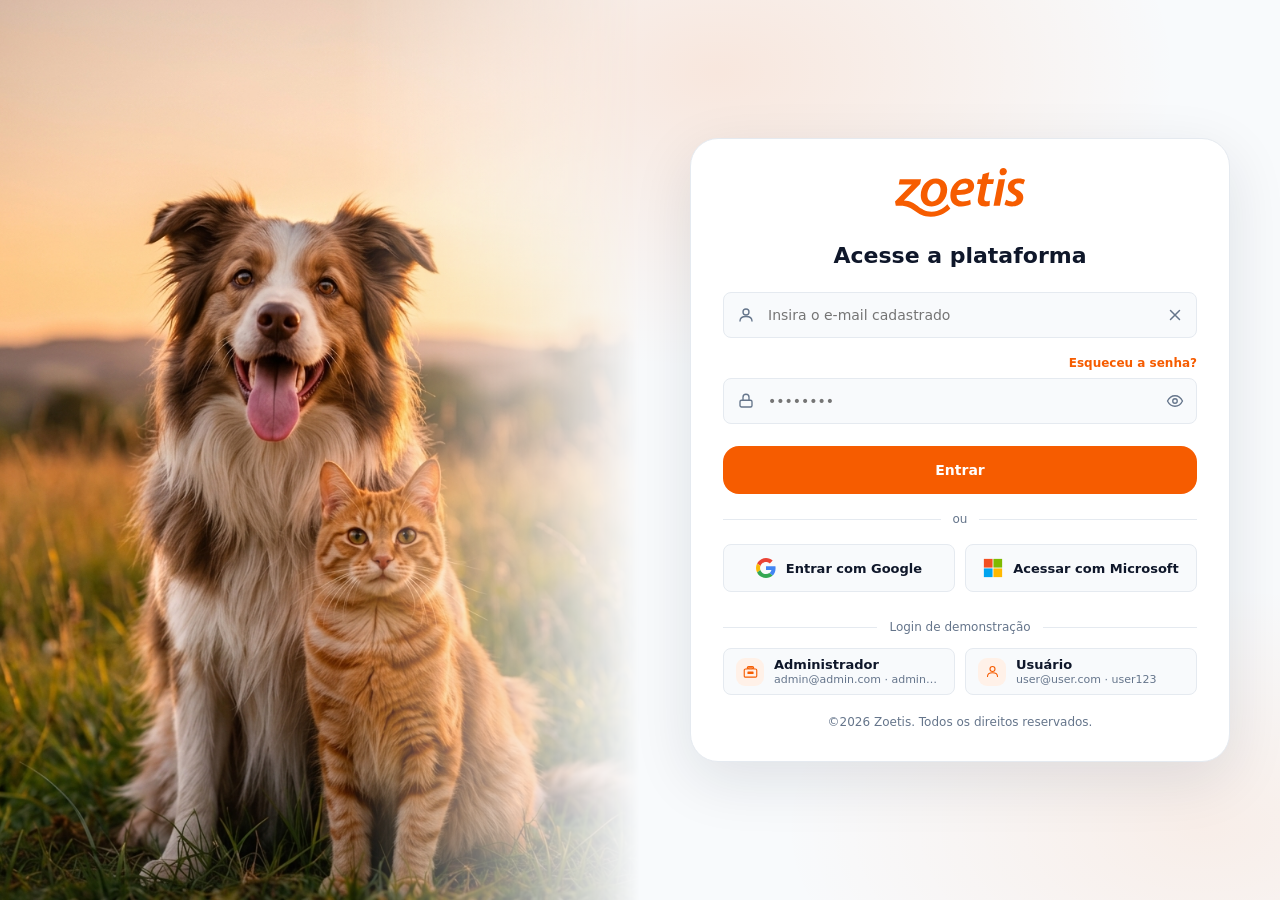
<file: index.html>
<!DOCTYPE html>
<html lang="pt-BR">

<head>
  <meta charset="UTF-8" />
  <meta name="viewport" content="width=device-width, initial-scale=1.0" />
  <title>BIPPER — Bem-vindo</title>
  <link rel="icon" type="image/png" href="shared/assets/logos/fav-icon.png">
  <link rel="stylesheet" href="shared/design-tokens.css">
  <link rel="stylesheet" href="shared/base-components.css">
  <link rel="stylesheet" href="shared/app-shell.css">
  <link rel="stylesheet" href="css/home-shell.css">
  <link rel="stylesheet" href="css/home-dashboard.css">
  <link rel="stylesheet" href="css/home-modals.css">
  <link rel="stylesheet" href="css/home-responsive.css">
  <script src="script.js" defer></script>
  <meta name="description" content="Redesign moderno da tela de boas-vindas do Portal BIPPER." />
</head>

<body>
  <div class="app-shell">
    <aside class="sidebar" id="sidebar" aria-label="Menu principal">
      <div class="brand" data-brands-url="shared/data/brands.json">
        <div class="brand__area" aria-label="Marca ativa">
          <button class="brand__logo-btn" type="button" aria-label="Selecionar marca" aria-haspopup="true"
            aria-expanded="false">
            <img src="shared/assets/logos/zoetis-dark.svg" alt="Zoetis" class="brand__logo" data-logo="dark">
          </button>
          <div class="brand-dropdown" role="menu" aria-label="Selecionar marca"></div>
        </div>
        <button class="brand__toggle" id="sidebarToggle" type="button" aria-label="Recolher menu"
          aria-expanded="true"><svg class="icon" viewBox="0 0 24 24" fill="none" stroke="currentColor"
            stroke-width="1.8" stroke-linecap="round" stroke-linejoin="round" aria-hidden="true">
            <path d="M4 7h16M4 12h16M4 17h16" />
          </svg></button>
      </div>
      <div data-shell-menu data-menu-url="config/menu.json"></div>
      <div class="theme-toggle" role="group" aria-label="Tema do portal">
        <button type="button" class="theme-toggle__btn" data-theme-choice="light" data-tooltip="Alternar para tema light" aria-label="Tema claro" aria-pressed="true">
          <svg class="icon" viewBox="0 0 24 24" fill="none" stroke="currentColor" stroke-width="1.8" stroke-linecap="round" stroke-linejoin="round" aria-hidden="true">
            <circle cx="12" cy="12" r="4"></circle>
            <path d="M12 2v2"></path>
            <path d="M12 20v2"></path>
            <path d="m4.93 4.93 1.41 1.41"></path>
            <path d="m17.66 17.66 1.41 1.41"></path>
            <path d="M2 12h2"></path>
            <path d="M20 12h2"></path>
            <path d="m6.34 17.66-1.41 1.41"></path>
            <path d="m19.07 4.93-1.41 1.41"></path>
          </svg>
        </button>
        <button type="button" class="theme-toggle__btn" data-theme-choice="dark" data-tooltip="Alternar para tema dark" aria-label="Tema escuro" aria-pressed="false">
          <svg class="icon" viewBox="0 0 24 24" fill="none" stroke="currentColor" stroke-width="1.8" stroke-linecap="round" stroke-linejoin="round" aria-hidden="true">
            <path d="M12 3a9 9 0 1 0 9 9 7 7 0 0 1-9-9Z"></path>
          </svg>
        </button>
      </div>
      <div class="sidebar-profile" aria-label="Perfil do usuário">
        <div class="avatar">BG</div>
        <div>
          <strong>Bárbara Gianazi</strong>
          <small>barbara.gianazi@upper.net.br</small>
        </div>
      </div>
    </aside>
    <button class="sidebar-overlay" id="sidebarOverlay" type="button" aria-label="Fechar menu"></button>
    <button class="guided-tip-overlay" id="customizeGuidedTipOverlay" type="button"
      aria-label="Fechar dica de configuração" hidden></button>

    <main class="main">
      <header class="topbar">
        <button class="mobile-menu" id="openMenu" type="button" aria-label="Abrir menu"><svg class="icon"
            viewBox="0 0 24 24" fill="none" stroke="currentColor" stroke-width="1.8" stroke-linecap="round"
            stroke-linejoin="round" aria-hidden="true">
            <path d="M4 7h16M4 12h16M4 17h16" />
          </svg></button>
        <!-- <div class="env-pill">Ambiente de qualidade</div> -->
        <div class="topbar-actions">
          <!-- <button class="icon-btn" type="button" aria-label="Notificações"><svg class="icon" viewBox="0 0 24 24"
              fill="none" stroke="currentColor" stroke-width="1.8" stroke-linecap="round" stroke-linejoin="round"
              aria-hidden="true">
              <path d="M18 8a6 6 0 0 0-12 0c0 7-3 7-3 9h18c0-2-3-2-3-9Z" />
              <path d="M10 21h4" />
            </svg><span class="notification-dot">3</span></button> -->
          <!-- <button class="icon-btn" id="openCustomizeAreas" type="button" aria-label="Personalizar dashboard"><svg
              class="icon" viewBox="0 0 24 24" fill="none" stroke="currentColor" stroke-width="1.8"
              stroke-linecap="round" stroke-linejoin="round" aria-hidden="true">
              <path d="M12 15.5A3.5 3.5 0 1 0 12 8a3.5 3.5 0 0 0 0 7.5Z" />
              <path
                d="M19.4 15a1.65 1.65 0 0 0 .33 1.82l.06.06a2 2 0 1 1-2.83 2.83l-.06-.06a1.65 1.65 0 0 0-1.82-.33 1.65 1.65 0 0 0-1 1.51V21a2 2 0 1 1-4 0v-.09a1.65 1.65 0 0 0-1-1.51 1.65 1.65 0 0 0-1.82.33l-.06.06a2 2 0 1 1-2.83-2.83l.06-.06A1.65 1.65 0 0 0 4.6 15a1.65 1.65 0 0 0-1.51-1H3a2 2 0 1 1 0-4h.09a1.65 1.65 0 0 0 1.51-1 1.65 1.65 0 0 0-.33-1.82l-.06-.06a2 2 0 1 1 2.83-2.83l.06.06A1.65 1.65 0 0 0 8.92 4a1.65 1.65 0 0 0 1-1.51V2a2 2 0 1 1 4 0v.09a1.65 1.65 0 0 0 1 1.51 1.65 1.65 0 0 0 1.82-.33l.06-.06a2 2 0 1 1 2.83 2.83l-.06.06A1.65 1.65 0 0 0 19.4 9c.14.44.5.8.94.94H21a2 2 0 1 1 0 4h-.09a1.65 1.65 0 0 0-1.51 1Z" />
            </svg></button> -->
          <div class="guided-tip" id="customizeGuidedTip" role="status" aria-live="polite" hidden>
            <button class="guided-tip__close" id="customizeGuidedTipClose" type="button"
              aria-label="Fechar dica de configuração">
              <svg class="icon" viewBox="0 0 24 24" fill="none" stroke="currentColor" stroke-width="2"
                stroke-linecap="round" stroke-linejoin="round" aria-hidden="true">
                <path d="M6 6l12 12M18 6 6 18" />
              </svg>
            </button>
            <strong>Boas vindas ocultas</strong>
            <span>Use esta engrenagem para reexibir o módulo quando quiser.</span>
          </div>
          <div class="profile" aria-label="Perfil do usuário">
            <div class="avatar">BG</div>
            <div><strong>Bárbara Gianazi</strong><small>barbara.gianazi@upper.net.br</small></div>
          </div>
        </div>
      </header>

      <section class="content">
        <div class="hero-grid">
          <section class="hero" data-dashboard-area="welcome" aria-labelledby="welcome-title">
            <div class="hero__content">
              <span class="eyebrow"><svg class="icon-xs"  style="color: #087985" viewBox="0 0 24 24" fill="none" stroke="currentColor"
                  stroke-width="1.8" stroke-linecap="round" stroke-linejoin="round" aria-hidden="true">
                  <path d="M12 2l1.9 6.1L20 10l-6.1 1.9L12 18l-1.9-6.1L4 10l6.1-1.9L12 2Z" />
                  <path d="m19 16 .8 2.2L22 19l-2.2.8L19 22l-.8-2.2L16 19l2.2-.8L19 16Z" />
                </svg> Painel de gestão atualizado há 2 min</span>
              <h1 id="welcome-title">Boa tarde, Bárbara! 👋</h1>
              <p>Centralize o acesso aos módulos, acompanhe pendências importantes e retome suas atividades com menos
                cliques. A página agora prioriza ação rápida, contexto e leitura visual.</p>
              <div class="hero-actions">
                <!-- Btn "Continuar de onde parei" removido para atender ao que foi implementado -->
                <!-- <button class="btn btn-primary" type="button">Continuar de onde parei <svg class="icon-xs"
                    viewBox="0 0 24 24" fill="none" stroke="currentColor" stroke-width="1.8" stroke-linecap="round"
                    stroke-linejoin="round" aria-hidden="true">
                    <path d="M5 12h14" />
                    <path d="m13 6 6 6-6 6" />
                  </svg></button> -->
                <button class="btn btn-secondary" id="openCustomizeAreasHero" type="button">Configurar
                  visualização</button>
                <button class="btn btn-secondary" type="button">Ver novidades</button>
              </div>
            </div>
          </section>

          <aside class="quick-stack" data-dashboard-area="quick" aria-label="Atalhos frequentes">
            <div class="quick-stack__header">
              <h2>Acessos rápidos</h2>
              <button class="info-tip" type="button" data-tooltip="Favoritos arrastáveis para retomar módulos com menos cliques." aria-label="Sobre este card"><svg class="icon" viewBox="0 0 24 24" fill="none" stroke="currentColor" stroke-width="1.8" stroke-linecap="round" stroke-linejoin="round" aria-hidden="true"><circle cx="12" cy="12" r="9"></circle><path d="M12 11v5"></path><path d="M12 8h.01"></path></svg></button>
            </div>
            <div class="quick-stack__body" id="quickStackBody">
              <div class="quick-stack__viewport">
                <div class="quick-empty-state" id="quickEmptyState">
                  <span class="quick-empty-state__icon" aria-hidden="true">
                    <svg class="icon" viewBox="0 0 24 24" fill="none" stroke="currentColor" stroke-width="1.8"
                      stroke-linecap="round" stroke-linejoin="round">
                      <path d="m12 17.3-5.2 3 1.4-5.9L3.5 10l6.1-.5L12 4l2.4 5.5 6.1.5-4.7 4.4 1.4 5.9z" />
                    </svg>
                  </span>
                  <strong>Nenhum módulo favoritado</strong>
                  <small>Use a estrela nos módulos abaixo para montar seus acessos rápidos.</small>
                </div>
                <div class="quick-list" id="quickList" aria-live="polite"></div>
              </div>
            </div>
          </aside>
        </div>

        <section class="metrics-grid" data-dashboard-area="metrics" aria-label="Resumo operacional">
          <article class="metric-card" style="--accent:#ff6b00; --soft:#fff1e8;">
            <div>
              <h3>Tarefas pendentes</h3><strong>12</strong>
              <p><span class="trend">3 urgentes</span> para hoje</p>
            </div>
            <div class="metric-icon"><svg class="icon" viewBox="0 0 24 24" fill="none" stroke="currentColor"
                stroke-width="1.8" stroke-linecap="round" stroke-linejoin="round" aria-hidden="true">
                <path d="M9 11l2 2 4-5" />
                <path d="M20 12v7a2 2 0 0 1-2 2H6a2 2 0 0 1-2-2V5a2 2 0 0 1 2-2h9" />
              </svg></div>
          </article>
          <article class="metric-card warning" style="--accent:#2563eb; --soft:#eaf2ff;">
            <div>
              <h3>Projetos ativos</h3><strong>8</strong>
              <p><span class="trend">2 atrasados</span> em revisão</p>
            </div>
            <div class="metric-icon"><svg class="icon" viewBox="0 0 24 24" fill="none" stroke="currentColor"
                stroke-width="1.8" stroke-linecap="round" stroke-linejoin="round" aria-hidden="true">
                <path d="M3 6a2 2 0 0 1 2-2h5l2 2h7a2 2 0 0 1 2 2v10a2 2 0 0 1-2 2H5a2 2 0 0 1-2-2V6Z" />
              </svg></div>
          </article>
          <article class="metric-card" style="--accent:#10b981; --soft:#e7fff5;">
            <div>
              <h3>Análises no mês</h3><strong>24</strong>
              <p><span class="trend">↑ 18%</span> vs mês anterior</p>
            </div>
            <div class="metric-icon"><svg class="icon" viewBox="0 0 24 24" fill="none" stroke="currentColor"
                stroke-width="1.8" stroke-linecap="round" stroke-linejoin="round" aria-hidden="true">
                <path d="M4 20V10" />
                <path d="M10 20V4" />
                <path d="M16 20v-7" />
                <path d="M22 20V8" />
              </svg></div>
          </article>
          <article class="metric-card warning" style="--accent:#ef4444; --soft:#fef2f2;">
            <div>
              <h3>Alertas críticos</h3><strong>3</strong>
              <p><span class="trend">Requerem atenção</span></p>
            </div>
            <div class="metric-icon"><svg class="icon" viewBox="0 0 24 24" fill="none" stroke="currentColor"
                stroke-width="1.8" stroke-linecap="round" stroke-linejoin="round" aria-hidden="true">
                <path d="M18 8a6 6 0 0 0-12 0c0 7-3 7-3 9h18c0-2-3-2-3-9Z" />
                <path d="M10 21h4" />
              </svg></div>
          </article>
        </section>

        <div class="toolbar" role="region" aria-label="Filtros de módulos">
          <label class="search-box">
            <svg class="icon" viewBox="0 0 24 24" fill="none" stroke="currentColor" stroke-width="1.8"
              stroke-linecap="round" stroke-linejoin="round" aria-hidden="true">
              <circle cx="11" cy="11" r="7" />
              <path d="m20 20-3.5-3.5" />
            </svg>
            <input id="moduleSearch" type="search" placeholder="Buscar módulo, área ou funcionalidade..."
              autocomplete="off" />
          </label>
          <div class="toggle-group">
            <span>Listar módulos</span>
            <label class="switch" aria-label="Listar módulos sem agrupamento por categoria">
              <input id="categoryToggle" type="checkbox" />
              <span class="slider"></span>
            </label>
          </div>
          <!-- Btn removido para atender ao que foi implementado -->
          <!-- <button class="btn btn-secondary" type="button"><svg class="icon-xs" viewBox="0 0 24 24" fill="none"
              stroke="currentColor" stroke-width="1.8" stroke-linecap="round" stroke-linejoin="round"
              aria-hidden="true">
              <path d="M12 15.5A3.5 3.5 0 1 0 12 8a3.5 3.5 0 0 0 0 7.5Z" />
              <path
                d="M19.4 15a1.65 1.65 0 0 0 .33 1.82l.06.06a2 2 0 1 1-2.83 2.83l-.06-.06a1.65 1.65 0 0 0-1.82-.33 1.65 1.65 0 0 0-1 1.51V21a2 2 0 1 1-4 0v-.09a1.65 1.65 0 0 0-1-1.51 1.65 1.65 0 0 0-1.82.33l-.06.06a2 2 0 1 1-2.83-2.83l.06-.06A1.65 1.65 0 0 0 4.6 15a1.65 1.65 0 0 0-1.51-1H3a2 2 0 1 1 0-4h.09a1.65 1.65 0 0 0 1.51-1 1.65 1.65 0 0 0-.33-1.82l-.06-.06a2 2 0 1 1 2.83-2.83l.06.06A1.65 1.65 0 0 0 8.92 4a1.65 1.65 0 0 0 1-1.51V2a2 2 0 1 1 4 0v.09a1.65 1.65 0 0 0 1 1.51 1.65 1.65 0 0 0 1.82-.33l.06-.06a2 2 0 1 1 2.83 2.83l-.06.06A1.65 1.65 0 0 0 19.4 9c.14.44.5.8.94.94H21a2 2 0 1 1 0 4h-.09a1.65 1.65 0 0 0-1.51 1Z" />
            </svg></button> -->
        </div>

        <div class="filter-panel" id="filters" aria-label="Categorias">
          <button class="filter-chip is-active" data-filter="all">Todas<span>14</span></button>
          <button class="filter-chip" data-filter="Gestão">Gestão<span>5</span></button><button class="filter-chip"
            data-filter="Comercial">Comercial<span>3</span></button><button class="filter-chip"
            data-filter="Marketing">Marketing<span>2</span></button><button class="filter-chip"
            data-filter="Operações">Operações<span>2</span></button><button class="filter-chip"
            data-filter="Financeiro">Financeiro<span>1</span></button><button class="filter-chip"
            data-filter="Inteligência">Inteligência<span>1</span></button>
        </div>

        <div class="section-title">
          <div>
            <h2 id="areasSectionTitle"></h2>
            <p id="areasSectionSubtitle"></p>
          </div>
          <!-- <a href="#" class="open-link">Ver mapa completo <svg class="icon-xs" viewBox="0 0 24 24" fill="none"
              stroke="currentColor" stroke-width="1.8" stroke-linecap="round" stroke-linejoin="round"
              aria-hidden="true">
              <path d="M5 12h14" />
              <path d="m13 6 6 6-6 6" />
            </svg></a> -->
        </div>

        <section class="cards-layout category-mode" id="areasGrid" aria-live="polite">

          <article class="area-card" data-category="Gestão"
            data-search="gestão administração auditoria plano de ação projetos remuneração"
            style="--accent:#ff6b00; --soft:#fff1e8;">
            <div class="area-card__top">
              <div class="area-card__icon"><svg class="icon" viewBox="0 0 24 24" fill="none" stroke="currentColor"
                  stroke-width="1.8" stroke-linecap="round" stroke-linejoin="round" aria-hidden="true">
                  <path d="M9 4h6a2 2 0 0 1 2 2v1H7V6a2 2 0 0 1 2-2Z" />
                  <path d="M7 6H5a2 2 0 0 0-2 2v11a2 2 0 0 0 2 2h14a2 2 0 0 0 2-2V8a2 2 0 0 0-2-2h-2" />
                  <path d="M8 12h8M8 16h5" />
                </svg></div>
            </div>
            <div class="module-name">
              <h3>Gestão</h3>
              <span class="number-modules">5 módulos</span>
            </div>
            <p>Controle estratégico, cadastros, auditorias e governança.</p>
            <ul class="module-list">
              <li class="module-item" data-module-id="gestao-administracao" data-module-name="Administração"
                data-module-description="Gerencie cadastros, acessos e configurações gerais.">
                <div class="module-item__content"><span>Administração</span><small>Gerencie cadastros, acessos e
                    configurações gerais.</small></div>
                <button class="favorite-btn module-favorite-btn" aria-label="Favoritar Administração"
                  aria-pressed="false" type="button">☆</button>
              </li>
              <li class="module-item" data-module-id="gestao-auditoria" data-module-name="Auditoria"
                data-module-description="Monitore auditorias, registros e conformidade.">
                <div class="module-item__content"><span>Auditoria</span><small>Monitore auditorias, registros e
                    conformidade.</small></div>
                <button class="favorite-btn module-favorite-btn" aria-label="Favoritar Auditoria" aria-pressed="false"
                  type="button">☆</button>
              </li>
              <li class="module-item" data-module-id="gestao-plano-acao" data-module-name="Plano de Ação"
                data-module-description="Gerencie metas, tarefas e prazos.">
                <div class="module-item__content"><span>Plano de Ação</span><small>Gerencie metas, tarefas e
                    prazos.</small></div>
                <button class="favorite-btn module-favorite-btn" aria-label="Favoritar Plano de Ação"
                  aria-pressed="false" type="button">☆</button>
              </li>
              <li class="more">
                <button class="more-modules-btn" id="openGestaoModules" type="button"
                  aria-label="Ver todos os módulos de Gestão">
                  <span class="more-modules-btn__content"><span>+ 2 módulo(s)</span><small>Disponíveis na
                      categoria</small></span>
                  <svg class="icon-xs" viewBox="0 0 24 24" fill="none" stroke="currentColor" stroke-width="1.8"
                    stroke-linecap="round" stroke-linejoin="round" aria-hidden="true">
                    <path d="M5 12h14" />
                    <path d="m13 6 6 6-6 6" />
                  </svg>
                </button>
              </li>
            </ul>
          </article>

          <article class="area-card" data-category="Comercial"
            data-search="comercial crm solicitações loja catalogo catálogo produtos brindes personalizados"
            style="--accent:#2563eb; --soft:#eaf2ff;">
            <div class="area-card__top">
              <div class="area-card__icon"><svg class="icon" viewBox="0 0 24 24" fill="none" stroke="currentColor"
                  stroke-width="1.8" stroke-linecap="round" stroke-linejoin="round" aria-hidden="true">
                  <path d="M8.5 12.5 11 10l2 2 2.5-2.5" />
                  <path d="m6.5 14.5 2 2a2 2 0 0 0 2.8 0l.7-.7.7.7a2 2 0 0 0 2.8 0l2-2" />
                  <path d="M4 10l3-3h4l1 1 1-1h4l3 3" />
                </svg></div>
            </div>
            <div class="module-name">
              <h3>Comercial</h3>
              <span class="number-modules">3 módulos</span>
            </div>
            <p>Clientes, oportunidades, solicitações e relacionamento.</p>
            <ul class="module-list">
              <li class="module-item" data-module-id="comercial-crm" data-module-name="CRM"
                data-module-description="Gerencie clientes e oportunidades comerciais.">
                <div class="module-item__content"><span>CRM</span><small>Gerencie clientes e oportunidades
                    comerciais.</small></div>
                <button class="favorite-btn module-favorite-btn" aria-label="Favoritar CRM" aria-pressed="false"
                  type="button">☆</button>
              </li>
              <li class="module-item" data-module-id="comercial-solicitacoes" data-module-name="Solicitações"
                data-module-description="Gerencie demandas e solicitações.">
                <div class="module-item__content"><span>Solicitações</span><small>Gerencie demandas e
                    solicitações.</small></div>
                <button class="favorite-btn module-favorite-btn" aria-label="Favoritar Solicitações"
                  aria-pressed="false" type="button">☆</button>
              </li>
              <li class="module-item" data-module-id="comercial-loja" data-module-name="Loja"
                data-module-description="Acesse catálogo, produtos e brindes personalizados."
                data-module-route="/loja/">
                <div class="module-item__content"><span>Loja</span><small>Acesse catálogo, produtos e brindes
                    personalizados.</small></div>
                <button class="favorite-btn module-favorite-btn" aria-label="Favoritar Loja" aria-pressed="false"
                  type="button">☆</button>
              </li>
            </ul>
          </article>

          <article class="area-card" data-category="Marketing" data-search="marketing campanha marketing eventos"
            style="--accent:#db2777; --soft:#fdf2f8;">
            <div class="area-card__top">
              <div class="area-card__icon"><svg class="icon" viewBox="0 0 24 24" fill="none" stroke="currentColor"
                  stroke-width="1.8" stroke-linecap="round" stroke-linejoin="round" aria-hidden="true">
                  <path d="M4 13h3l9 4V7L7 11H4v2Z" />
                  <path d="M7 13v4a2 2 0 0 0 2 2h1" />
                  <path d="M18 9.5a3 3 0 0 1 0 5" />
                </svg></div>
            </div>
            <div class="module-name">
              <h3>Marketing</h3>
              <span class="number-modules">2 módulos</span>
            </div>
            <p>Campanhas, eventos e materiais para execução em campo.</p>
            <ul class="module-list">
              <li class="module-item" data-module-id="marketing-campanha" data-module-name="Campanha Marketing"
                data-module-description="Gerencie campanhas e programas promocionais.">
                <div class="module-item__content"><span>Campanha Marketing</span><small>Gerencie campanhas e programas
                    promocionais.</small></div>
                <button class="favorite-btn module-favorite-btn" aria-label="Favoritar Campanha Marketing"
                  aria-pressed="false" type="button">☆</button>
              </li>
              <li class="module-item" data-module-id="marketing-eventos" data-module-name="Eventos"
                data-module-description="Planeje ações e desenvolvimento.">
                <div class="module-item__content"><span>Eventos</span><small>Planeje ações e desenvolvimento.</small>
                </div>
                <button class="favorite-btn module-favorite-btn" aria-label="Favoritar Eventos" aria-pressed="false"
                  type="button">☆</button>
              </li>
            </ul>
          </article>

          <article class="area-card" data-category="Operações" data-search="operações mapeamento treinamentos"
            style="--accent:#7c3aed; --soft:#f1ecff;">
            <div class="area-card__top">
              <div class="area-card__icon"><svg class="icon" viewBox="0 0 24 24" fill="none" stroke="currentColor"
                  stroke-width="1.8" stroke-linecap="round" stroke-linejoin="round" aria-hidden="true">
                  <circle cx="12" cy="12" r="9" />
                  <path d="m15.5 8.5-2.3 4.7-4.7 2.3 2.3-4.7 4.7-2.3Z" />
                </svg></div>
            </div>
            <div class="module-name">
              <h3>Operações</h3>
              <span class="number-modules">2 módulos</span>
            </div>
            <p>Mapeamento territorial, treinamentos e processos operacionais.</p>
            <ul class="module-list">
              <li class="module-item" data-module-id="operacoes-mapeamento" data-module-name="Mapeamento"
                data-module-description="Analise regiões e potencial de mercado.">
                <div class="module-item__content"><span>Mapeamento</span><small>Analise regiões e potencial de
                    mercado.</small></div>
                <button class="favorite-btn module-favorite-btn" aria-label="Favoritar Mapeamento" aria-pressed="false"
                  type="button">☆</button>
              </li>
              <li class="module-item" data-module-id="operacoes-treinamentos" data-module-name="Treinamentos"
                data-module-description="Centralize materiais e documentos.">
                <div class="module-item__content"><span>Treinamentos</span><small>Centralize materiais e
                    documentos.</small></div>
                <button class="favorite-btn module-favorite-btn" aria-label="Favoritar Treinamentos"
                  aria-pressed="false" type="button">☆</button>
              </li>
            </ul>
          </article>

          <article class="area-card" data-category="Financeiro" data-search="financeiro pagamentos"
            style="--accent:#10b981; --soft:#e7fff5;">
            <div class="area-card__top">
              <div class="area-card__icon"><svg class="icon" viewBox="0 0 24 24" fill="none" stroke="currentColor"
                  stroke-width="1.8" stroke-linecap="round" stroke-linejoin="round" aria-hidden="true">
                  <path d="M4 7h15a1 1 0 0 1 1 1v11a2 2 0 0 1-2 2H5a2 2 0 0 1-2-2V8a1 1 0 0 1 1-1Z" />
                  <path d="M17 12h4v5h-4a2.5 2.5 0 0 1 0-5Z" />
                  <path d="M6 7V5a2 2 0 0 1 2-2h9" />
                </svg></div>
            </div>
            <div class="module-name">
              <h3>Financeiro</h3>
              <span class="number-modules">1 módulo</span>
            </div>
            <p>Pagamentos, vencimentos, controles e movimentações.</p>
            <ul class="module-list">
              <li class="module-item" data-module-id="financeiro-pagamentos" data-module-name="Pagamentos"
                data-module-description="Controle pagamentos e vencimentos.">
                <div class="module-item__content"><span>Pagamentos</span><small>Controle pagamentos e
                    vencimentos.</small></div>
                <button class="favorite-btn module-favorite-btn" aria-label="Favoritar Pagamentos" aria-pressed="false"
                  type="button">☆</button>
              </li>
            </ul>
          </article>

          <article class="area-card" data-category="Inteligência" data-search="inteligência dashboards"
            style="--accent:#00a7b5; --soft:#e8fbfd;">
            <div class="area-card__top">
              <div class="area-card__icon"><svg class="icon" viewBox="0 0 24 24" fill="none" stroke="currentColor"
                  stroke-width="1.8" stroke-linecap="round" stroke-linejoin="round" aria-hidden="true">
                  <path d="M4 20V10" />
                  <path d="M10 20V4" />
                  <path d="M16 20v-7" />
                  <path d="M22 20V8" />
                </svg></div>
            </div>
            <div class="module-name">
              <h3>Inteligência</h3>
              <span class="number-modules">1 módulo</span>
            </div>

            <p>Indicadores, dashboards e análises gerenciais.</p>
            <ul class="module-list">
              <li class="module-item" data-module-id="inteligencia-dashboards" data-module-name="Dashboards"
                data-module-description="Visualize indicadores em painéis.">
                <div class="module-item__content"><span>Dashboards</span><small>Visualize indicadores em
                    painéis.</small></div>
                <button class="favorite-btn module-favorite-btn" aria-label="Favoritar Dashboards" aria-pressed="false"
                  type="button">☆</button>
              </li>
            </ul>
          </article>

        </section>

        <section class="insights-grid">
          <article class="summary-card">
            <div class="section-title" style="margin:0 0 14px">
              <div>
                <h2>Indicadores de desempenho</h2>
              </div><div style="display:flex;align-items:center;gap:10px"><button class="filter-chip" type="button">Este mês</button><button class="info-tip" type="button" data-tooltip="Visão rápida dos principais sinais de negócio." aria-label="Sobre este card"><svg class="icon" viewBox="0 0 24 24" fill="none" stroke="currentColor" stroke-width="1.8" stroke-linecap="round" stroke-linejoin="round" aria-hidden="true"><circle cx="12" cy="12" r="9"></circle><path d="M12 11v5"></path><path d="M12 8h.01"></path></svg></button></div>
            </div>
            <div class="performance">
              <div class="metric-card" style="--accent:#10b981; --soft:#e7fff5; min-height:164px;">
                <div>
                  <h3>Receita</h3><strong>R$ 2,48M</strong>
                  <p><span class="trend">↑ 12,5%</span></p>
                  <div class="mini-chart"><svg viewBox="0 0 220 54" preserveAspectRatio="none">
                      <path d="M2 45 L32 28 L58 34 L88 19 L116 25 L146 13 L178 22 L218 8" fill="none"
                        stroke="currentColor" stroke-width="3" />
                    </svg></div>
                </div>
              </div>
              <div class="metric-card" style="--accent:#2563eb; --soft:#eaf2ff; min-height:164px;">
                <div>
                  <h3>Novos clientes</h3><strong>148</strong>
                  <p><span class="trend">↑ 8,3%</span></p>
                  <div class="mini-chart"><svg viewBox="0 0 220 54" preserveAspectRatio="none">
                      <path d="M2 42 L34 30 L62 35 L94 24 L122 18 L152 28 L184 19 L218 13" fill="none"
                        stroke="currentColor" stroke-width="3" />
                    </svg></div>
                </div>
              </div>
              <div class="metric-card" style="--accent:#7c3aed; --soft:#f1ecff; min-height:164px;">
                <div>
                  <h3>Satisfação</h3><strong>87</strong>
                  <p><span class="trend">↑ 5,2%</span></p>
                  <div class="mini-chart"><svg viewBox="0 0 220 54" preserveAspectRatio="none">
                      <path d="M2 41 L30 26 L56 31 L86 20 L116 15 L150 27 L180 18 L218 10" fill="none"
                        stroke="currentColor" stroke-width="3" />
                    </svg></div>
                </div>
              </div>
            </div>
          </article>

          <aside class="summary-card">
            <div class="section-title" style="margin:0 0 14px">
              <div>
                <h2>Agenda do dia</h2>
                <p id="agendaDayLabel">Próximos compromissos e follow-ups.</p>
              </div>
              <div class="agenda-actions">
                <button class="btn btn-secondary btn-sm" id="openEventModal" type="button">Adicionar evento</button>
                <button class="open-link open-link--button" id="openCalendarModal" type="button">Ver calendário <svg
                    class="icon-xs" viewBox="0 0 24 24" fill="none" stroke="currentColor" stroke-width="1.8"
                    stroke-linecap="round" stroke-linejoin="round" aria-hidden="true">
                    <path d="M5 12h14" />
                    <path d="m13 6 6 6-6 6" />
                  </svg></button>
                <button class="info-tip" type="button" data-tooltip="Próximos compromissos e follow-ups." aria-label="Sobre este card"><svg class="icon" viewBox="0 0 24 24" fill="none" stroke="currentColor" stroke-width="1.8" stroke-linecap="round" stroke-linejoin="round" aria-hidden="true"><circle cx="12" cy="12" r="9"></circle><path d="M12 11v5"></path><path d="M12 8h.01"></path></svg></button>
              </div>
            </div>
            <ol class="agenda-list" id="agendaList"></ol>
          </aside>

          <aside class="summary-card workflow-approval" id="workflowApprovalCard" data-dashboard-area="approvals">
            <div class="section-title" style="margin:0 0 14px">
              <div>
                <h2>Aprovações pendentes</h2>
              </div><button class="info-tip" type="button" data-tooltip="Visualize quais solicitações estão aguardando sua aprovação." aria-label="Sobre este card"><svg class="icon" viewBox="0 0 24 24" fill="none" stroke="currentColor" stroke-width="1.8" stroke-linecap="round" stroke-linejoin="round" aria-hidden="true"><circle cx="12" cy="12" r="9"></circle><path d="M12 11v5"></path><path d="M12 8h.01"></path></svg></button>
            </div>

            <div class="toolbar workflow-approval__toolbar" role="region" aria-label="Filtros de aprovação">
              <div class="workflow-approval__filter-row">
                <div class="filter-panel" id="workflowApprovalFilters" aria-label="Filtros de status da aprovação">
                  <button class="filter-chip is-active" data-workflow-filter="all" type="button">Todos</button>
                  <button class="filter-chip" data-workflow-filter="onTime" type="button">No prazo</button>
                  <button class="filter-chip" data-workflow-filter="attention" type="button">Atenção</button>
                  <button class="filter-chip" data-workflow-filter="critical" type="button">Críticos</button>
                </div>
                <button class="btn btn-secondary btn-sm workflow-approval__clear" id="workflowApprovalClearFilters"
                  type="button" hidden><svg xmlns="http://www.w3.org/2000/svg" width="24" height="24"
                    viewBox="0 0 24 24" fill="none" stroke="currentColor" stroke-width="2" stroke-linecap="round"
                    stroke-linejoin="round" class="lucide lucide-eraser-icon lucide-eraser">
                    <path
                      d="M21 21H8a2 2 0 0 1-1.42-.587l-3.994-3.999a2 2 0 0 1 0-2.828l10-10a2 2 0 0 1 2.829 0l5.999 6a2 2 0 0 1 0 2.828L12.834 21" />
                    <path d="m5.082 11.09 8.828 8.828" />
                  </svg>Limpar filtros</button>

                <div class="workflow-approval__compact-actions">
                  <div class="workflow-approval__search-wrap">
                    <button class="icon-btn workflow-approval__search-toggle" id="workflowApprovalSearchToggle"
                      type="button" aria-label="Abrir busca" aria-expanded="false"
                      aria-controls="workflowApprovalSearchPanel">
                      <svg class="icon" viewBox="0 0 24 24" fill="none" stroke="currentColor" stroke-width="1.8"
                        stroke-linecap="round" stroke-linejoin="round" aria-hidden="true">
                        <circle cx="11" cy="11" r="7" />
                        <path d="m20 20-3.5-3.5" />
                      </svg>
                    </button>
                    <div class="workflow-approval__search-panel" id="workflowApprovalSearchPanel" hidden>
                      <label class="search-box">
                        <svg class="icon" viewBox="0 0 24 24" fill="none" stroke="currentColor" stroke-width="1.8"
                          stroke-linecap="round" stroke-linejoin="round" aria-hidden="true">
                          <circle cx="11" cy="11" r="7" />
                          <path d="m20 20-3.5-3.5" />
                        </svg>
                        <input id="workflowApprovalSearch" type="search"
                          placeholder="Buscar workflow, estado ou ação..." autocomplete="off" />
                      </label>
                    </div>
                  </div>
                  <div class="workflow-approval__menu-wrap">
                    <button class="icon-btn workflow-approval__menu-toggle" id="workflowApprovalMenuToggle"
                      type="button" aria-label="Abrir filtros avançados" aria-expanded="false"
                      aria-controls="workflowApprovalMenu">
                      <svg class="icon" viewBox="0 0 24 24" fill="none" stroke="currentColor" stroke-width="1.8"
                        stroke-linecap="round" stroke-linejoin="round" aria-hidden="true">
                        <circle cx="5" cy="12" r="1"></circle>
                        <circle cx="12" cy="12" r="1"></circle>
                        <circle cx="19" cy="12" r="1"></circle>
                      </svg>
                    </button>
                    <div class="workflow-approval__menu" id="workflowApprovalMenu" hidden>
                      <label class="workflow-approval__sort">
                        <span>Ordenar por</span>
                        <select id="workflowApprovalSort" aria-label="Ordenar aprovações">
                          <option value="all">Todas</option>
                          <option value="recent">Mais recentes</option>
                          <option value="oldest">Mais antigos</option>
                          <option value="az">Ordem de A a Z</option>
                          <option value="waiting">Maior tempo aguardando</option>
                        </select>
                      </label>
                      <label class="workflow-approval__sort">
                        <span>Campanha</span>
                        <select id="workflowApprovalCampaign" aria-label="Filtrar aprovações por campanha">
                          <option value="all">Todas</option>
                        </select>
                      </label>
                    </div>
                  </div>
                </div>

              </div>
            </div>

            <ul class="workflow-approval__list" id="workflowApprovalList" aria-live="polite"></ul>
          </aside>

          <article class="summary-card">
            <div class="section-title" style="margin:0 0 14px">
              <div>
                <h2>Atividades recentes</h2>
              </div><div style="display:flex;align-items:center;gap:10px"><a class="open-link" href="#">Ver todas <svg class="icon-xs" viewBox="0 0 24 24" fill="none"
                  stroke="currentColor" stroke-width="1.8" stroke-linecap="round" stroke-linejoin="round"
                  aria-hidden="true">
                  <path d="M5 12h14" />
                  <path d="m13 6 6 6-6 6" />
                </svg></a><button class="info-tip" type="button" data-tooltip="Últimas movimentações relevantes no portal." aria-label="Sobre este card"><svg class="icon" viewBox="0 0 24 24" fill="none" stroke="currentColor" stroke-width="1.8" stroke-linecap="round" stroke-linejoin="round" aria-hidden="true"><circle cx="12" cy="12" r="9"></circle><path d="M12 11v5"></path><path d="M12 8h.01"></path></svg></button></div>
            </div>
            <ul class="activity-list">
              <li><span class="activity-icon" style="--accent:#ff6b00; --soft:#fff1e8"><svg class="icon"
                    viewBox="0 0 24 24" fill="none" stroke="currentColor" stroke-width="1.8" stroke-linecap="round"
                    stroke-linejoin="round" aria-hidden="true">
                    <path d="M3 6a2 2 0 0 1 2-2h5l2 2h7a2 2 0 0 1 2 2v10a2 2 0 0 1-2 2H5a2 2 0 0 1-2-2V6Z" />
                  </svg></span>
                <div><strong>Projeto “Lançamento Q3” atualizado</strong><br><small>Há 15 minutos</small></div>
              </li>
              <li><span class="activity-icon" style="--accent:#2563eb; --soft:#eaf2ff"><svg class="icon"
                    viewBox="0 0 24 24" fill="none" stroke="currentColor" stroke-width="1.8" stroke-linecap="round"
                    stroke-linejoin="round" aria-hidden="true">
                    <path d="M8.5 12.5 11 10l2 2 2.5-2.5" />
                    <path d="m6.5 14.5 2 2a2 2 0 0 0 2.8 0l.7-.7.7.7a2 2 0 0 0 2.8 0l2-2" />
                    <path d="M4 10l3-3h4l1 1 1-1h4l3 3" />
                  </svg></span>
                <div><strong>Novo cliente cadastrado: Agropecuária Boa Vista</strong><br><small>Há 1 hora</small></div>
              </li>
              <li><span class="activity-icon" style="--accent:#10b981; --soft:#e7fff5"><svg class="icon"
                    viewBox="0 0 24 24" fill="none" stroke="currentColor" stroke-width="1.8" stroke-linecap="round"
                    stroke-linejoin="round" aria-hidden="true">
                    <path d="M4 7h15a1 1 0 0 1 1 1v11a2 2 0 0 1-2 2H5a2 2 0 0 1-2-2V8a1 1 0 0 1 1-1Z" />
                    <path d="M17 12h4v5h-4a2.5 2.5 0 0 1 0-5Z" />
                    <path d="M6 7V5a2 2 0 0 1 2-2h9" />
                  </svg></span>
                <div><strong>Pagamento processado: R$ 12.450,00</strong><br><small>Há 2 horas</small></div>
              </li>
              <li><span class="activity-icon" style="--accent:#7c3aed; --soft:#f1ecff"><svg class="icon"
                    viewBox="0 0 24 24" fill="none" stroke="currentColor" stroke-width="1.8" stroke-linecap="round"
                    stroke-linejoin="round" aria-hidden="true">
                    <path d="M4 20V10" />
                    <path d="M10 20V4" />
                    <path d="M16 20v-7" />
                    <path d="M22 20V8" />
                  </svg></span>
                <div><strong>Relatório de vendas gerado</strong><br><small>Há 3 horas</small></div>
              </li>
            </ul>
          </article>
        </section>

        <footer class="footer">
          <span>© 2026 UPPER - Todos os direitos reservados.</span>
          <span><a href="#">Privacidade</a><a href="#">Termos de uso</a><a href="#">Suporte</a></span>
        </footer>
      </section>
    </main>
  </div>

  <div class="favorite-modal favorite-modal--customize is-positive" id="customizeAreasModal" aria-hidden="true">
    <div class="favorite-modal__backdrop" data-close-customize-modal></div>
    <div class="favorite-modal__dialog" role="dialog" aria-modal="true" aria-labelledby="customizeAreasModalTitle">
      <button class="favorite-modal__close" id="customizeAreasModalClose" type="button"
        aria-label="Fechar personalização de áreas">
        <svg class="icon" viewBox="0 0 24 24" fill="none" stroke="currentColor" stroke-width="2" stroke-linecap="round"
          stroke-linejoin="round" aria-hidden="true">
          <path d="M6 6l12 12M18 6 6 18" />
        </svg>
      </button>
      <span class="favorite-modal__status" aria-hidden="true">
        <svg class="icon" viewBox="0 0 24 24" fill="none" stroke="currentColor" stroke-width="1.8"
          stroke-linecap="round" stroke-linejoin="round">
          <path d="M4 21v-7" />
          <path d="M4 10V3" />
          <path d="M12 21v-9" />
          <path d="M12 8V3" />
          <path d="M20 21v-5" />
          <path d="M20 12V3" />
          <path d="M2 14h4" />
          <path d="M10 8h4" />
          <path d="M18 16h4" />
        </svg>
      </span>
      <h2 class="favorite-modal__title" id="customizeAreasModalTitle">Configurar visualização</h2>
      <p class="favorite-modal__description">Escolha quais módulos aparecem no início do portal.</p>
      <div class="customize-list" aria-label="Áreas do dashboard">
        <article class="customize-item">
          <span class="customize-item__content"><strong>Boas vindas</strong><small>Módulo de boas-vindas e
              ações principais.</small></span>
          <button class="customize-eye" type="button" data-customize-toggle="welcome" aria-pressed="true"
            aria-label="Ocultar Boa tarde, Bárbara">
            <svg class="customize-eye__open" viewBox="0 0 24 24" fill="none" stroke="currentColor" stroke-width="1.8"
              stroke-linecap="round" stroke-linejoin="round" aria-hidden="true">
              <path d="M2 12s3.5-7 10-7 10 7 10 7-3.5 7-10 7S2 12 2 12Z" />
              <circle cx="12" cy="12" r="3" />
            </svg>
            <svg class="customize-eye__closed" viewBox="0 0 24 24" fill="none" stroke="currentColor" stroke-width="1.8"
              stroke-linecap="round" stroke-linejoin="round" aria-hidden="true">
              <path d="m3 3 18 18" />
              <path d="M10.6 10.6a2 2 0 0 0 2.8 2.8" />
              <path d="M9.1 5.3A10.7 10.7 0 0 1 12 5c6.5 0 10 7 10 7a18 18 0 0 1-3 4" />
              <path d="M6.6 6.6C3.6 8.5 2 12 2 12s3.5 7 10 7c1.3 0 2.5-.3 3.5-.8" />
            </svg>
          </button>
        </article>
        <article class="customize-item">
          <span class="customize-item__content"><strong>Acessos rápidos</strong><small>Lista de módulos favoritos e
              atalhos arrastáveis.</small></span>
          <button class="customize-eye" type="button" data-customize-toggle="quick" aria-pressed="true"
            aria-label="Ocultar Acessos rápidos">
            <svg class="customize-eye__open" viewBox="0 0 24 24" fill="none" stroke="currentColor" stroke-width="1.8"
              stroke-linecap="round" stroke-linejoin="round" aria-hidden="true">
              <path d="M2 12s3.5-7 10-7 10 7 10 7-3.5 7-10 7S2 12 2 12Z" />
              <circle cx="12" cy="12" r="3" />
            </svg>
            <svg class="customize-eye__closed" viewBox="0 0 24 24" fill="none" stroke="currentColor" stroke-width="1.8"
              stroke-linecap="round" stroke-linejoin="round" aria-hidden="true">
              <path d="m3 3 18 18" />
              <path d="M10.6 10.6a2 2 0 0 0 2.8 2.8" />
              <path d="M9.1 5.3A10.7 10.7 0 0 1 12 5c6.5 0 10 7 10 7a18 18 0 0 1-3 4" />
              <path d="M6.6 6.6C3.6 8.5 2 12 2 12s3.5 7 10 7c1.3 0 2.5-.3 3.5-.8" />
            </svg>
          </button>
        </article>
        <article class="customize-item">
          <span class="customize-item__content"><strong>Indicadores</strong><small>Big numbers do resumo operacional.
            </small></span>
          <button class="customize-eye" type="button" data-customize-toggle="metrics" aria-pressed="true"
            aria-label="Ocultar Indicadores">
            <svg class="customize-eye__open" viewBox="0 0 24 24" fill="none" stroke="currentColor" stroke-width="1.8"
              stroke-linecap="round" stroke-linejoin="round" aria-hidden="true">
              <path d="M2 12s3.5-7 10-7 10 7 10 7-3.5 7-10 7S2 12 2 12Z" />
              <circle cx="12" cy="12" r="3" />
            </svg>
            <svg class="customize-eye__closed" viewBox="0 0 24 24" fill="none" stroke="currentColor" stroke-width="1.8"
              stroke-linecap="round" stroke-linejoin="round" aria-hidden="true">
              <path d="m3 3 18 18" />
              <path d="M10.6 10.6a2 2 0 0 0 2.8 2.8" />
              <path d="M9.1 5.3A10.7 10.7 0 0 1 12 5c6.5 0 10 7 10 7a18 18 0 0 1-3 4" />
              <path d="M6.6 6.6C3.6 8.5 2 12 2 12s3.5 7 10 7c1.3 0 2.5-.3 3.5-.8" />
            </svg>
          </button>
        </article>
        <article class="customize-item">
          <span class="customize-item__content"><strong>Aprovações pendentes</strong><small>Workflows aguardando
              análise.</small></span>
          <button class="customize-eye" type="button" data-customize-toggle="approvals" aria-pressed="true"
            aria-label="Ocultar Aprovações pendentes">
            <svg class="customize-eye__open" viewBox="0 0 24 24" fill="none" stroke="currentColor" stroke-width="1.8"
              stroke-linecap="round" stroke-linejoin="round" aria-hidden="true">
              <path d="M2 12s3.5-7 10-7 10 7 10 7-3.5 7-10 7-10-7-10-7Z" />
              <circle cx="12" cy="12" r="3" />
            </svg>
            <svg class="customize-eye__closed" viewBox="0 0 24 24" fill="none" stroke="currentColor" stroke-width="1.8"
              stroke-linecap="round" stroke-linejoin="round" aria-hidden="true">
              <path d="M3 3l18 18" />
              <path d="M10.6 10.6A2 2 0 0 0 13.4 13.4" />
              <path d="M9.9 4.24A9.12 9.12 0 0 1 12 4c6.5 0 10 8 10 8a17.9 17.9 0 0 1-3.2 4.37" />
              <path d="M6.61 6.61A17.68 17.68 0 0 0 2 12s3.5 8 10 8a9.7 9.7 0 0 0 4.4-1.07" />
            </svg>
          </button>
        </article>
      </div>
      <div class="favorite-modal__actions">
        <button class="favorite-modal__btn favorite-modal__btn--secondary" id="customizeHideAll" type="button">Ocultar
          todos</button>
        <button class="favorite-modal__btn favorite-modal__btn--primary" id="customizeApply" type="button">Aplicar
          alterações</button>
      </div>
    </div>
  </div>

  <div class="favorite-modal favorite-modal--event is-positive" id="eventModal" aria-hidden="true">
    <div class="favorite-modal__backdrop" data-close-event-modal></div>
    <div class="favorite-modal__dialog" role="dialog" aria-modal="true" aria-labelledby="eventModalTitle">
      <button class="favorite-modal__close" id="eventModalClose" type="button" aria-label="Fechar cadastro de evento">
        <svg class="icon" viewBox="0 0 24 24" fill="none" stroke="currentColor" stroke-width="2" stroke-linecap="round"
          stroke-linejoin="round" aria-hidden="true">
          <path d="M6 6l12 12M18 6 6 18" />
        </svg>
      </button>
      <div class="favorite-modal__icon_title">
        <span class="favorite-modal__status" aria-hidden="true">
          <svg class="icon" viewBox="0 0 24 24" fill="none" stroke="currentColor" stroke-width="1.8"
            stroke-linecap="round" stroke-linejoin="round">
            <rect x="4" y="5" width="16" height="15" rx="2"></rect>
            <path d="M8 3v4"></path>
            <path d="M16 3v4"></path>
            <path d="M4 10h16"></path>
          </svg>
        </span>
        <h2 class="favorite-modal__title" id="eventModalTitle">Adicionar evento</h2>
      </div>
      <form class="event-form" id="eventForm">
        <div class="event-form__grid">
          <label class="event-field event-field--full event-field--required">
            <span>Título do evento</span>
            <input id="eventTitle" name="title" type="text" placeholder="Ex: Reunião de alinhamento" required />
          </label>
          <div class="event-inline-groups event-field--full">
            <label class="event-field event-field--required">
              <span>Status</span>
              <select id="eventStatus" name="status" class="event-field__native" tabindex="-1" aria-hidden="true">
                <option value="Agendado">Agendado</option>
                <option value="Confirmado">Confirmado</option>
                <option value="Em andamento">Em andamento</option>
                <option value="Concluído">Concluído</option>
                <option value="Cancelado">Cancelado</option>
              </select>
              <div class="select-chip-dropdown" data-select-dropdown="eventStatus" data-select-variant="status">
                <button class="select-chip-dropdown__trigger" id="eventStatusTrigger" type="button"
                  aria-haspopup="listbox" aria-expanded="false" aria-controls="eventStatusMenu"></button>
                <div class="select-chip-dropdown__menu" id="eventStatusMenu" role="listbox"
                  aria-label="Status do evento" hidden>
                  <button class="select-chip-option" type="button" role="option"
                    data-select-value="Agendado">Agendado</button>
                  <button class="select-chip-option" type="button" role="option"
                    data-select-value="Confirmado">Confirmado</button>
                  <button class="select-chip-option" type="button" role="option" data-select-value="Em andamento">Em
                    andamento</button>
                  <button class="select-chip-option" type="button" role="option"
                    data-select-value="Concluído">Concluído</button>
                  <button class="select-chip-option" type="button" role="option"
                    data-select-value="Cancelado">Cancelado</button>
                </div>
              </div>
            </label>
            <label class="event-field event-field--required">
              <span>Tipo de conteúdo</span>
              <select id="eventContentType" name="contentType" class="event-field__native" tabindex="-1"
                aria-hidden="true">
                <option value="Reunião">Reunião</option>
                <option value="Treinamento">Treinamento</option>
                <option value="Comunicado">Comunicado</option>
                <option value="Apresentação">Apresentação</option>
                <option value="Outro">Outro</option>
              </select>
              <div class="select-chip-dropdown" data-select-dropdown="eventContentType" data-select-variant="content">
                <button class="select-chip-dropdown__trigger" id="eventContentTypeTrigger" type="button"
                  aria-haspopup="listbox" aria-expanded="false" aria-controls="eventContentTypeMenu"></button>
                <div class="select-chip-dropdown__menu" id="eventContentTypeMenu" role="listbox"
                  aria-label="Tipo de conteúdo" hidden>
                  <button class="select-chip-option" type="button" role="option"
                    data-select-value="Reunião">Reunião</button>
                  <button class="select-chip-option" type="button" role="option"
                    data-select-value="Treinamento">Treinamento</button>
                  <button class="select-chip-option" type="button" role="option"
                    data-select-value="Comunicado">Comunicado</button>
                  <button class="select-chip-option" type="button" role="option"
                    data-select-value="Apresentação">Apresentação</button>
                  <button class="select-chip-option" type="button" role="option"
                    data-select-value="Outro">Outro</button>
                </div>
              </div>
            </label>
            <label class="event-switch" for="eventAllDay">
              <span>
                <strong>Dia inteiro</strong>
              </span>
              <span class="switch">
                <input id="eventAllDay" name="allDay" type="checkbox" />
                <span class="slider"></span>
              </span>
            </label>
          </div>
          <div class="event-datetime-grid event-field--full">
            <div class="event-field event-field--required">
              <input id="eventStartDate" name="startDate" type="date" class="event-field__native" required />
              <select id="eventStartTime" name="startTime" class="event-field__native" required></select>
              <button class="event-datetime-card" id="eventStartPickerTrigger" type="button">
                <span class="event-datetime-card__label">Data e hora inicial <span style="color:#dc2626">*</span></span>
                <strong class="event-datetime-card__value" id="eventStartPickerValue"></strong>
                <small class="event-datetime-card__hint" id="eventStartPickerHint"></small>
              </button>
            </div>
            <div class="event-field event-field--required">
              <input id="eventEndDate" name="endDate" type="date" class="event-field__native" required />
              <select id="eventEndTime" name="endTime" class="event-field__native" required></select>
              <button class="event-datetime-card" id="eventEndPickerTrigger" type="button">
                <span class="event-datetime-card__label">Data e hora final <span style="color:#dc2626">*</span></span>
                <strong class="event-datetime-card__value" id="eventEndPickerValue"></strong>
                <small class="event-datetime-card__hint" id="eventEndPickerHint"></small>
              </button>
            </div>
          </div>
          <div class="event-field event-field--full">
            <!-- <span>Conteúdo</span>.favorite-modal__status -->
            <!-- <span>Anexos</span> -->
            <div class="event-form__details">
              <div class="event-panel event-panel--content">
                <textarea id="eventContent" name="content" rows="4"
                  placeholder="Descreva os principais pontos do evento."></textarea>
              </div>
              <div class="event-field event-field--attachments">
                <section class="event-attachments event-panel">
                  <div class="event-attachments__header">
                  </div>
                  <label class="event-dropzone" id="eventDropzone" for="eventAttachmentInput">
                    <input id="eventAttachmentInput" type="file"
                      accept=".pdf,.png,.jpg,.jpeg,application/pdf,image/png,image/jpeg" multiple hidden />
                    <span class="event-dropzone__icon" aria-hidden="true">
                      <svg class="icon" viewBox="0 0 24 24" fill="none" stroke="currentColor" stroke-width="1.8"
                        stroke-linecap="round" stroke-linejoin="round">
                        <path d="M12 16V4"></path>
                        <path d="m7 9 5-5 5 5"></path>
                        <path d="M5 20h14"></path>
                      </svg>
                    </span>
                    <span>Arraste e solte arquivos aqui ou clique para selecionar</span>
                    <label>Inclua documentos em PDF, JPEG ou PNG.</label>
                  </label>
                  <div class="event-attachments__list" id="eventAttachmentsList" aria-live="polite"></div>
                </section>
              </div>
            </div>
          </div>
          <label class="event-field event-field--full">
            <span>Participantes</span>
            <div class="participants-field">
              <input id="eventParticipants" name="participants" type="text"
                placeholder="Digite nomes ou e-mails separados por vírgula" />
              <div class="participants-pills" id="eventParticipantsPills" aria-live="polite"></div>
            </div>
          </label>
        </div>

        <div class="favorite-modal__actions favorite-modal__actions--triple">
          <button class="favorite-modal__btn favorite-modal__btn--danger" id="eventDeleteButton" type="button"
            hidden>Cancelar evento</button>
          <button class="favorite-modal__btn favorite-modal__btn--secondary" id="eventCancelButton"
            type="button">Cancelar</button>
          <button class="favorite-modal__btn favorite-modal__btn--primary" type="submit">Salvar</button>
        </div>
      </form>
    </div>
  </div>

  <div class="favorite-modal favorite-modal--calendar" id="calendarModal" aria-hidden="true">
    <div class="favorite-modal__backdrop" data-close-calendar-modal></div>
    <div class="favorite-modal__dialog" role="dialog" aria-modal="true" aria-labelledby="calendarModalTitle">
      <button class="favorite-modal__close" id="calendarModalClose" type="button" aria-label="Fechar calendário">
        <svg class="icon" viewBox="0 0 24 24" fill="none" stroke="currentColor" stroke-width="2" stroke-linecap="round"
          stroke-linejoin="round" aria-hidden="true">
          <path d="M6 6l12 12M18 6 6 18" />
        </svg>
      </button>
      <div class="calendar-shell">
        <section class="calendar-board">
          <header class="calendar-toolbar">
            <div class="calendar-toolbar__title">
              <!-- <p class="calendar-toolbar__eyebrow">Agenda completa</p> -->
              <div class="calendar-toolbar__heading">
                <!-- <h2 class="favorite-modal__title" id="calendarModalTitle">Calendário</h2> -->
                <button class="calendar-today" id="calendarTodayButton" type="button">Ver hoje</button>
                <div class="calendar-range-nav">
                  <button class="calendar-range-nav__button" id="calendarPrevButton" type="button"
                    aria-label="Período anterior">‹</button>
                  <label id="calendarRangeLabel"></label>
                  <button class="calendar-range-nav__button" id="calendarNextButton" type="button"
                    aria-label="Próximo período">›</button>
                </div>
              </div>
              <div class="calendar-toolbar__actions">
                <div class="calendar-view-switch" role="tablist" aria-label="Visualização do calendário">
                  <button class="calendar-view-switch__button is-active" id="calendarViewDay" type="button"
                    data-calendar-view="day">Dia</button>
                  <button class="calendar-view-switch__button" id="calendarViewWeek" type="button"
                    data-calendar-view="week">Semana</button>
                  <button class="calendar-view-switch__button" id="calendarViewMonth" type="button"
                    data-calendar-view="month">Mês</button>
                </div>
                <button class="favorite-modal__btn favorite-modal__btn--primary" id="calendarAddEventButton"
                  type="button">Adicionar evento</button>
              </div>
            </div>
          </header>
          <div class="calendar-surface">
            <div class="calendar-surface__grid" id="calendarGrid"></div>
          </div>
        </section>
      </div>
    </div>
  </div>

  <div class="favorite-modal favorite-modal--calendar-detail" id="calendarDetailModal" aria-hidden="true">
    <div class="favorite-modal__backdrop" data-close-calendar-detail-modal></div>
    <div class="favorite-modal__dialog" role="dialog" aria-modal="true" aria-labelledby="calendarDetailTitle">
      <button class="favorite-modal__close" id="calendarDetailModalClose" type="button"
        aria-label="Fechar detalhes do evento">
        <svg class="icon" viewBox="0 0 24 24" fill="none" stroke="currentColor" stroke-width="2" stroke-linecap="round"
          stroke-linejoin="round" aria-hidden="true">
          <path d="M6 6l12 12M18 6 6 18" />
        </svg>
      </button>
      <div id="calendarDetailContent"></div>
    </div>
  </div>

  <div class="favorite-modal" id="favoriteModal" aria-hidden="true">
    <div class="favorite-modal__backdrop" data-close-favorite-modal></div>
    <div class="favorite-modal__dialog" role="dialog" aria-modal="true" aria-labelledby="favoriteModalTitle">
      <button class="favorite-modal__close" id="favoriteModalClose" type="button" aria-label="Fechar confirmação">
        <svg class="icon" viewBox="0 0 24 24" fill="none" stroke="currentColor" stroke-width="2" stroke-linecap="round"
          stroke-linejoin="round" aria-hidden="true">
          <path d="M6 6l12 12M18 6 6 18" />
        </svg>
      </button>
      <span class="favorite-modal__status" id="favoriteModalStatus" aria-hidden="true"></span>
      <h2 class="favorite-modal__title" id="favoriteModalTitle"></h2>
      <p class="favorite-modal__description" id="favoriteModalDescription"></p>
      <div class="favorite-modal__actions">
        <button class="favorite-modal__btn favorite-modal__btn--secondary" id="favoriteModalCancel"
          type="button">Cancelar</button>
        <button class="favorite-modal__btn favorite-modal__btn--primary" id="favoriteModalConfirm"
          type="button"></button>
      </div>
    </div>
  </div>

  <div class="favorite-modal favorite-modal--datetime" id="eventDateTimeModal" aria-hidden="true">
    <div class="favorite-modal__backdrop" data-close-datetime-modal></div>
    <div class="favorite-modal__dialog" role="dialog" aria-modal="true" aria-labelledby="eventDateTimeModalTitle"
      style="gap: 16px;">
      <button class="favorite-modal__close" id="eventDateTimeModalClose" type="button"
        aria-label="Fechar seleção de data e hora">
        <svg class="icon" viewBox="0 0 24 24" fill="none" stroke="currentColor" stroke-width="2" stroke-linecap="round"
          stroke-linejoin="round" aria-hidden="true">
          <path d="M6 6l12 12M18 6 6 18" />
        </svg>
      </button>
      <h2 class="favorite-modal__title" id="eventDateTimeModalTitle">Selecionar início</h2>
      <div class="datetime-picker">
        <section class="datetime-picker__panel datetime-picker__panel--calendar">
          <div class="datetime-picker__header">
            <button class="datetime-picker__nav" id="eventDateTimePrevMonth" type="button"
              aria-label="Mês anterior">‹</button>
            <strong id="eventDateTimeCurrentMonth"></strong>
            <button class="datetime-picker__nav" id="eventDateTimeNextMonth" type="button"
              aria-label="Próximo mês">›</button>
          </div>
          <div class="datetime-picker__weekdays">
            <span>Dom</span><span>Seg</span><span>Ter</span><span>Qua</span><span>Qui</span><span>Sex</span><span>Sáb</span>
          </div>
          <div class="datetime-picker__days" id="eventDateTimeDays"></div>
        </section>
        <section class="datetime-picker__panel datetime-picker__panel--time">
          <h3>Selecionar horário</h3>
          <div class="datetime-picker__quick-times" id="eventDateTimeQuickTimes"></div>
          <label class="event-field">
            <span>Hora manual</span>
            <input id="eventDateTimeManualTime" type="time" step="60" />
          </label>
        </section>
        <section class="datetime-picker__panel datetime-picker__panel--duration">
          <h3>Duração</h3>
          <div class="datetime-picker__duration-presets" id="eventDateTimeDurationPresets"></div>
          <label class="event-field">
            <span>Duração manual</span>
            <input id="eventDateTimeDurationInput" type="text" placeholder="Ex: 1h 30min" />
          </label>
          <div class="datetime-picker__summary">
            <strong>Fim previsto</strong>
            <span id="eventDateTimeComputedEnd"></span>
          </div>
        </section>
      </div>
      <div class="favorite-modal__actions">
        <button class="favorite-modal__btn favorite-modal__btn--secondary" id="eventDateTimeModalCancel"
          type="button">Cancelar</button>
        <button class="favorite-modal__btn favorite-modal__btn--primary" id="eventDateTimeModalApply"
          type="button">Aplicar</button>
      </div>
    </div>
  </div>

  <div class="favorite-modal favorite-modal--list" id="modulesModal" aria-hidden="true">
    <div class="favorite-modal__backdrop" data-close-modules-modal></div>
    <div class="favorite-modal__dialog" role="dialog" aria-modal="true" aria-labelledby="modulesModalTitle">
      <button class="favorite-modal__close" id="modulesModalClose" type="button" aria-label="Fechar lista de módulos">
        <svg class="icon" viewBox="0 0 24 24" fill="none" stroke="currentColor" stroke-width="2" stroke-linecap="round"
          stroke-linejoin="round" aria-hidden="true">
          <path d="M6 6l12 12M18 6 6 18" />
        </svg>
      </button>
      <span class="favorite-modal__status" aria-hidden="true">
        <svg class="icon" viewBox="0 0 24 24" fill="none" stroke="currentColor" stroke-width="1.8"
          stroke-linecap="round" stroke-linejoin="round">
          <path d="M9 4h6a2 2 0 0 1 2 2v1H7V6a2 2 0 0 1 2-2Z" />
          <path d="M7 6H5a2 2 0 0 0-2 2v11a2 2 0 0 0 2 2h14a2 2 0 0 0 2-2V8a2 2 0 0 0-2-2h-2" />
          <path d="M8 12h8M8 16h5" />
        </svg>
      </span>
      <h2 class="favorite-modal__title" id="modulesModalTitle">Todos os módulos de Gestão</h2>
      <p class="favorite-modal__description">Visão completa da categoria com os cinco módulos disponíveis para acesso.
      </p>
      <ul class="modal-module-list" aria-label="Lista completa de módulos de Gestão">
        <li class="modal-module-item module-item" data-module-id="gestao-administracao" data-module-name="Administração"
          data-module-description="Gerencie cadastros, acessos e configurações gerais.">
          <div class="module-item__content"><strong>Administração</strong><small>Gerencie cadastros, acessos e
              configurações gerais.</small></div>
          <button class="favorite-btn module-favorite-btn" aria-label="Favoritar Administração" aria-pressed="false"
            type="button">☆</button>
        </li>
        <li class="modal-module-item module-item" data-module-id="gestao-auditoria" data-module-name="Auditoria"
          data-module-description="Monitore auditorias, registros e conformidade.">
          <div class="module-item__content"><strong>Auditoria</strong><small>Monitore auditorias, registros e
              conformidade.</small></div>
          <button class="favorite-btn module-favorite-btn" aria-label="Favoritar Auditoria" aria-pressed="false"
            type="button">☆</button>
        </li>
        <li class="modal-module-item module-item" data-module-id="gestao-plano-acao" data-module-name="Plano de Ação"
          data-module-description="Gerencie metas, tarefas e prazos.">
          <div class="module-item__content"><strong>Plano de Ação</strong><small>Gerencie metas, tarefas e
              prazos.</small></div>
          <button class="favorite-btn module-favorite-btn" aria-label="Favoritar Plano de Ação" aria-pressed="false"
            type="button">☆</button>
        </li>
        <li class="modal-module-item module-item" data-module-id="gestao-remuneracao" data-module-name="Remuneração"
          data-module-description="Consulte políticas, faixas e rotinas ligadas à remuneração.">
          <div class="module-item__content"><strong>Remuneração</strong><small>Consulte políticas, faixas e rotinas
              ligadas à remuneração.</small></div>
          <button class="favorite-btn module-favorite-btn" aria-label="Favoritar Remuneração" aria-pressed="false"
            type="button">☆</button>
        </li>
        <li class="modal-module-item module-item" data-module-id="gestao-cadastros" data-module-name="Cadastros"
          data-module-description="Centralize a manutenção de dados mestres e registros operacionais.">
          <div class="module-item__content"><strong>Cadastros</strong><small>Centralize a manutenção de dados mestres e
              registros operacionais.</small></div>
          <button class="favorite-btn module-favorite-btn" aria-label="Favoritar Cadastros" aria-pressed="false"
            type="button">☆</button>
        </li>
      </ul>
    </div>
  </div>

  <script>
    window.BipperShellConfig = {
      app: 'portal',
      active: 'inicio',
      menuUrl: 'config/menu.json',
      assetPathPrefix: ''
    };
  </script>
  <script src="shared/app-shell.js"></script>
</body>

</html>
</file>
<file: shared/design-tokens.css>
/* Base visual global. Contém as variáveis CSS oficiais (:root), cores, fontes, radius, sombras, medidas principais, reset leve e estrutura base como .app-shell, .content e .section-title. */

:root {
    --zoetis-orange: #ff6b00;
    --zoetis-orange-600: #e85900;
    --zoetis-teal: #00a7b5;
    --brand-primary: #ff6b00;
    --brand-secondary: #e85900;
    --brand-soft: #fff1e8;
    --brand-primary-rgb: 255, 107, 0;
    --btn-primary-bg: #0e1014;
    --btn-primary-bg-rgb: 14, 16, 20;
    --ink: #0f172a;
    --text: #263447;
    --muted: #65758b;
    --line: #e5eaf0;
    --surface: #ffffff;
    --surface-2: #f8fafc;
    --surface-3: #eef4f8;
    --success: #10b981;
    --success-soft: #d1fae5;
    --warning: #f59e0b;
    --warning-soft: #fef3c7;
    --danger: #ef4444;
    --danger-soft: #fee2e2;
    --warning-strong: #b45309;
    --danger-strong: #dc2626;
    --success-strong: #047857;
    --surface-rgb: 255, 255, 255;
    --line-rgb: 229, 234, 240;
    --radius-xl: 28px;
    --radius-lg: 20px;
    --radius-md: 14px;
    --control-height: 36px;
    --shadow-sm: 0 8px 22px rgba(15, 23, 42, .06);
    --shadow-md: 0 18px 60px rgba(15, 23, 42, .11);
    --sidebar: 280px;
    --sidebar-collapsed: 92px;
    --header: 78px;
    --max: 1680px;
}

:root[data-theme="dark"] {
    --brand-soft: rgba(var(--brand-primary-rgb), .16);
    --btn-primary-bg: #1e1e1e;
    --btn-primary-bg-rgb: 30, 30, 30;
    --ink: #f1f5f9;
    --text: #cbd5e1;
    --muted: #94a3b8;
    --line: #1c1d1f;
    --line-rgb: 28, 29, 31;
    --surface: #000000;
    --surface-2: #101010;
    --surface-3: #1E1E1E;
    --surface-rgb: 0, 0, 0;
    --success-soft: rgba(16, 185, 129, .18);
    --warning-soft: rgba(245, 158, 11, .18);
    --danger-soft: rgba(239, 68, 68, .18);
    --warning-strong: var(--warning);
    --danger-strong: var(--danger);
    --success-strong: var(--success);
}

* {
    box-sizing: border-box;
}

html {
    scroll-behavior: smooth;
}

body {
    margin: 0;
    font-family: Inter, ui-sans-serif, system-ui, -apple-system, BlinkMacSystemFont, "Segoe UI", sans-serif;
    color: var(--text);
    min-height: 100vh;
}

[data-theme="dark"] body {
    background: var(--surface);
}

body.sidebar-open,
body.modal-open {
    overflow: hidden;
}

a {
    color: inherit;
    text-decoration: none;
}

button,
input {
    font: inherit;
}

.app-shell {
    min-height: 100vh;
    display: grid;
    grid-template-columns: var(--sidebar) minmax(0, 1fr);
}

.main {
    min-width: 0;
}

.content {
    width: min(100% - 64px, var(--max));
    margin: 0 auto;
    padding: 16px 0 28px;
}

.section-title {
    display: flex;
    align-items: center;
    justify-content: space-between;
    gap: 18px;
}

.section-title h2 {
    margin: 0;
    color: var(--ink);
    font-size: 24px;
    letter-spacing: -.03em;
}

.section-title p {
    margin: 6px 0 0;
    color: var(--muted);
}

.hide {
    display: none !important;
}

@media (max-width: 980px) {
    :root {
        --sidebar: 0px;
        --header: 72px;
    }

    .app-shell {
        grid-template-columns: 1fr;
    }

    .content {
        width: min(100% - 32px, var(--max));
        padding-top: 22px;
    }
}
</file>
<file: shared/base-components.css>
/* Componentes reutilizáveis. Contém estilos de botões, inputs, chips, cards, métricas, listas, prioridades, modais e grids que podem ser usados em qualquer tela nova. */

.eyebrow-label {
    display: block;
    font-size: 12px;
    font-weight: 800;
    letter-spacing: .06em;
    text-transform: uppercase;
    color: var(--muted);
}

.eyebrow {
    display: inline-flex;
    align-items: center;
    justify-content: center;
    gap: 8px;
    padding: 8px 12px;
    border-radius: 999px;
    background: #edfdfd;
    color: #087985;
    font-size: 13px;
    font-weight: 800;
    margin-bottom: 18px;
    width: 300px;
}

.btn {
    border: 0;
    border-radius: 999px;
    padding: 12px 16px;
    font-weight: 500;
    display: inline-flex;
    align-items: center;
    justify-content: center;
    gap: 9px;
    cursor: pointer;
    transition: .18s ease;
    height: var(--control-height);
}

.btn-primary {
    background: var(--btn-primary-bg);
    color: #fff;
}

.btn-primary:hover {
    background: color-mix(in srgb, var(--btn-primary-bg), white 12%);
    transform: translateY(-1px);
    box-shadow: -1px 1px 14px rgba(var(--btn-primary-bg-rgb), .32);
}

.btn-primary-acent {
    background: var(--brand-primary);
    color: #fff;
}

.btn-primary-acent:hover {
    transform: translateY(-1px);
    box-shadow: 0 18px 36px rgba(var(--brand-primary-rgb), .32);
}

.btn-secondary {
    background: var(--surface-2);
    color: var(--ink);
    border: 1px solid var(--line);
    font-size: 12px;
    height: var(--control-height);
}

.btn-secondary:hover,
.icon-btn:hover,
.favorite-btn:hover {
    transform: translateY(-1px);
    border-color: #cbd5e1;
    box-shadow: var(--shadow-sm);
}

.btn-sm {
    min-height: var(--control-height);
    padding: 0 16px;
    font-size: 13px;
}

.icon-btn {
    width: 42px;
    height: 42px;
    border-radius: 999px;
    border: 1px solid var(--line);
    background: var(--surface);
    color: var(--text);
    display: flex;
    place-items: center;
    justify-content: center;
    cursor: pointer;
    position: relative;
}

.icon-btn .icon {
    width: 20px;
    height: 20px;
}

.info-tip {
    width: 32px;
    height: 32px;
    flex: 0 0 auto;
    border: none;
    background: transparent;
    color: var(--muted);
    display: inline-flex;
    align-items: center;
    justify-content: center;
    border-radius: 999px;
    cursor: help;
    position: relative;
    transition: color .15s ease, background .15s ease;
}

.info-tip:hover,
.info-tip:focus-visible {
    color: var(--ink);
    background: var(--surface-3);
}

.info-tip .icon {
    width: 16px;
    height: 16px;
}

.info-tip::after {
    content: attr(data-tooltip);
    position: absolute;
    top: calc(100% + 8px);
    right: 0;
    width: max-content;
    max-width: 240px;
    padding: 6px 10px;
    border-radius: 8px;
    background: #2d3748;
    border: 1px solid rgba(255, 255, 255, .12);
    color: #fff;
    font-size: 12px;
    font-weight: 500;
    line-height: 1.35;
    box-shadow: 0 8px 18px rgba(7, 17, 27, .35);
    opacity: 0;
    pointer-events: none;
    transform: translateY(-4px);
    transition: opacity .15s ease, transform .15s ease;
    z-index: 20;
}

.info-tip:hover::after,
.info-tip:focus-visible::after {
    opacity: 1;
    transform: translateY(0);
}

.toolbar {
    margin: 24px 0;
    display: grid;
    grid-template-columns: minmax(280px, 1fr) auto auto;
    gap: 14px;
    align-items: center;
}

.search-box {
    position: relative;
}

.search-box .icon {
    position: absolute;
    left: 15px;
    top: 50%;
    transform: translateY(-50%);
    width: 20px;
    color: var(--muted);
}

.search-box input {
    width: 100%;
    height: var(--control-height);
    border: 1px solid var(--line);
    border-radius: 12px;
    background: var(--surface-2);
    padding: 0 18px 0 48px;
    outline: 0;
    color: var(--ink);
    box-shadow: var(--shadow-sm);
    font-size: 12px;
}

.search-box input:focus {
    border-color: rgba(0, 167, 181, .5);
    box-shadow: 0 0 0 4px rgba(0, 167, 181, .12);
}

.toggle-group {
    display: flex;
    align-items: center;
    gap: 10px;
    justify-content: flex-end;
    color: var(--text);
    font-size: 14px;
    font-weight: 700;
}

.filter-panel {
    display: flex;
    gap: 10px;
    flex-wrap: wrap;
}

.filter-chip {
    height: 40px;
    border-radius: 999px;
    border: 1px solid var(--line);
    background: rgba(var(--surface-rgb), .85);
    color: var(--text);
    padding: 0 16px;
    display: flex;
    align-items: center;
    gap: 8px;
    cursor: pointer;
    font-weight: 500;
}

.filter-chip span {
    min-width: 23px;
    height: 23px;
    display: grid;
    place-items: center;
    border-radius: 999px;
    background: var(--surface-3);
    color: var(--muted);
    font-size: 12px;
}

.filter-chip.is-active {
    background: var(--ink);
    border-color: var(--ink);
    color: var(--surface);
}

.filter-chip.is-active span {
    background: rgba(var(--surface-rgb), .14);
    color: var(--surface);
    font-weight: 800;
}

.summary-card {
    border: 1px solid rgba(var(--line-rgb), .9);
    border-radius: var(--radius-lg);
    background: var(--surface-2);
    box-shadow: var(--shadow-sm);
    padding: 18px;
}

.summary-card h2 {
    margin: 0 0 14px;
    color: var(--ink);
    font-size: 18px;
    letter-spacing: -.02em;
}

.metrics-grid {
    display: grid;
    grid-template-columns: repeat(4, minmax(0, 1fr));
    gap: 16px;
    margin: 24px 0;
}

.metric-card {
    border: 1px solid var(--line);
    border-radius: var(--radius-lg);
    background: var(--surface-2);
    padding: 18px;
    box-shadow: var(--shadow-sm);
    display: flex;
    justify-content: space-between;
    gap: 16px;
    min-height: 132px;
}

.metric-card h3 {
    margin: 0 0 10px;
    font-size: 14px;
    color: var(--ink);
    font-weight: 600;
}

.metric-card strong {
    font-size: 34px;
    letter-spacing: -.04em;
    color: var(--ink);
}

.metric-card p {
    margin: 6px 0 0;
    color: var(--muted);
    font-size: 13px;
}

.metric-card .trend {
    color: var(--success);
    font-weight: 900;
}

.metric-card.warning .trend {
    color: var(--danger);
}

.metric-icon {
    width: 54px;
    height: 54px;
    border-radius: 18px;
    display: grid;
    place-items: center;
    flex: 0 0 auto;
    color: var(--accent);
    background: var(--soft);
}

.cards-layout.category-mode {
    display: grid;
    grid-template-columns: repeat(3, minmax(0, 1fr));
    gap: 18px;
}

.cards-layout.compact-mode {
    display: grid;
    grid-template-columns: repeat(4, minmax(0, 1fr));
    gap: 16px;
}

.cards-layout.single-filter-mode {
    grid-template-columns: 1fr;
}

.area-card {
    border: 1px solid rgba(var(--line-rgb), .95);
    border-radius: 24px;
    padding: 22px;
    min-height: 330px;
    background: var(--surface-2);
    box-shadow: var(--shadow-sm);
    transition: .18s ease;
    position: relative;
    overflow: hidden;
    display: flex;
    flex-direction: column;
}

.area-card::before {
    content: "";
    position: absolute;
    inset: 0 auto auto 0;
    width: 100%;
    height: 5px;
    background: linear-gradient(90deg, var(--accent), rgba(255, 255, 255, 0));
    opacity: .9;
}

.area-card__top {
    display: flex;
    align-items: center;
    justify-content: space-between;
    gap: 12px;
    margin-bottom: 18px;
}

.area-card__icon {
    width: 58px;
    height: 58px;
    border-radius: 20px;
    background: var(--soft);
    color: var(--accent);
    display: grid;
    place-items: center;
}

.area-card h3 {
    margin: 0;
    font-size: 22px;
    letter-spacing: -.03em;
    color: var(--ink);
}

.area-card p {
    margin: 9px 0 16px;
    color: var(--muted);
    line-height: 1.55;
    min-height: 24px;
}

.favorite-btn {
    width: 38px;
    height: 38px;
    border-radius: 999px;
    border: 1px solid var(--line);
    background: var(--surface-2);
    color: var(--muted);
    cursor: pointer;
    font-size: 19px;
}

.favorite-btn.is-active {
    color: var(--danger);
    background: var(--danger-soft);
    border-color: var(--danger);
}

.module-list,
.agenda-list,
.todo-list,
.activity-list,
.modal-module-list {
    display: grid;
    gap: 12px;
    margin: 0;
    padding: 0;
    list-style: none;
}

.module-list li {
    display: grid;
    padding: 10px 12px;
    border-radius: 14px;
    background: var(--surface-3);
    border: 1px solid rgba(var(--line-rgb), .65);
}

.module-item {
    grid-template-columns: minmax(0, 1fr) auto;
    gap: 12px;
    align-items: center;
}

.module-item:hover {
    transform: translateY(-2px);
    box-shadow: var(--shadow-md);
    border-color: rgba(148, 163, 184, .55);
}

.module-item__content {
    min-width: 0;
    display: grid;
    gap: 2px;
}

.module-list span {
    color: var(--ink);
    font-weight: 500;
    font-size: 14px;
}

.module-list small,
.quick-card small {
    color: var(--muted);
    display: block;
    min-width: 0;
    white-space: nowrap;
    overflow: hidden;
    text-overflow: ellipsis;
}

.quick-card {
    text-align: left;
    border: 1px solid var(--line);
    background: var(--surface);
    border-radius: 18px;
    padding: 14px;
    display: grid;
    grid-template-columns: 42px minmax(0, 1fr) 28px 28px;
    gap: 4px 12px;
    transition: .18s ease;
    align-items: center;
}

.quick-card:hover {
    transform: translateY(-2px);
    box-shadow: var(--shadow-sm);
}

.quick-card__icon {
    grid-row: 1 / span 2;
    width: 42px;
    height: 42px;
    border-radius: 14px;
    background: color-mix(in srgb, var(--accent), white 87%);
    color: var(--accent);
    display: grid;
    place-items: center;
}

.quick-card strong {
    color: var(--ink);
    font-size: 14px;
}

.agenda-item {
    display: grid;
    grid-template-columns: 64px 1fr;
    gap: 12px;
    align-items: start;
}

.agenda-item time {
    font-size: 13px;
    font-weight: 900;
    color: var(--ink);
    padding-top: 2px;
}

.agenda-item div {
    border-left: 3px solid var(--accent);
    padding-left: 12px;
}

.todo-list li {
    display: grid;
    grid-template-columns: 22px 1fr auto;
    gap: 10px;
    align-items: start;
    padding: 10px 0;
    border-bottom: 1px solid var(--line);
}

.activity-list li {
    display: grid;
    grid-template-columns: 42px 1fr;
    gap: 12px;
    align-items: center;
    padding: 10px 0;
    border-bottom: 1px solid var(--line);
}

.activity-icon {
    width: 40px;
    height: 40px;
    border-radius: 14px;
    display: grid;
    place-items: center;
    color: var(--accent);
    background: var(--soft);
}

.checkbox {
    width: 18px;
    height: 18px;
    border-radius: 5px;
    border: 1.5px solid var(--muted);
    margin-top: 2px;
}

.priority {
    border-radius: 999px;
    padding: 5px 8px;
    font-size: 12px;
    font-weight: 900;
}

.priority.high {
    background: var(--danger-soft);
    color: var(--danger);
}

.priority.medium {
    background: var(--warning-soft);
    color: var(--warning);
}

.priority.low {
    background: var(--surface-3);
    color: var(--muted);
}

.favorite-modal {
    position: fixed;
    inset: 0;
    z-index: 120;
    display: grid;
    place-items: center;
    padding: 20px;
    opacity: 0;
    pointer-events: none;
    transition: opacity .22s ease;
}

.favorite-modal.is-visible {
    opacity: 1;
    pointer-events: auto;
}

.favorite-modal__backdrop {
    position: absolute;
    inset: 0;
    background: rgba(15, 23, 42, .28);
    backdrop-filter: blur(3px);
}

.favorite-modal__dialog {
    position: relative;
    width: min(100%, 648px);
    max-height: calc(100vh - 40px);
    overflow-y: auto;
    border-radius: 24px;
    background: var(--surface-2);
    padding: 24px;
    box-shadow: 0 30px 80px rgba(15, 23, 42, .22);
    transform: translateY(18px) scale(.98);
    transition: transform .24s ease;
    display: flex;
    flex-direction: column;
}

.favorite-modal.is-visible .favorite-modal__dialog {
    transform: translateY(0) scale(1);
}

.favorite-modal__close {
    position: absolute;
    top: 18px;
    right: 18px;
    width: 32px;
    height: 32px;
    border: 0;
    border-radius: 999px;
    background: transparent;
    color: var(--ink);
    display: grid;
    place-items: center;
    cursor: pointer;
}

:root[data-theme="dark"] .favorite-modal__close {
    color: #ffffff;
}

.favorite-modal__close svg {
    color: inherit;
    stroke: currentColor;
}

.favorite-modal__status {
    width: 48px;
    height: 48px;
    border-radius: 999px;
    display: grid;
    place-items: center;
}

.favorite-modal.is-positive .favorite-modal__status {
    background: var(--success-soft);
    color: var(--success);
}

.favorite-modal.is-negative .favorite-modal__status {
    background: var(--danger-soft);
    color: var(--danger);
}

.favorite-modal__title {
    margin: 0;
    color: var(--ink);
    font-size: 18px;
    line-height: 1.35;
}

.favorite-modal__description {
    margin: 10px 0 22px;
    color: var(--text);
    font-size: 15px;
    line-height: 1.45;
}

.favorite-modal__actions {
    display: grid;
    grid-template-columns: repeat(2, minmax(0, 1fr));
    gap: 16px;
}

.favorite-modal__btn {
    min-height: 46px;
    border-radius: 999px;
    border: 1px solid var(--text);
    background: transparent;
    color: var(--text);
    font-weight: 700;
    cursor: pointer;
    transition: transform .18s ease, box-shadow .18s ease, background-color .18s ease;
}

.favorite-modal__btn--primary {
    border-color: transparent;
    color: #fff;
}

.favorite-modal.is-positive .favorite-modal__btn--primary {
    background: linear-gradient(180deg, #101923 0%, #07111b 100%);
}

.favorite-modal.is-negative .favorite-modal__btn--primary {
    background: var(--danger);
}

.insights-grid {
    display: grid;
    grid-template-columns: minmax(0, 1.2fr) minmax(360px, .8fr);
    gap: 18px;
    margin-top: 18px;
}

.performance {
    display: grid;
    grid-template-columns: repeat(3, 1fr);
    gap: 14px;
}

@media (max-width: 1320px) {
    .metrics-grid {
        grid-template-columns: repeat(2, minmax(0, 1fr));
    }

    .cards-layout.category-mode {
        grid-template-columns: repeat(2, minmax(0, 1fr));
    }

    .cards-layout.compact-mode {
        grid-template-columns: repeat(3, minmax(0, 1fr));
    }

    .insights-grid {
        grid-template-columns: 1fr;
    }
}

@media (max-width: 980px) {
    .toolbar {
        grid-template-columns: 1fr;
    }

    .toggle-group {
        justify-content: space-between;
    }

    .cards-layout.category-mode,
    .cards-layout.compact-mode {
        grid-template-columns: 1fr;
    }

    .performance {
        grid-template-columns: 1fr;
    }
}

@media (max-width: 640px) {
    .metrics-grid {
        grid-template-columns: 1fr;
    }

    .favorite-modal__actions {
        grid-template-columns: 1fr;
    }
}

/* ---------- Skeleton loading ----------
   Estado de carregamento reutilizável em qualquer tela: .bp-page alterna entre
   .is-loading (mostra .bp-skeleton) e .is-ready (mostra .bp-content-ready).
   Para um placeholder solto fora desse padrão, aplique .skeleton-shimmer
   direto no elemento e defina só a forma (largura/altura/raio) localmente. */

@keyframes skeletonShimmer {
    0% {
        background-position: 120% 0;
    }

    100% {
        background-position: -120% 0;
    }
}

.bp-page {
    display: flex;
    flex-direction: column;
    gap: 16px;
}

.bp-page.is-loading .bp-content-ready {
    display: none;
}

.bp-page.is-ready .bp-skeleton {
    display: none;
}

.bp-content-ready {
    display: contents;
}

.bp-transition {
    opacity: 1;
    transform: translateY(0);
    transition: opacity .18s ease, transform .18s ease;
    will-change: opacity, transform;
}

.bp-transition.is-transitioning {
    opacity: .32;
    transform: translateY(6px);
}

.bp-transition.is-entering {
    animation: bpContentEnter .24s ease both;
}

@keyframes bpContentEnter {
    from {
        opacity: .28;
        transform: translateY(8px);
    }

    to {
        opacity: 1;
        transform: translateY(0);
    }
}

@media (prefers-reduced-motion: reduce) {
    .bp-transition {
        transition: none;
    }

    .bp-transition.is-entering {
        animation: none;
    }
}

.bp-skeleton {
    display: grid;
    gap: 20px;
}

.bp-skeleton__top,
.bp-skeleton__filters,
.bp-skeleton__categories {
    display: flex;
    align-items: center;
    gap: 12px;
}

.bp-skeleton__top {
    display: grid;
    grid-template-columns: 180px minmax(240px, 1fr) 170px;
}

.bp-skeleton__line,
.bp-skeleton__pill,
.bp-skeleton__hero,
.bp-skeleton__categories span,
.bp-skeleton__filters span,
.bp-skeleton__grid article,
.skeleton-shimmer {
    background-image: linear-gradient(90deg, var(--surface-3) 0%, var(--surface-2) 48%, var(--surface-3) 100%);
    background-size: 220% 100%;
    animation: skeletonShimmer 1.15s ease-in-out infinite;
}

.bp-skeleton__line {
    height: 18px;
    border-radius: 999px;
}

.bp-skeleton__line--short {
    width: 70%;
}

.bp-skeleton__pill {
    height: 40px;
    border-radius: 999px;
}

.bp-skeleton__hero {
    min-height: 240px;
    border-radius: var(--radius-xl);
}

.bp-skeleton__categories,
.bp-skeleton__filters {
    overflow: hidden;
}

.bp-skeleton__categories span {
    flex: 0 0 58px;
    height: 82px;
    border-radius: 999px 999px 14px 14px;
}

.bp-skeleton__filters span {
    flex: 0 0 136px;
    height: 40px;
    border-radius: 999px;
}

.bp-skeleton__grid {
    display: grid;
    grid-template-columns: repeat(4, minmax(0, 1fr));
    gap: 16px;
}

.bp-skeleton__grid article {
    min-height: 360px;
    border-radius: var(--radius-lg);
}

.bp-skeleton__error {
    border: 1px solid rgba(239, 68, 68, .18);
    border-radius: var(--radius-lg);
    background: var(--surface);
    color: var(--ink);
    padding: 24px;
    box-shadow: var(--shadow-sm);
}

.bp-skeleton__error strong,
.bp-skeleton__error span {
    display: block;
}

.bp-skeleton__error span {
    margin-top: 6px;
    color: var(--muted);
}
</file>
<file: shared/app-shell.css>
/* Estrutura mestre do portal. Contém os estilos da sidebar esquerda, logo, dropdown de marcas, menu lateral, topbar, sininho, configurações, perfil do usuário, overlay mobile e estados responsivos/recolhidos. */

.sidebar {
    position: sticky;
    top: 0;
    height: 100vh;
    z-index: 50;
    background: linear-gradient(180deg, #101923 0%, #07111b 100%);
    color: #d7e1ec;
    padding: 22px 16px;
    display: flex;
    flex-direction: column;
    border-right: 1px solid rgba(255, 255, 255, .07);
    box-shadow: 16px 0 42px rgba(15, 23, 42, .13);
    overflow: visible;
}

body.sidebar-collapsed .app-shell {
    grid-template-columns: var(--sidebar-collapsed) minmax(0, 1fr);
}

.brand {
    position: relative;
    display: flex;
    align-items: center;
    gap: 14px;
    padding: 0 42px 20px 10px;
    border-bottom: 1px solid rgba(255, 255, 255, .08);
    overflow: visible;
}

.brand__area {
    position: relative;
    display: flex;
    justify-content: center;
    align-items: center;
    width: 100%;
    height: 60px;
}

.brand__logo-btn {
    width: 100%;
    height: 60px;
    border: 0;
    border-radius: 14px;
    background: transparent;
    display: grid;
    place-items: center;
    cursor: pointer;
}

.brand__logo-btn:hover,
.brand.open .brand__logo-btn {
    background: rgba(255, 255, 255, .07);
}

.brand__logo {
    width: 50%;
    height: 50px;
    object-fit: contain;
}

.brand-dropdown {
    position: absolute;
    top: calc(100% + 10px);
    left: 0;
    width: min(236px, calc(100vw - 32px));
    padding: 8px;
    border: 1px solid rgba(255, 255, 255, .12);
    border-radius: 16px;
    background:
        linear-gradient(135deg, rgba(var(--brand-primary-rgb), .04), rgba(0, 166, 181, .048)),
        linear-gradient(180deg, #101923 0%, #07111b 100%);
    color: #dbe7f4;
    box-shadow: 0 18px 48px rgba(15, 23, 42, .22);
    display: none;
    z-index: 90;
}

.brand-dropdown.visible {
    display: block;
}

.brand-dropdown__group {
    padding: 8px 10px 5px;
    color: #9fb2c7;
    font-size: 10px;
    font-weight: 800;
    letter-spacing: .12em;
    text-transform: uppercase;
}

.brand-dropdown__divider {
    height: 1px;
    margin: 8px 4px;
    background: rgba(255, 255, 255, .12);
}

.brand-dropdown__item {
    width: 100%;
    min-height: 40px;
    border: 0;
    border-radius: 10px;
    padding: 0 10px;
    background: transparent;
    color: #dbe7f4;
    display: flex;
    align-items: center;
    gap: 10px;
    text-align: left;
    font-size: 13px;
    font-weight: 700;
    cursor: pointer;
}

.brand-dropdown__item:hover {
    background: rgba(255, 255, 255, .08);
}

.brand-dropdown__item.active {
    background: rgba(var(--brand-primary-rgb), .24);
    color: #fff;
}

.brand-dropdown__item--reseller {
    color: #dbe7f4;
}

.brand-dropdown__dot {
    width: 10px;
    height: 10px;
    border-radius: 999px;
    flex: 0 0 auto;
}

.brand__toggle {
    position: absolute;
    top: 10px;
    right: -30px;
    margin-left: 0;
    width: 32px;
    height: 32px;
    border: 0;
    border-radius: 12px;
    color: #cbd5e1;
    background: #2d3748;
    display: grid;
    place-items: center;
    cursor: pointer;
}

.brand__toggle:hover {
    background: #181c24;
}

.nav-section {
    margin-top: 24px;
}

.nav-section h2 {
    margin: 0 12px 10px;
    font-size: 12px;
    text-transform: uppercase;
    letter-spacing: .12em;
    color: #7890a6;
    font-weight: 800;
}

.nav-link {
    appearance: none;
    -webkit-appearance: none;
    position: relative;
    width: 100%;
    border: 0;
    display: flex;
    align-items: center;
    gap: 12px;
    height: 46px;
    padding: 0 12px;
    border-radius: 14px;
    background: transparent;
    color: #dbe7f4;
    font-size: 15px;
    font-weight: 500;
    font-family: inherit;
    text-align: left;
    transition: .18s ease;
    cursor: pointer;
}

.nav-link:focus {
    outline: none;
}

.nav-link:focus-visible {
    outline: 2px solid rgba(255, 255, 255, .24);
    outline-offset: 2px;
}

.nav-link--parent,
.nav-link--parent:focus,
.nav-link--parent:active {
    background: transparent;
    color: #dbe7f4;
}

.sidebar .nav-section button.nav-link {
    appearance: none;
    -webkit-appearance: none;
    box-sizing: border-box;
    width: 100%;
    border: 0;
    margin: 0;
    font: inherit;
    text-align: left;
    text-transform: none;
    background: transparent;
    color: #dbe7f4;
}

.sidebar .nav-section button.nav-link:hover,
.sidebar .nav-section button.nav-link:focus,
.sidebar .nav-section button.nav-link:active {
    background: rgba(255, 255, 255, .08);
    color: #dbe7f4;
}

.nav-link .icon {
    width: 21px;
    height: 21px;
    opacity: .95;
    flex: 0 0 auto;
}

.nav-link__chevron {
    width: 16px;
    height: 16px;
    margin-left: auto;
    opacity: .72;
    transition: transform .18s ease;
}

.nav-link:hover {
    background: rgba(255, 255, 255, .08);
    transform: translateX(2px);
}

.nav-link.active {
    background: #2d3748;
    color: #fff;
    box-shadow: inset 3px 0 0 var(--brand-primary);
}

.nav-group {
    position: relative;
    border-radius: 14px;
}

.nav-group.is-open .nav-link__chevron {
    transform: rotate(180deg);
}

.nav-group.has-active {
    background: transparent;
    box-shadow: none;
}

.nav-group.has-active>.nav-link {
    color: #dbe7f4;
}

.nav-group.has-active>.nav-link--parent {
    background: transparent;
    box-shadow: none;
}

.nav-submenu {
    display: none;
    padding-top: 12px;
    gap: 12px;
    margin: -2px 0 8px 24px;
    padding: 12px 10px 2px 12px;
}

.nav-submenu[hidden] {
    display: none !important;
}

.nav-group.is-open .nav-submenu {
    display: grid;
    gap: 2px;
    padding-bottom: 12px;
}

.nav-submenu__link {
    min-height: 30px;
    display: flex;
    align-items: center;
    border-radius: 12px;
    height: 42px;
    padding: 0 10px;
    color: #aebed0;
    font-size: 13px;
    font-weight: 600;
    line-height: 1.2;
    transition: .18s ease;
}

.nav-submenu__link:hover {
    color: #fff;
    background: rgba(255, 255, 255, .07);
}

.nav-submenu__link.active {
    color: #fff;
    background: #2d3748;
    box-shadow: inset 3px 0 0 var(--brand-primary);
}

.nav-badge {
    margin-left: auto;
    min-width: 22px;
    height: 22px;
    padding: 0 7px;
    border-radius: 999px;
    background: var(--brand-primary);
    color: #fff;
    display: grid;
    place-items: center;
    font-size: 12px;
    font-weight: 800;
}

.sidebar-card,
.sidebar-profile {
    margin-top: auto;
    padding: 16px;
    border-radius: 18px;
    background: #2d3748;
    border: 1px solid rgba(255, 255, 255, .12);
}

.sidebar-card strong,
.sidebar-profile strong {
    display: block;
    color: #fff;
    margin-bottom: 6px;
}

.sidebar-card p,
.sidebar-profile small {
    margin: 0 0 14px;
    color: #b9c8d8;
    font-size: 13px;
    line-height: 1.45;
}

.sidebar-card a {
    display: inline-flex;
    align-items: center;
    gap: 8px;
    color: #fff;
    background: rgba(255, 255, 255, .12);
    padding: 10px 12px;
    border-radius: 12px;
    font-weight: 800;
    font-size: 13px;
}

.sidebar-profile {
    display: flex;
    align-items: center;
    gap: 12px;
}

.sidebar-profile .avatar {
    width: 44px;
    height: 44px;
    flex: 0 0 auto;
}

.sidebar-profile div {
    min-width: 0;
}

.sidebar-profile strong,
.sidebar-profile small {
    overflow: hidden;
    text-overflow: ellipsis;
    white-space: nowrap;
}

.sidebar-profile small {
    display: block;
    margin: 0;
}

.sidebar-profile {
    margin-top: 10px;
}

.sidebar-profile__logout {
    margin-left: auto;
    flex: 0 0 auto;
    width: 32px;
    height: 32px;
    border-radius: 10px;
    border: 1px solid rgba(255, 255, 255, .14);
    background: rgba(255, 255, 255, .06);
    color: #b9c8d8;
    display: grid;
    place-items: center;
    cursor: pointer;
}

.sidebar-profile__logout:hover {
    background: rgba(255, 255, 255, .14);
    color: #fff;
}

.sidebar-profile__logout .icon {
    width: 17px;
    height: 17px;
}

.theme-toggle {
    margin-top: auto;
    display: flex;
    gap: 6px;
    padding: 4px;
    border-radius: 14px;
    background: #2d3748;
    border: 1px solid rgba(255, 255, 255, .1);
}

.theme-toggle__btn {
    flex: 1;
    height: 36px;
    border: 0;
    border-radius: 10px;
    background: transparent;
    color: #9fb2c7;
    display: grid;
    place-items: center;
    cursor: pointer;
    transition: .18s ease;
}

.theme-toggle__btn .icon {
    width: 18px;
    height: 18px;
}

.theme-toggle__btn:hover {
    background: rgba(255, 255, 255, .08);
    color: #dbe7f4;
}

.theme-toggle__btn.active {
    background: var(--brand-primary);
    color: #fff;
}

.theme-toggle__btn {
    position: relative;
}

.theme-toggle__btn::after {
    content: attr(data-tooltip);
    position: absolute;
    bottom: calc(100% + 8px);
    left: 50%;
    transform: translateX(-50%) translateY(4px);
    white-space: nowrap;
    padding: 6px 10px;
    border-radius: 8px;
    background: #2d3748;
    border: 1px solid rgba(255, 255, 255, .12);
    color: #fff;
    font-size: 12px;
    font-weight: 500;
    line-height: 1;
    box-shadow: 0 8px 18px rgba(7, 17, 27, .35);
    opacity: 0;
    pointer-events: none;
    transition: opacity .15s ease, transform .15s ease;
    z-index: 5;
}

[data-theme="dark"] .theme-toggle__btn::after {
    background: var(--surface-3);
}

.theme-toggle__btn:hover::after,
.theme-toggle__btn:focus-visible::after {
    opacity: 1;
    transform: translateX(-50%) translateY(0);
}

.sidebar-overlay {
    position: fixed;
    inset: 0;
    z-index: 45;
    border: 0;
    background: rgba(7, 17, 27, .58);
    opacity: 0;
    pointer-events: none;
    transition: opacity .22s ease;
}

.sidebar-overlay.is-visible {
    opacity: 1;
    pointer-events: auto;
}

[data-theme="dark"] .sidebar {
    background: var(--surface);
}

[data-theme="dark"] .brand__toggle,
[data-theme="dark"] .nav-link.active,
[data-theme="dark"] .sidebar-card,
[data-theme="dark"] .sidebar-profile,
[data-theme="dark"] .theme-toggle,
[data-theme="dark"] body.sidebar-collapsed .nav-link.active {
    background: var(--surface-3);
}

.topbar {
    height: 0;
    overflow: visible;
    padding: 0;
    background: transparent;
    border: 0;
}

.mobile-menu {
    display: none;
    width: 42px;
    height: 42px;
    border: 1px solid var(--line);
    background: var(--surface);
    border-radius: 14px;
    align-items: center;
    justify-content: center;
    cursor: pointer;
}

.main {
    opacity: 1;
    transform: translateY(0);
    transition: opacity .18s ease, transform .18s ease;
}

body.is-page-leaving .main {
    opacity: .45;
    transform: translateY(6px);
}

@media (prefers-reduced-motion: reduce) {
    .main {
        transition: none;
    }

    body.is-page-leaving .main {
        opacity: 1;
        transform: none;
    }
}

.env-pill {
    display: inline-flex;
    align-items: center;
    gap: 10px;
    padding: 9px 16px;
    border-radius: 999px;
    background: var(--surface-3);
    color: var(--brand-primary);
    border: 1px solid var(--brand-primary);
    font-size: 13px;
    font-weight: 900;
    letter-spacing: .03em;
    text-transform: uppercase;
    box-shadow: var(--shadow-sm);
}

.topbar-actions {
    display: none;
    align-items: center;
    gap: 12px;
    margin-left: auto;
    position: relative;
}

.notification-dot {
    position: absolute;
    top: -6px;
    right: -5px;
    min-width: 20px;
    height: 20px;
    padding: 0 6px;
    border-radius: 999px;
    background: var(--brand-primary);
    color: #fff;
    display: grid;
    place-items: center;
    font-size: 12px;
    font-weight: 900;
    border: 2px solid #fff;
}

.profile {
    display: flex;
    align-items: center;
    gap: 12px;
    padding: 6px 8px 6px 6px;
    border-radius: 18px;
    background: #fff;
    min-width: 250px;
}

.avatar {
    width: 42px;
    height: 42px;
    border-radius: 14px;
    background: linear-gradient(135deg, #e0f2fe, #fff7ed);
    color: #0f172a;
    display: grid;
    place-items: center;
    font-weight: 900;
    border: 2px solid #fff;
    box-shadow: 0 2px 0 rgba(15, 23, 42, .05);
}

.profile strong {
    display: block;
    font-size: 14px;
    color: #0f172a;
}

.profile small {
    display: block;
    font-size: 12px;
    color: var(--muted);
}

body.sidebar-collapsed .sidebar {
    padding-left: 10px;
    padding-right: 10px;
    overflow: visible;
}

body.sidebar-collapsed .brand {
    flex-direction: column;
    align-items: center;
    justify-content: center;
    gap: 10px;
    padding: 0 0 20px;
}

body.sidebar-collapsed .brand__toggle {
    position: static;
    margin: 0;
    transform: none;
}

body.sidebar-collapsed .brand__area {
    width: 100%;
    height: 60px;
}

body.sidebar-collapsed .brand__logo-btn {
    height: 60px;
}

body.sidebar-collapsed .brand__logo {
    width: 50px;
    height: 38px;
}

body.sidebar-collapsed .brand-dropdown {
    top: calc(100% + 10px);
    left: 0;
    width: 236px;
    transform: none;
    z-index: 120;
}

body.sidebar-collapsed .nav-section {
    margin-top: 18px;
}

body.sidebar-collapsed .nav-section h2,
body.sidebar-collapsed .nav-link span,
body.sidebar-collapsed .nav-badge,
body.sidebar-collapsed .nav-link__chevron,
body.sidebar-collapsed .sidebar-card,
body.sidebar-collapsed .sidebar-profile,
body.sidebar-collapsed .theme-toggle {
    display: none;
}

body.sidebar-collapsed .nav-link {
    justify-content: center;
    gap: 0;
    height: 48px;
    padding: 0;
}

body.sidebar-collapsed .nav-link .icon {
    width: 22px;
    height: 22px;
}

body.sidebar-collapsed .nav-link:hover {
    transform: none;
}

body.sidebar-collapsed .nav-link::after {
    content: attr(data-tooltip);
    position: absolute;
    left: calc(100% + 12px);
    top: 50%;
    transform: translateY(-50%);
    z-index: 95;
    min-width: max-content;
    max-width: 220px;
    padding: 8px 10px;
    border-radius: 10px;
    background: #101923;
    color: #fff;
    border: 1px solid rgba(255, 255, 255, .12);
    box-shadow: 0 14px 34px rgba(15, 23, 42, .28);
    font-size: 12px;
    font-weight: 500;
    line-height: 1.2;
    opacity: 0;
    pointer-events: none;
    white-space: nowrap;
    transition: opacity .14s ease, transform .14s ease;
}

body.sidebar-collapsed .nav-link:hover::after,
body.sidebar-collapsed .nav-link:focus-visible::after {
    opacity: 1;
    transform: translateY(-50%) translateX(2px);
}

body.sidebar-collapsed .nav-group.has-children:hover>.nav-link::after,
body.sidebar-collapsed .nav-group.has-children:focus-within>.nav-link::after {
    display: none;
}

body.sidebar-collapsed .nav-link.active {
    background: #2d3748;
    box-shadow: inset 3px 0 0 var(--brand-primary);
}

body.sidebar-collapsed .nav-submenu {
    position: absolute;
    top: 50%;
    left: calc(100% + 10px);
    transform: translateY(-50%);
    min-width: 196px;
    margin: 0;
    padding: 10px;
    border: 1px solid rgba(255, 255, 255, .1);
    border-radius: 14px;
    background: linear-gradient(180deg, #101923 0%, #07111b 100%);
    box-shadow: 18px 18px 44px rgba(15, 23, 42, .22);
    z-index: 80;
}

body.sidebar-collapsed .nav-group.has-children::after {
    content: "";
    position: absolute;
    top: 0;
    bottom: 0;
    left: 100%;
    width: 14px;
    z-index: 79;
}

body.sidebar-collapsed .nav-group.is-open .nav-submenu {
    display: none;
}

body.sidebar-collapsed .nav-group.has-children:hover .nav-submenu,
body.sidebar-collapsed .nav-group.has-children:focus-within .nav-submenu {
    display: grid !important;
    gap: 3px;
}

@media (max-width: 980px) {
    .sidebar {
        position: fixed;
        transform: translateX(-100%);
        transition: .25s ease;
        width: 280px;
        overflow: visible;
    }

    body.sidebar-collapsed .app-shell {
        grid-template-columns: 1fr;
    }

    body.sidebar-collapsed .sidebar {
        padding-left: 16px;
        padding-right: 16px;
    }

    body.sidebar-collapsed .brand {
        flex-direction: row;
        align-items: center;
        gap: 14px;
        padding: 0 42px 20px 10px;
    }

    body.sidebar-collapsed .brand__toggle {
        top: 10px;
        right: -30px;
        transform: none;
    }

    body.sidebar-collapsed .brand__area {
        width: 100%;
        height: 60px;
    }

    body.sidebar-collapsed .brand__logo-btn {
        height: 60px;
    }

    body.sidebar-collapsed .brand__logo {
        width: 50%;
        height: 50px;
    }

    body.sidebar-collapsed .brand-dropdown {
        left: 0;
        transform: none;
    }

    body.sidebar-collapsed .nav-section h2,
    body.sidebar-collapsed .nav-link span,
    body.sidebar-collapsed .nav-badge,
    body.sidebar-collapsed .nav-link__chevron,
    body.sidebar-collapsed .sidebar-card,
    body.sidebar-collapsed .sidebar-profile,
    body.sidebar-collapsed .theme-toggle {
        display: revert;
    }

    body.sidebar-collapsed .nav-link {
        justify-content: flex-start;
        gap: 12px;
        height: 46px;
        padding: 0 12px;
    }

    body.sidebar-collapsed .nav-link::after {
        display: none;
    }

    body.sidebar-collapsed .nav-link.active {
        box-shadow: inset 3px 0 0 var(--brand-primary);
        background: linear-gradient(90deg, rgba(var(--brand-primary-rgb), .2), rgba(255, 255, 255, .06));
    }

    body.sidebar-collapsed .nav-submenu {
        position: static;
        transform: none;
        min-width: 0;
        margin: 2px 0 8px 45px;
        padding: 2px 0 2px 12px;
        border: 0;
        border-left: 1px solid rgba(255, 255, 255, .1);
        border-radius: 0;
        background: transparent;
        box-shadow: none;
    }

    body.sidebar-collapsed .nav-group.is-open .nav-submenu {
        display: grid;
    }

    .sidebar.is-open {
        transform: translateX(0);
    }

    .mobile-menu {
        display: flex;
        position: fixed;
        top: 16px;
        left: 16px;
        z-index: 44;
        box-shadow: var(--shadow-sm);
    }

    .env-pill {
        margin-left: 0;
    }

    .profile {
        min-width: auto;
    }

    .profile div {
        display: none;
    }
}

@media (max-width: 640px) {
    .env-pill {
        display: none;
    }

    .topbar-actions .icon-btn:nth-child(1) {
        display: none;
    }
}
</file>
<file: css/home-shell.css>
/* Ajustes exclusivos da home. O shell principal fica em shared/app-shell.css. */

.guided-tip-overlay {
    position: fixed;
    inset: 0;
    z-index: 39;
    border: 0;
    background: rgba(15, 23, 42, .12);
    cursor: default;
}

.guided-tip-overlay[hidden] {
    display: none;
}

.guided-tip {
    position: absolute;
    top: calc(100% + 14px);
    right: 276px;
    width: min(280px, calc(100vw - 32px));
    z-index: 90;
    padding: 16px 42px 16px 16px;
    border-radius: 16px;
    border: 1px solid rgba(var(--brand-primary-rgb), .26);
    background: var(--surface);
    color: var(--text);
    box-shadow: 0 18px 48px rgba(15, 23, 42, .18);
    display: grid;
    gap: 6px;
}

.guided-tip[hidden] {
    display: none;
}

.guided-tip::before {
    content: "";
    position: absolute;
    top: -8px;
    right: 18px;
    width: 14px;
    height: 14px;
    border-left: 1px solid rgba(var(--brand-primary-rgb), .26);
    border-top: 1px solid rgba(var(--brand-primary-rgb), .26);
    background: var(--surface);
    transform: rotate(45deg);
}

.guided-tip__close {
    position: absolute;
    top: 10px;
    right: 10px;
    width: 28px;
    height: 28px;
    border: 0;
    border-radius: 999px;
    background: transparent;
    color: var(--muted);
    display: grid;
    place-items: center;
    cursor: pointer;
}

.guided-tip__close:hover {
    background: rgba(15, 23, 42, .06);
    color: var(--ink);
}

.guided-tip__close .icon {
    width: 16px;
    height: 16px;
}

.guided-tip strong {
    color: var(--ink);
    font-size: 13px;
}

.guided-tip span {
    color: var(--muted);
    font-size: 12px;
    line-height: 1.45;
}

@media (max-width: 980px) {
    .guided-tip {
        right: 68px;
    }
}
</file>
<file: css/home-dashboard.css>
.hero-grid {
    display: grid;
    grid-template-columns: minmax(0, 1fr) 360px;
    gap: 24px;
    align-items: stretch;
}

.hero-grid.is-welcome-hidden {
    grid-template-columns: 1fr;
}

.hero-grid.is-welcome-hidden .quick-stack {
    height: auto;
    min-height: 260px;
}

.hero-grid.is-quick-hidden {
    grid-template-columns: 1fr;
}

.hero-grid.is-empty {
    display: none;
}

.hero {
    height: 360px;
    position: relative;
    overflow: hidden;
    border: 1px solid var(--line);
    border-radius: var(--radius-xl);
    background: linear-gradient(13deg, var(--surface-2), var(--surface-3));
    box-shadow: var(--shadow-sm);
    padding: 28px;
}

.hero::before {
    content: "";
    position: absolute;
    right: -120px;
    top: -160px;
    width: 390px;
    height: 390px;
    border-radius: 50%;
    background: radial-gradient(circle, rgba(255, 107, 0, .20), rgba(255, 107, 0, 0) 68%);
}

.hero::after {
    content: "";
    position: absolute;
    right: 90px;
    bottom: -150px;
    width: 350px;
    height: 350px;
    border-radius: 50%;
    background: radial-gradient(circle, rgba(0, 167, 181, .15), rgba(0, 167, 181, 0) 70%);
}

.hero__content {
    height: 100%;
    display: flex;
    flex-direction: column;
    justify-content: space-between;
    position: relative;
    z-index: 1;
}

.hero h1 {
    margin: 0;
    color: var(--ink);
    font-size: clamp(30px, 3vw, 46px);
    letter-spacing: -.04em;
    line-height: 1.04;
}

.hero p {
    max-width: 780px;
    margin: 14px 0 22px;
    color: var(--muted);
    font-size: 16px;
    line-height: 1.7;
}

.hero-actions {
    display: flex;
    flex-wrap: wrap;
    gap: 12px;
    align-items: center;
}

.quick-stack {
    display: grid;
    align-content: start;
    grid-template-rows: auto minmax(0, 1fr);
    height: 360px;
    min-height: 0;
}

.quick-stack__header {
    padding: 18px;
    border: 1px solid rgba(var(--line-rgb), .9);
    border-bottom: 0;
    border-radius: var(--radius-lg) var(--radius-lg) 0 0;
    background: var(--surface-2);
    box-shadow: var(--shadow-sm);
    display: flex;
    align-items: center;
    justify-content: space-between;
    gap: 16px;
}

.quick-stack__header h2 {
    margin: 0;
    color: var(--ink);
    font-size: 18px;
    letter-spacing: -.02em;
}

.quick-stack__body {
    height: 100%;
    min-height: 0;
    overflow: hidden;
    padding: 18px;
    border: 1px solid rgba(var(--line-rgb), .9);
    border-radius: 0 0 var(--radius-lg) var(--radius-lg);
    background: var(--surface-2);
    box-shadow: var(--shadow-sm);
}

.quick-stack__viewport {
    height: 100%;
    min-height: 0;
    overflow-y: auto;
    padding-right: 18px;
    padding-bottom: 18px;
    scrollbar-width: thin;
    scrollbar-color: rgba(100, 116, 139, .7) transparent;
    -ms-overflow-style: none;
}

.quick-list {
    display: grid;
    gap: 12px;
}

.quick-stack__viewport::-webkit-scrollbar {
    width: 8px;
}

.quick-stack__viewport::-webkit-scrollbar-track {
    background: transparent;
}

.quick-stack__viewport::-webkit-scrollbar-thumb {
    background: rgba(100, 116, 139, .7);
    border-radius: 999px;
    border: 3px solid transparent;
    background-clip: content-box;
}

.quick-stack__viewport::-webkit-scrollbar-button {
    display: none;
    width: 0;
    height: 0;
}

.quick-stack__viewport::-webkit-scrollbar-button:single-button,
.quick-stack__viewport::-webkit-scrollbar-button:start:decrement,
.quick-stack__viewport::-webkit-scrollbar-button:end:increment {
    display: none;
    width: 0;
    height: 0;
}

.quick-empty-state {
    min-height: calc(100% - 18px);
    width: 100%;
    border: 1px dashed var(--line);
    border-radius: 18px;
    color: var(--muted);
    display: grid;
    place-items: center;
    text-align: center;
    padding: 24px;
}

.quick-empty-state:not([hidden]) {
    width: calc(100% + 18px);
    min-height: 100%;
    margin-right: -18px;
    margin-bottom: -18px;
}

.quick-empty-state[hidden] {
    display: none;
}

.quick-empty-state__icon {
    width: 54px;
    height: 54px;
    border-radius: 16px;
    background: var(--surface-3);
    color: var(--brand-primary);
    display: grid;
    place-items: center;
    margin: 0 auto 14px;
    box-shadow: var(--shadow-sm);
}

.quick-empty-state strong {
    display: block;
    color: var(--ink);
    font-size: 15px;
    margin-bottom: 6px;
}

.quick-empty-state small {
    display: block;
    max-width: 220px;
    font-size: 13px;
    line-height: 1.5;
}

.remove-drag {
    display: flex;
    align-items: center;
}

.agenda-item strong {
    display: block;
    color: var(--ink);
    font-size: 13px;
}

.agenda-item small,
.activity-list small {
    color: var(--muted);
    font-size: 12px;
}

.switch {
    position: relative;
    display: inline-flex;
    width: 54px;
    height: 30px;
}

.switch input {
    opacity: 0;
    width: 0;
    height: 0;
}

.slider {
    position: absolute;
    inset: 0;
    cursor: pointer;
    background: #cbd5e1;
    border-radius: 999px;
    transition: .2s;
}

.slider::before {
    content: "";
    position: absolute;
    height: 24px;
    width: 24px;
    left: 3px;
    top: 3px;
    border-radius: 50%;
    background: white;
    box-shadow: 0 2px 8px rgba(15, 23, 42, .18);
    transition: .2s;
}

.switch input:checked+.slider {
    background: var(--brand-secondary);
}

.switch input:checked+.slider::before {
    transform: translateX(24px);
}

.filter-panel {
    margin: -8px 0 24px;
}

.metric-card {
    border: 1px solid var(--line);
    border-radius: var(--radius-lg);
    /* background: var(--surface-3); */
    padding: 18px;
    box-shadow: var(--shadow-sm);
    display: flex;
    justify-content: space-between;
    gap: 16px;
    min-height: 132px;
}

.metric-icon .icon {
    width: 27px;
    height: 27px;
}

.cards-layout.compact-mode .area-card {
    display: contents;
}

.cards-layout.compact-mode .area-card::before,
.cards-layout.compact-mode .area-card__top,
.cards-layout.compact-mode .module-name,
.cards-layout.compact-mode .area-card>p,
.cards-layout.compact-mode .module-list li.more {
    display: none;
}

.cards-layout.compact-mode .module-list {
    display: contents;
}

.cards-layout.compact-mode .module-item {
    min-height: 112px;
    padding: 16px 16px 16px 18px;
    border-radius: 16px;
    border: 1px solid rgba(var(--line-rgb), .9);
    border-left: 5px solid var(--module-accent, var(--accent));
    background: var(--surface-2);
    box-shadow: var(--shadow-sm);
}

.cards-layout.compact-mode .module-item:hover {
    border-color: rgba(148, 163, 184, .55);
    border-left-color: var(--module-accent, var(--accent));
}

.area-card__icon .icon {
    width: 30px;
    height: 30px;
}

.favorite-btn {
    border-radius: 13px;
}

.favorite-btn.is-active {
    background: #eec9ca;
    color: #d71920;
    border-color: #d71920;
}

.module-list {
    display: grid;
    gap: 10px;
    margin: 0 0 18px;
    padding: 0;
    list-style: none;
}

.module-category-tag {
    display: none;
    width: fit-content;
    max-width: 100%;
    margin-bottom: 8px;
    color: var(--module-accent, var(--accent));
    font-size: 12px;
    font-weight: 500;
    white-space: nowrap;
    overflow: hidden;
    text-overflow: ellipsis;
}

.cards-layout.compact-mode .module-category-tag {
    display: inline-block;
}

.module-list .module-category-tag {
    color: var(--module-accent, var(--accent));
    font-size: 12px;
    font-weight: 700;
}

.module-favorite-btn {
    flex: 0 0 auto;
}

.module-list li.more {
    background: var(--surface-3);
    color: var(--ink);
    border-color: transparent;
}

.more-modules-btn {
    width: 100%;
    border: 0;
    background: transparent;
    padding: 0;
    text-align: left;
    display: flex;
    align-items: center;
    justify-content: space-between;
    gap: 12px;
    cursor: pointer;
}

.more-modules-btn__content {
    display: grid;
    gap: 2px;
}

.more-modules-btn__icon {
    width: 16px;
    height: 16px;
    color: var(--accent);
    flex: 0 0 auto;
}

.more-modules-btn:hover span {
    color: var(--accent);
}

.module-name {
    display: flex;
    align-items: center;
    justify-content: space-between;
}

.number-modules {
    color: var(--muted);
    font-weight: 500;
    font-size: 14px;
}

.open-link {
    display: inline-flex;
    align-items: center;
    gap: 8px;
    color: var(--accent);
    font-weight: 500;
}

.icon-xs {
    width: 27px;
    height: 27px;
    color: var(--ink);
}

.mini-chart {
    height: 54px;
    margin-top: 14px;
    border-radius: 14px;
    background: linear-gradient(180deg, rgba(16, 185, 129, .09), rgba(16, 185, 129, 0));
    position: relative;
    overflow: hidden;
}

.mini-chart svg {
    width: 100%;
    height: 100%;
}

.workflow-approval__toolbar {
    position: relative;
    display: flex;
    flex-wrap: wrap;
    align-items: center;
    gap: 10px 12px;
    margin: 0 0 16px;
}

.workflow-approval__toolbar .search-box {
    flex: 1 1 200px;
    min-width: 160px;
}

.workflow-approval__toolbar .filter-panel {
    flex: 0 1 auto;
}

.workflow-search-box-filters {
    display: grid;
    gap: 16px;
    grid-template-columns: 3fr 0.5fr;
    grid-auto-flow: column;
}

.workflow-approval__filter-row {
    position: relative;
    display: flex;
    align-items: center;
    justify-content: space-between;
    flex-wrap: wrap;
    gap: 12px;
    width: 100%;
}

.workflow-approval__compact-actions {
    display: inline-flex;
    align-items: center;
    gap: 8px;
    margin-left: auto;
}

.workflow-approval__menu-wrap {
    position: relative;
}

.workflow-approval__search-wrap {
    position: relative;
}

.workflow-approval__menu {
    display: flex;
    flex-direction: column;
    align-items: flex-end;


    position: absolute;
    top: calc(100% + 10px);
    right: 0;
    z-index: 20;
    gap: 12px;
    min-width: 330px;
    padding: 14px;
    border: 1px solid rgba(var(--line-rgb), .95);
    border-radius: 16px;
    background: var(--surface-3);
    box-shadow: var(--shadow-md);
}

.workflow-approval__search-panel {
    position: absolute;
    top: calc(100% + 10px);
    right: 0;
    z-index: 18;
    width: 360px;
    margin: 0;
}

.workflow-approval__search-panel .search-box {
    display: block;
    max-width: none;
}

.workflow-approval__search-panel[hidden],
.workflow-approval__menu[hidden] {
    display: none !important;
}

.workflow-approval__search-toggle .icon,
.workflow-approval__menu-toggle .icon {
    width: 20px;
    height: 20px;
}


.workflow-approval__sort {
    flex: 0 0 auto;
    display: inline-flex;
    align-items: center;
    gap: 8px;
    color: var(--muted);
    font-size: 12px;
    font-weight: 500;
}

.workflow-approval__sort select {
    height: 40px;
    min-width: 220px;
    padding: 0 44px 0 14px;
    border: 1px solid var(--line);
    border-radius: 12px;
    appearance: none;
    -webkit-appearance: none;
    background-color: var(--surface-2);
    background-image: url("data:image/svg+xml,%3Csvg xmlns='http://www.w3.org/2000/svg' width='16' height='16' viewBox='0 0 24 24' fill='none' stroke='%230f172a' stroke-width='2' stroke-linecap='round' stroke-linejoin='round'%3E%3Cpath d='m6 9 6 6 6-6'/%3E%3C/svg%3E");
    background-repeat: no-repeat;
    background-position: right 16px center;
    background-size: 16px;
    box-shadow: var(--shadow-sm);
    font-size: 13px;
    font-weight: 500;
    line-height: 38px;
    color: var(--ink);
    cursor: pointer;
    white-space: nowrap;
    transition: .18s ease;
}

:root[data-theme="dark"] .workflow-approval__sort select {
    background-image: url("data:image/svg+xml,%3Csvg xmlns='http://www.w3.org/2000/svg' width='16' height='16' viewBox='0 0 24 24' fill='none' stroke='%23f1f5f9' stroke-width='2' stroke-linecap='round' stroke-linejoin='round'%3E%3Cpath d='m6 9 6 6 6-6'/%3E%3C/svg%3E");
}

.workflow-approval__sort select:hover {
    border-color: #cbd5e1;
    box-shadow: var(--shadow-md);
}

.workflow-approval__clear {
    flex: 0 0 auto;
    background: var(--surface-2);
    color: var(--ink);
    border-color: var(--line);
}

.workflow-approval__clear.is-active {
    background: var(--ink);
    border-color: var(--ink);
    color: var(--surface);
}

.workflow-approval__list {
    display: grid;
    gap: 12px;
    margin: 0;
    max-height: 500px;
    overflow-y: auto;
    padding: 0 8px 0 0;
    list-style: none;
    scrollbar-width: thin;
    scrollbar-color: rgba(100, 116, 139, .7) transparent;
}

.workflow-approval__list::-webkit-scrollbar {
    width: 8px;
}

.workflow-approval__list::-webkit-scrollbar-track {
    background: transparent;
}

.workflow-approval__list::-webkit-scrollbar-thumb {
    background: rgba(100, 116, 139, .7);
    border-radius: 999px;
    border: 3px solid transparent;
    background-clip: content-box;
}

.workflow-approval__empty {
    padding: 18px 0;
    text-align: center;
    color: var(--muted);
    font-size: 13px;
}

.workflow-approval-item {
    border: 1px solid var(--line);
    border-left-width: 4px;
    border-radius: var(--radius-md);
    padding: 14px 16px;
    transition: box-shadow .2s ease;
}

.workflow-approval-item--ontime {
    border-left-color: #2563eb;
}

.workflow-approval-item--warning {
    border-left-color: var(--warning);
}

.workflow-approval-item--danger {
    border-left-color: var(--danger);
}

.workflow-approval-item.is-expanded {
    position: relative;
    z-index: 1;
    background: var(--surface-2);
}

.workflow-approval-item__header {
    display: flex;
    align-items: flex-start;
    justify-content: space-between;
    gap: 12px;
}

.workflow-approval-item__title {
    margin: 0;
    font-size: 14px;
    font-weight: 500;
    color: var(--ink);
}

.workflow-approval-item__days-badge {
    flex: 0 0 auto;
    border-radius: 999px;
    padding: 5px 10px;
    font-size: 12px;
    font-weight: 500;
    white-space: nowrap;
}

.workflow-approval-item__days-badge--ontime {
    background: #eaf2ff;
    color: #1d4ed8;
}

.workflow-approval-item__days-badge--warning {
    background: #fff7ed;
    color: #c2410c;
}

.workflow-approval-item__days-badge--danger {
    background: #fef2f2;
    color: #b91c1c;
}

.workflow-approval-item__meta {
    display: grid;
    grid-template-columns: repeat(2, minmax(0, 1fr));
    gap: 8px 16px;
    margin: 10px 0 0;
}

.workflow-approval-item__meta-field {
    display: flex;
    flex-direction: column;
    gap: 2px;
    min-width: 0;
}

.workflow-approval-item__meta-label {
    font-size: 12px;
    color: var(--muted);
}

.workflow-approval-item__meta-value {
    font-size: 13px;
    font-weight: 500;
    color: var(--ink);
    overflow: hidden;
    text-overflow: ellipsis;
    white-space: nowrap;
}

.workflow-approval-item__footer {
    display: flex;
    align-items: center;
    flex-wrap: wrap;
    gap: 8px 12px;
    margin: 10px 0 0;
}

.workflow-approval-item__alert {
    display: flex;
    align-items: center;
    gap: 6px;
    margin: 0;
    font-size: 12px;
    font-weight: 500;
    flex: 1 1 auto;
    min-width: 0;
}

.workflow-approval-item__alert svg {
    width: 16px;
    height: 16px;
    flex: 0 0 auto;
}

.workflow-approval-item__alert strong {
    font-weight: 500;
}

.workflow-approval-item__alert--warning {
    color: var(--warning-strong);
}

.workflow-approval-item__alert--danger {
    color: var(--danger-strong);
}

.workflow-approval-item__action-btn {
    margin: 0 0 0 auto;
    flex: 0 0 auto;
    font-size: 12px;
}

.workflow-approval-item__action-btn[aria-expanded="true"] {
    background: var(--surface-3);
}

.workflow-approval-item__detail {
    margin-top: 14px;
    padding-top: 14px;
    border-top: 1px dashed var(--line);
    display: grid;
    grid-template-columns: repeat(2, minmax(0, 1fr));
    gap: 10px 16px;
}

.workflow-approval-item__detail[hidden] {
    display: none;
}

.activity-list li:last-child {
    border-bottom: 0;
}

.activity-icon .icon {
    width: 20px;
    height: 20px;
}


#workflowApprovalFilters {
    margin: 0 !important;
}

.quick-card .icon {
    width: 22px;
    height: 22px;
}

.quick-card__content {
    min-width: 0;
}

.quick-card__drag {
    width: 28px;
    color: var(--muted);
    font-size: 18px;
    line-height: 1;
    justify-self: center;
    text-align: center;
    cursor: grab;
    user-select: none;
}

.quick-card__remove {
    width: 28px;
    height: 28px;
    border: 0;
    border-radius: 999px;
    background: transparent;
    color: var(--muted);
    display: grid;
    place-items: center;
    justify-self: center;
    cursor: pointer;
    transition: background-color .18s ease, color .18s ease;
}

.quick-card__remove .icon {
    width: 16px;
    height: 16px;
}

.quick-card__remove:hover {
    background: #fee2e2;
    color: #dc2626;
}

.quick-card.is-dragging {
    opacity: .45;
}

.quick-card.drag-over {
    border-color: color-mix(in srgb, var(--accent), white 35%);
    box-shadow: inset 0 0 0 2px color-mix(in srgb, var(--accent), white 65%);
}
</file>
<file: css/home-modals.css>
.favorite-modal {
    position: fixed;
    inset: 0;
    z-index: 120;
    display: grid;
    place-items: center;
    padding: 20px;
    opacity: 0;
    pointer-events: none;
    transition: opacity .22s ease;
}

.favorite-modal.is-visible {
    opacity: 1;
    pointer-events: auto;
}

.favorite-modal--calendar {
    z-index: 120;
}

.favorite-modal--datetime {
    z-index: 145;
}

.favorite-modal--event {
    z-index: 140;
}

#favoriteModal {
    z-index: 146;
}

.favorite-modal__backdrop {
    position: absolute;
    inset: 0;
    background: rgba(15, 23, 42, .28);
    backdrop-filter: blur(3px);
}

.favorite-modal__dialog {
    position: relative;
    width: min(100%, 648px);
    max-height: calc(100vh - 40px);
    overflow-y: auto;
    border-radius: 24px;
    background: var(--surface-2);
    padding: 24px;
    box-shadow: 0 30px 80px rgba(15, 23, 42, .22);
    transform: translateY(18px) scale(.98);
    transition: transform .24s ease;
    display: flex;
    flex-direction: column;
}

.favorite-modal.is-visible .favorite-modal__dialog {
    transform: translateY(0) scale(1);
}

.favorite-modal__close {
    position: absolute;
    top: 18px;
    right: 18px;
    width: 32px;
    height: 32px;
    border: 0;
    border-radius: 999px;
    background: transparent;
    color: var(--ink);
    display: grid;
    place-items: center;
    cursor: pointer;
}

.favorite-modal__close:hover {
    background: rgba(15, 23, 42, .06);
}

.favorite-modal__status {
    width: 48px;
    height: 48px;
    border-radius: 999px;
    display: grid;
    place-items: center;
}

.favorite-modal__status .icon {
    width: 24px;
    height: 24px;
}

.favorite-modal__icon_title {
    display: flex;
    align-items: center;
    margin-bottom: 24px;
    gap: 16px;
}

.favorite-modal.is-positive .favorite-modal__status {
    background: var(--success-soft);
    color: var(--success);
}

.favorite-modal.is-negative .favorite-modal__status {
    background: var(--danger-soft);
    color: var(--danger);
}

.favorite-modal__title {
    margin: 0;
    color: var(--ink);
    font-size: 18px;
    line-height: 1.35;
}

.favorite-modal__description {
    margin: 10px 0 22px;
    color: var(--text);
    font-size: 15px;
    line-height: 1.45;
}

.favorite-modal__actions {
    display: flex;
    justify-content: flex-end;
    align-items: center;
    flex-wrap: wrap;
    gap: 16px;
}

.favorite-modal__actions--triple {
    justify-content: flex-end;
}

.favorite-modal__btn {
    min-width: 176px;
    min-height: 46px;
    border-radius: 999px;
    border: 1px solid var(--muted);
    background: transparent;
    color: var(--muted);
    font-weight: 700;
    cursor: pointer;
    transition: transform .18s ease, box-shadow .18s ease, background-color .18s ease;
}

.favorite-modal__btn:hover {
    transform: translateY(-1px);
    box-shadow: var(--shadow-sm);
}

.favorite-modal__btn--primary {
    border-color: transparent;
    color: #fff;
}

.favorite-modal__btn--danger {
    border-color: transparent;
    background: #d91429;
    color: #fff;
}

.favorite-modal.is-positive .favorite-modal__btn--primary {
    background: linear-gradient(180deg, #101923 0%, #07111b 100%);
}

.favorite-modal.is-negative .favorite-modal__btn--primary {
    background: #d91429;
}

.favorite-modal--list .favorite-modal__description {
    margin-bottom: 18px;
}

.favorite-modal--customize .favorite-modal__dialog {
    width: min(100%, 560px);
}

.favorite-modal.favorite-modal--customize .favorite-modal__status {
    background: rgba(var(--brand-primary-rgb), .14);
    color: var(--brand-primary);
}

.favorite-modal.favorite-modal--event .favorite-modal__dialog {
    width: min(100%, 1200px);
    overflow: hidden;
}

.favorite-modal.favorite-modal--event .favorite-modal__status {
    background: rgba(37, 99, 235, .12);
    color: #2563eb;
}

.event-form {
    display: grid;
    gap: 28px;
}

.event-form__grid {
    display: grid;
    gap: 22px;
}

.event-inline-groups {
    display: grid;
    grid-template-columns: minmax(0, 1.15fr) minmax(0, 1.15fr) minmax(240px, .7fr);
    gap: 16px;
    align-items: end;
}

.event-datetime-grid {
    display: grid;
    grid-template-columns: repeat(2, minmax(0, 1fr));
    gap: 16px;
}

.event-form__details {
    display: grid;
    grid-template-columns: minmax(0, 1fr) minmax(0, 1fr);
    gap: 18px;
    align-items: stretch;
}

.event-field--attachments {
    display: grid;
    align-content: stretch;
}

.event-panel {
    display: grid;
    gap: 14px;
    min-height: 100%;
    padding: 18px;
    border: 1px solid rgba(var(--line-rgb), .45);
    border-radius: 24px;
    background:
        linear-gradient(180deg, rgba(var(--surface-rgb), .96) 0%, var(--surface-2) 100%);
    box-shadow: inset 0 1px 0 rgba(var(--surface-rgb), .7);
}

.event-panel--content {
    min-height: 100%;
    padding: 0;
    border: 0;
    background: transparent;
    box-shadow: none;
}

.event-field {
    display: grid;
    gap: 8px;
}

.event-field--full {
    grid-column: 1 / -1;
}

.event-field--required>span::after {
    content: " *";
    color: #dc2626;
}

.event-field span,
.event-switch strong {
    font-size: 14px;
    font-weight: 700;
}

.event-field small,
.event-switch small,
.event-attachments__header p {
    color: var(--muted);
    font-size: 12px;
    line-height: 1.45;
}

.event-field input,
.event-field select,
.event-field textarea {
    width: 100%;
    border: 1px solid rgba(var(--line-rgb), .45);
    border-radius: 18px;
    background: var(--surface);
    color: var(--ink);
    font: inherit;
    padding: 14px 16px;
    outline: none;
    transition: border-color .18s ease, box-shadow .18s ease;
}

.event-field select {
    appearance: none;
    -webkit-appearance: none;
    min-height: 48px;
    line-height: 1.25;
    padding-right: 42px;
    background-image: url("data:image/svg+xml,%3Csvg xmlns='http://www.w3.org/2000/svg' width='16' height='16' viewBox='0 0 24 24' fill='none' stroke='%230f172a' stroke-width='2' stroke-linecap='round' stroke-linejoin='round'%3E%3Cpath d='m6 9 6 6 6-6'/%3E%3C/svg%3E");
    background-repeat: no-repeat;
    background-position: right 16px center;
    background-size: 16px
}

.event-field__native {
    position: absolute;
    width: 1px;
    height: 1px;
    margin: -1px;
    padding: 0;
    border: 0;
    overflow: hidden;
    clip: rect(0 0 0 0);
}

.event-field textarea {
    min-height: 198px;
    height: 100%;
    resize: vertical;
}

.event-inline-groups,
.event-field,
.select-chip-dropdown {
    overflow: visible;
}

.event-field input:focus,
.event-field select:focus,
.event-field textarea:focus {
    border-color: rgba(37, 99, 235, .65);
    box-shadow: 0 0 0 4px rgba(37, 99, 235, .12);
}

.event-field input:disabled,
.event-field select:disabled {
    background: var(--surface-3);
    color: var(--muted);
    cursor: not-allowed;
}

.select-chip-dropdown {
    position: relative;
}

.selected-choice-tag {
    display: inline-flex;
    align-items: center;
    gap: 8px;
    padding: 8px 12px;
    border-radius: 999px;
    border: 1px solid rgba(var(--line-rgb), .2);
    background: var(--surface);
    font-size: 13px;
    font-weight: 700;
    line-height: 1;
}

.select-chip-dropdown__trigger {
    width: 100%;
    min-height: 54px;
    display: flex;
    align-items: center;
    justify-content: space-between;
    gap: 12px;
    padding: 10px 16px;
    border: 1px solid rgba(var(--line-rgb), .45);
    border-radius: 18px;
    background: var(--surface);
    cursor: pointer;
    transition: border-color .18s ease, box-shadow .18s ease;
}

.select-chip-dropdown__trigger::after {
    content: "";
    width: 9px;
    height: 9px;
    border-right: 2px solid var(--ink);
    border-bottom: 2px solid var(--ink);
    transform: rotate(45deg) translateY(-1px);
    transform-origin: 60% 60%;
    flex: 0 0 auto;
    margin-right: 2px;
    transition: transform .18s ease;
}

.select-chip-dropdown.is-open .select-chip-dropdown__trigger::after {
    transform: rotate(225deg) translateY(-1px);
}

.select-chip-dropdown.is-open .select-chip-dropdown__trigger,
.select-chip-dropdown__trigger:hover {
    border-color: rgba(37, 99, 235, .65);
    box-shadow: 0 0 0 4px rgba(37, 99, 235, .12);
}

.select-chip-dropdown__menu {
    position: absolute;
    top: calc(100% + 10px);
    left: 0;
    right: 0;
    z-index: 20;
    display: grid;
    gap: 10px;
    padding: 14px;
    border: 1px solid rgba(var(--line-rgb), .45);
    border-radius: 22px;
    background: linear-gradient(180deg, rgba(var(--surface-rgb), .98) 0%, var(--surface-2) 100%);
    box-shadow: 0 18px 44px rgba(15, 23, 42, .12);
}

.select-chip-dropdown__menu[hidden] {
    display: none;
}

.input-attachment {
    border: none !important;
}

.select-chip-option {
    display: flex;
    justify-content: flex-start;
    padding: 0;
    border: 0;
    background: transparent;
    cursor: pointer;
}

.select-chip-option .selected-choice-tag {
    transition: transform .18s ease, box-shadow .18s ease, opacity .18s ease;
}

.select-chip-option:hover .selected-choice-tag,
.select-chip-option.is-selected .selected-choice-tag {
    transform: translateY(-1px);
    box-shadow: 0 10px 24px rgba(15, 23, 42, .08);
}

.selected-choice-tag::before {
    content: "";
    width: 8px;
    height: 8px;
    border-radius: 999px;
    background: currentColor;
    opacity: .7;
}

.selected-choice-tag--status[data-choice-value="Agendado"] {
    background: #eaf2ff;
    border-color: rgba(37, 99, 235, .24);
    color: #2563eb;
}

.selected-choice-tag--status[data-choice-value="Confirmado"] {
    background: #e7fff5;
    border-color: rgba(16, 185, 129, .24);
    color: #0f8f4d;
}

.selected-choice-tag--status[data-choice-value="Em andamento"] {
    background: #fff1e8;
    border-color: rgba(255, 107, 0, .28);
    color: #ff6b00;
}

.selected-choice-tag--status[data-choice-value="Concluído"] {
    background: #f1ecff;
    border-color: rgba(124, 58, 237, .24);
    color: #7c3aed;
}

.selected-choice-tag--status[data-choice-value="Cancelado"] {
    background: #fef2f2;
    border-color: rgba(239, 68, 68, .24);
    color: #dc2626;
}

.selected-choice-tag--content[data-choice-value="Reunião"] {
    background: #eef6ff;
    border-color: rgba(14, 116, 144, .24);
    color: #0f766e;
}

.selected-choice-tag--content[data-choice-value="Treinamento"] {
    background: #fff8dd;
    border-color: rgba(234, 179, 8, .24);
    color: #b45309;
}

.selected-choice-tag--content[data-choice-value="Comunicado"] {
    background: #eefcf4;
    border-color: rgba(34, 197, 94, .24);
    color: #15803d;
}

.selected-choice-tag--content[data-choice-value="Apresentação"] {
    background: #f6efff;
    border-color: rgba(147, 51, 234, .24);
    color: #7e22ce;
}

.selected-choice-tag--content[data-choice-value="Outro"] {
    background: var(--surface-3);
    border-color: rgba(100, 116, 139, .24);
    color: var(--muted);
}

.event-switch {
    display: flex;
    align-items: center;
    justify-content: space-between;
    gap: 16px;
    min-height: 54px;
    padding: 0px 18px;
    border: 1px solid rgba(var(--line-rgb), .45);
    border-radius: 18px;
    background: linear-gradient(180deg, rgba(var(--surface-rgb), .96) 0%, var(--surface-2) 100%);
    transition: border-color .18s ease, box-shadow .18s ease, background .18s ease;
}

.event-switch>span:first-child {
    display: grid;
    gap: 4px;
}

.event-switch.is-active {
    border-color: rgba(37, 99, 235, .22);
    background: linear-gradient(180deg, rgba(37, 99, 235, .16) 0%, rgba(var(--surface-rgb), .96) 100%);
    box-shadow: 0 12px 28px rgba(37, 99, 235, .1);
}

.event-datetime-card {
    width: 100%;
    display: grid;
    gap: 6px;
    text-align: left;
    padding: 16px 18px;
    border: 1px solid rgba(var(--line-rgb), .28);
    border-radius: 20px;
    background: linear-gradient(180deg, rgba(var(--surface-rgb), .98) 0%, var(--surface-2) 100%);
    cursor: pointer;
    transition: border-color .18s ease, box-shadow .18s ease, transform .18s ease;
}

.event-datetime-card:hover {
    transform: translateY(-1px);
    border-color: rgba(37, 99, 235, .45);
    box-shadow: 0 14px 28px rgba(15, 23, 42, .08);
}

.event-datetime-card__label {
    color: var(--muted);
    font-size: 12px;
    font-weight: 700;
    letter-spacing: .04em;
}

.event-datetime-card__value {
    color: var(--ink);
    font-size: 16px;
}

.event-datetime-card__hint {
    color: var(--muted);
    font-size: 13px;
}

.event-datetime-card.is-all-day .event-datetime-card__hint {
    color: #2563eb;
}

.favorite-modal--datetime .favorite-modal__dialog {
    width: min(100%, 1080px);
}

.favorite-modal--calendar .favorite-modal__dialog {
    width: min(100%, 1360px);
    height: min(860px, calc(100vh - 40px));
    max-height: min(860px, calc(100vh - 40px));
    padding: 28px;
    overflow: hidden;
}

.favorite-modal--calendar-detail {
    z-index: 150;
}

.favorite-modal--calendar-detail .favorite-modal__backdrop {
    background: rgba(15, 23, 42, .16);
    backdrop-filter: blur(2px);
}

.favorite-modal--calendar-detail .favorite-modal__dialog {
    width: min(100%, 420px);
    max-height: min(760px, calc(100vh - 80px));
    padding: 22px;
    background: linear-gradient(180deg, rgba(var(--surface-rgb), .99) 0%, var(--surface-2) 100%);
    box-shadow: 0 26px 60px rgba(15, 23, 42, .18);
}

.calendar-shell {
    display: block;
    height: 100%;
    min-height: 0;
}

.calendar-board {
    padding: 18px 18px 20px;
    height: 100%;
    min-height: 0;
    display: flex;
    flex-direction: column;
}

.calendar-toolbar,
.calendar-toolbar__heading,
.calendar-range-nav,
.calendar-toolbar__actions,
.calendar-summary__header,
.calendar-event-summary__actions {
    display: flex;
    align-items: center;
}

.calendar-toolbar {
    justify-content: space-between;
    gap: 18px;
    margin-bottom: 18px;
    flex-wrap: wrap;
}

.calendar-toolbar__title {
    display: flex;
    align-items: center;
    gap: 18px;
    flex-wrap: wrap;
    width: 100%;
}

.calendar-toolbar__eyebrow,
.calendar-summary__eyebrow {
    margin: 0;
    color: var(--muted);
    font-size: 12px;
    font-weight: 800;
    letter-spacing: .06em;
    text-transform: uppercase;
}

.calendar-toolbar__heading {
    gap: 12px;
    flex-wrap: wrap;
}

.calendar-today,
.calendar-range-nav__button,
.calendar-view-switch__button,
.calendar-day-column__header,
.calendar-month-cell,
.calendar-event-card,
.calendar-month-event,
.calendar-event-list-item {
    border: 0;
    font: inherit;
}

.calendar-today,
.calendar-range-nav__button,
.calendar-view-switch__button {
    background: var(--surface-3);
    color: var(--ink);
}

.calendar-today {
    min-width: 106px;
    min-height: 42px;
    padding: 0 22px;
    border-radius: 999px;
    background: var(--surface);
    font: inherit;
    font-weight: 500;
    display: inline-flex;
    align-items: center;
    justify-content: center;
    box-shadow: inset 0 0 0 1px rgba(var(--line-rgb), .95), 0 8px 18px rgba(15, 23, 42, .08);
}

.calendar-range-nav {
    gap: 14px;
    flex-wrap: wrap;
}

.calendar-range-nav strong {
    color: var(--ink);
    font-size: 18px;
    text-transform: capitalize;
    font-weight: 800;
}

.calendar-range-nav__button {
    width: 38px;
    height: 38px;
    border-radius: 50%;
    font-size: 22px;
}

.calendar-toolbar__actions {
    gap: 14px;
    flex-wrap: wrap;
    margin-left: auto;
}

.calendar-view-switch {
    display: inline-grid;
    grid-template-columns: repeat(3, minmax(0, 1fr));
    padding: 5px;
    border-radius: 999px;
}

.calendar-view-switch__button {
    min-width: 76px;
    min-height: 40px;
    padding: 0 18px;
    border-radius: 999px;
    font-weight: 700;
    color: var(--muted);
    background: transparent;
}

.calendar-view-switch__button.is-active {
    color: var(--ink);
    background: var(--surface);
    box-shadow: 0 10px 24px rgba(15, 23, 42, .08);
}

.calendar-surface {
    display: grid;
    gap: 10px;
    flex: 1;
    min-height: 0;
    overflow-y: auto;
    overflow-x: hidden;
}

.calendar-surface__weekdays {
    display: grid;
    gap: 10px;
    margin-bottom: 2px;
}

.calendar-surface__weekdays span {
    display: grid;
    gap: 2px;
    justify-items: center;
    padding: 8px 10px;
    color: var(--muted);
    font-size: 12px;
    font-weight: 700;
    text-transform: capitalize;
}

.calendar-surface__weekdays span strong {
    color: var(--ink);
    font-size: 13px;
}

.calendar-surface__weekdays--day,
.calendar-surface__grid--day {
    grid-template-columns: 1fr;
}

.calendar-surface__weekdays--week,
.calendar-surface__weekdays--month,
.calendar-surface__grid--week,
.calendar-surface__grid--month {
    grid-template-columns: repeat(7, minmax(0, 1fr));
}

.calendar-surface__grid--week {
    display: grid;
    gap: 10px;
}

.calendar-surface__weekdays--week,
.calendar-surface__grid--week {
    gap: 8px;
}

.calendar-surface__weekdays--week span {
    justify-items: start;
    padding: 6px 8px;
}

.calendar-surface__grid--week .calendar-day-column {
    gap: 10px;
    min-height: 440px;
    padding: 12px;
}

.calendar-surface__grid--week .calendar-event-card {
    gap: 4px;
    padding: 10px 12px;
    border-radius: 999px;
}

.calendar-surface__grid--week .calendar-event-card strong {
    font-size: 13px;
    line-height: 1.35;
    display: block;
    max-width: 100%;
    overflow: hidden;
    white-space: nowrap;
    text-overflow: ellipsis;
}

.calendar-surface__grid--week .calendar-event-card small,
.calendar-surface__grid--week .calendar-event-card__time {
    font-size: 12px;
}

.calendar-event-card--week small {
    display: none;
}

.calendar-event-card--week .calendar-event-card__time {
    display: none;
}

.calendar-event-card--week strong {
    text-align: left;
}

.calendar-day-column {
    display: grid;
    gap: 12px;
    align-content: start;
    min-height: 470px;
    padding: 14px;
    border-radius: 22px;
    background: rgba(var(--surface-rgb), .58);
    border: 1px solid rgba(var(--line-rgb), .78);
    min-width: 0;
    height: 100%;
}

.calendar-day-column.is-selected {
    background: linear-gradient(180deg, rgba(255, 107, 0, .06) 0%, rgba(var(--surface-rgb), .95) 100%);
    border-color: rgba(255, 107, 0, .38);
    box-shadow: inset 0 0 0 1px rgba(255, 107, 0, .08);
}

.calendar-day-column__header {
    display: grid;
    gap: 2px;
    justify-items: start;
    padding: 0;
    color: var(--ink);
    background: transparent;
    text-transform: capitalize;
    cursor: pointer;
}

.calendar-day-column__header strong {
    font-size: 15px;
}

.calendar-day-column__header span {
    color: var(--muted);
    font-size: 13px;
    font-weight: 700;
}

.calendar-day-column__events,
.calendar-summary,
.calendar-summary__card,
.calendar-summary__list,
.calendar-event-summary__meta {
    display: grid;
}

.calendar-day-column__events {
    gap: 10px;
    align-content: start;
}

.calendar-event-card,
.calendar-event-list-item {
    width: 100%;
    display: grid;
    gap: 6px;
    text-align: left;
    padding: 14px 16px;
    border-radius: 20px;
    cursor: pointer;
}

.calendar-event-card {
    background: color-mix(in srgb, var(--event-accent) 16%, var(--surface));
    border: 1px solid color-mix(in srgb, var(--event-accent) 44%, var(--surface));
    border-left: 3px solid var(--event-accent);
    box-shadow: none;
}

.calendar-event-card.is-active,
.calendar-event-list-item.is-active {
    outline: 2px solid color-mix(in srgb, var(--event-accent) 42%, var(--surface));
    outline-offset: 0;
}

.calendar-event-card__time {
    color: var(--muted);
    font-size: 12px;
    font-weight: 700;
}

.calendar-event-card strong,
.calendar-event-list-item strong,
.calendar-month-event {
    color: var(--ink);
    font-size: 14px;
}

.calendar-event-card small,
.calendar-event-list-item small {
    color: var(--muted);
    font-size: 12px;
}

.calendar-surface__grid--month {
    display: grid;
    gap: 10px;
}

.calendar-month-cell {
    min-height: 148px;
    display: grid;
    align-content: start;
    gap: 10px;
    padding: 14px;
    border-radius: 22px;
    background: rgba(var(--surface-rgb), .6);
    border: 1px solid rgba(var(--line-rgb), .78);
    cursor: pointer;
}

.calendar-month-cell.is-outside {
    opacity: .54;
}

.calendar-month-cell.is-selected {
    border-color: rgba(255, 107, 0, .34);
    background: linear-gradient(180deg, rgba(255, 107, 0, .08) 0%, rgba(var(--surface-rgb), .95) 100%);
}

.calendar-month-cell.is-today .calendar-month-cell__day {
    color: #ff6b00;
}

.calendar-month-cell__day {
    justify-self: start;
    font-weight: 800;
    color: var(--ink);
}

.calendar-month-cell__events {
    display: grid;
    gap: 8px;
}

.calendar-month-event {
    display: block;
    width: 100%;
    padding: 8px 10px;
    border-radius: 999px;
    background: color-mix(in srgb, var(--event-accent) 14%, var(--surface));
    border: 1px solid color-mix(in srgb, var(--event-accent) 40%, var(--surface));
    white-space: nowrap;
    overflow: hidden;
    text-overflow: ellipsis;
    text-align: left;
    cursor: pointer;
}

.calendar-summary {
    gap: 0;
    min-height: 0;
    display: none;
}

.calendar-summary__card {
    min-height: 100%;
    gap: 20px;
    padding: 18px 18px 20px;
    align-content: start;
    overflow-y: auto;
}

.calendar-summary__header {
    justify-content: space-between;
    gap: 12px;
}

.calendar-summary__header h3,
.calendar-event-summary h3 {
    margin: 4px 0 0;
    color: var(--ink);
    font-size: 14px;
    font-weight: 600;
}

.calendar-summary__count {
    min-width: 38px;
    height: 38px;
    display: inline-flex;
    align-items: center;
    justify-content: center;
    border-radius: 999px;
    background: rgba(255, 107, 0, .12);
    color: #ff6b00;
    font-weight: 800;
}

.calendar-summary__list {
    gap: 10px;
}

.calendar-event-list-item {
    background: var(--surface-3);
    border-left: 4px solid var(--event-accent);
}

.calendar-event-summary {
    display: grid;
    gap: 14px;
}

.calendar-event-summary--modal {
    gap: 16px;
    padding-top: 8px;
}

.calendar-event-summary__badge {
    justify-self: start;
    padding: 7px 12px;
    border-radius: 999px;
    background: color-mix(in srgb, var(--event-accent) 12%, var(--surface));
    color: var(--event-accent);
    font-size: 12px;
    font-weight: 800;
}

.calendar-event-summary p {
    margin: 0;
    color: var(--muted);
    line-height: 1.55;
}

.calendar-event-summary__meta {
    gap: 12px;
    margin: 0;
}

.calendar-event-summary__meta div {
    padding: 14px 14px;
    border-radius: 18px;
    background: linear-gradient(180deg, var(--surface-2) 0%, var(--surface-3) 100%);
}

.calendar-event-summary__meta dt {
    color: var(--muted);
    font-size: 12px;
    font-weight: 800;
    text-transform: uppercase;
    letter-spacing: .06em;
    margin-bottom: 6px;
}

.calendar-event-summary__meta dd {
    margin: 0;
    color: var(--ink);
    font-size: 14px;
    line-height: 1.45;
}

.calendar-event-summary__actions {
    gap: 10px;
    flex-wrap: wrap;
}

.calendar-empty-state {
    margin: 0;
    color: var(--muted);
    font-size: 13px;
    line-height: 1.5;
}

.calendar-event-summary-empty {
    min-height: 100%;
    display: grid;
    align-content: center;
    justify-items: start;
    gap: 14px;
    padding: 6px 2px 10px;
}

.calendar-event-summary-empty__icon {
    width: 52px;
    height: 52px;
    display: inline-flex;
    align-items: center;
    justify-content: center;
    border-radius: 18px;
    background: linear-gradient(180deg, rgba(255, 107, 0, .14) 0%, rgba(var(--surface-rgb), .98) 100%);
    color: #ff6b00;
    box-shadow: inset 0 0 0 1px rgba(255, 107, 0, .12);
}

.calendar-event-summary-empty h3 {
    margin: 0;
    color: var(--ink);
    font-size: 14px;
    font-weight: 600;
}

.calendar-event-summary-empty p {
    margin: 0;
    color: var(--muted);
    line-height: 1.65;
}

.calendar-event-card.is-deleted,
.calendar-event-list-item.is-deleted,
.calendar-event-summary.is-deleted,
.calendar-month-event.is-deleted,
.agenda-item.is-deleted div {
    border-color: #d91429;
}

.calendar-event-card.is-deleted,
.calendar-event-list-item.is-deleted,
.calendar-month-event.is-deleted {
    background: rgba(217, 20, 41, .08);
}

.calendar-event-card.is-deleted strong,
.calendar-event-list-item.is-deleted strong,
.calendar-month-event.is-deleted,
.agenda-item.is-deleted strong,
.calendar-event-summary.is-deleted h3 {
    color: var(--danger-strong);
}

.datetime-picker {
    display: grid;
    grid-template-columns: 1.1fr .9fr .85fr;
    gap: 18px;
}

.datetime-picker__panel {
    display: grid;
    gap: 14px;
    align-content: start;
    padding: 18px;
    border: 1px solid rgba(var(--line-rgb), .22);
    border-radius: 24px;
    background: linear-gradient(180deg, rgba(var(--surface-rgb), .98) 0%, var(--surface-2) 100%);
}

.datetime-picker__panel h3 {
    margin: 0;
    color: var(--ink);
    font-size: 14px;
    font-weight: 600;
}

.datetime-picker__header {
    display: flex;
    align-items: center;
    justify-content: space-between;
    gap: 12px;
}

.datetime-picker__nav {
    width: 38px;
    height: 38px;
    border: 1px solid rgba(var(--line-rgb), .24);
    border-radius: 999px;
    background: var(--surface);
    color: var(--ink);
    cursor: pointer;
}

.datetime-picker__weekdays,
.datetime-picker__days {
    display: grid;
    grid-template-columns: repeat(7, minmax(0, 1fr));
    gap: 8px;
}

.datetime-picker__weekdays span {
    color: var(--muted);
    font-size: 12px;
    text-align: center;
}

.datetime-picker__day {
    min-height: 42px;
    border: 1px solid rgba(var(--line-rgb), .2);
    border-radius: 14px;
    background: var(--surface);
    color: var(--ink);
    cursor: pointer;
}

.datetime-picker__day.is-active {
    border-color: rgba(37, 99, 235, .28);
    background: #eaf2ff;
    color: #2563eb;
    font-weight: 700;
}

.datetime-picker__day.is-empty {
    min-height: 42px;
}

.datetime-picker__quick-times,
.datetime-picker__duration-presets {
    display: grid;
    grid-template-columns: repeat(2, minmax(0, 1fr));
    gap: 10px;
}

.datetime-picker__chip {
    min-height: 42px;
    border: 1px solid rgba(var(--line-rgb), .22);
    border-radius: 14px;
    background: var(--surface);
    color: var(--text);
    font: inherit;
    font-weight: 700;
    cursor: pointer;
}

.datetime-picker__chip.is-active {
    border-color: rgba(37, 99, 235, .24);
    background: #eaf2ff;
    color: #2563eb;
}

.datetime-picker__summary {
    display: grid;
    gap: 6px;
    padding: 14px;
    border-radius: 18px;
    background: var(--surface-3);
    color: var(--muted);
}

.event-attachments {
    display: grid;
    gap: 16px;
    min-height: 100%;
}

.event-attachments__header {
    display: flex;
    align-items: flex-start;
    justify-content: flex-start;
    gap: 12px;
}

.event-attachments__header p {
    margin: 0;
    color: var(--muted);
    font-size: 14px;
}

.event-attachments__list {
    display: grid;
    gap: 12px;
    align-content: start;
}

.event-dropzone {
    display: grid;
    justify-items: center;
    gap: 10px;
    padding: 28px 24px;
    border: 1.5px dashed rgba(var(--line-rgb), .55);
    border-radius: 24px;
    background: linear-gradient(180deg, rgba(var(--surface-rgb), .96) 0%, var(--surface-2) 100%);
    text-align: center;
    cursor: pointer;
    transition: border-color .18s ease, background .18s ease, transform .18s ease, box-shadow .18s ease;
}

.event-dropzone:hover,
.event-dropzone.is-dragging {
    transform: translateY(-1px);
    box-shadow: 0 16px 32px rgba(15, 23, 42, .06);
}

.event-dropzone__icon {
    width: 62px;
    height: 62px;
    display: inline-flex;
    align-items: center;
    justify-content: center;
    border-radius: 50%;
    color: var(--muted);
    background: var(--surface);
    box-shadow: inset 0 1px 0 rgba(var(--surface-rgb), .8);
}

.event-dropzone strong {
    color: var(--ink);
    font-size: 22px;
    line-height: 1.2;
    letter-spacing: -.02em;
}

.event-dropzone small,
.event-attachments__empty,
.event-attachment-item small {
    color: var(--muted);
    font-size: 14px;
    line-height: 1.45;
}

.event-attachments__empty {
    margin: 0;
}

.event-attachment-item {
    display: grid;
    grid-template-columns: minmax(0, 1fr) auto;
    gap: 12px;
    align-items: center;
    padding: 14px;
    border-radius: 18px;
    background: var(--surface);
    border: 1px solid rgba(var(--line-rgb), .9);
}

.event-attachment-item__content {
    display: grid;
    gap: 4px;
}

.event-attachment-item__content strong {
    color: var(--ink);
    font-size: 14px;
}

.event-attachment-item__remove {
    min-height: 42px;
    padding: 0 14px;
    border: 0;
    border-radius: 14px;
    background: rgba(217, 20, 41, .1);
    color: #d91429;
    font-weight: 700;
    cursor: pointer;
}

.participants-field {
    display: grid;
    gap: 12px;
}

.participants-pills {
    display: flex;
    flex-wrap: wrap;
    gap: 10px;
    min-height: 24px;
}

.participant-pill {
    display: inline-flex;
    align-items: center;
    gap: 8px;
    padding: 8px 12px;
    border-radius: 999px;
    border: 1px solid hsl(var(--pill-hue) 70% 78%);
    background: hsl(var(--pill-hue) 85% 97%);
    color: hsl(var(--pill-hue) 60% 42%);
    font-size: 13px;
    font-weight: 700;
    line-height: 1;
    cursor: pointer;
}

.participant-pill::before {
    content: "";
    width: 7px;
    height: 7px;
    border-radius: 999px;
    background: currentColor;
    opacity: .7;
}

.participant-pill__remove {
    display: inline-flex;
    align-items: center;
    justify-content: center;
    width: 18px;
    height: 18px;
    border-radius: 999px;
    background: rgba(15, 23, 42, .08);
    font-size: 12px;
    line-height: 1;
    text-transform: lowercase;
}

.agenda-actions {
    display: flex;
    align-items: center;
    gap: 14px;
    flex-wrap: wrap;
    justify-content: flex-end;
}

.agenda-item--interactive {
    cursor: pointer;
    transition: transform .18s ease, box-shadow .18s ease;
}

.agenda-item--interactive:hover {
    transform: translateY(-1px);
    box-shadow: 0 14px 30px rgba(15, 23, 42, .08);
}

.agenda-empty-state {
    display: grid;
    gap: 12px;
    justify-items: start;
    padding: 20px;
}

.agenda-empty-state__icon {
    width: 48px;
    height: 48px;
    display: inline-flex;
    align-items: center;
    justify-content: center;
    border-radius: 16px;
    background: var(--surface-3);
    color: #ff6b00;
}

.agenda-empty-state strong {
    color: var(--ink);
    font-size: 18px;
}

.agenda-empty-state small {
    color: var(--muted);
    font-size: 14px;
    line-height: 1.55;
}

.agenda-item.is-deleted time,
.agenda-item.is-deleted small {
    color: #9f1239;
}

.open-link--button {
    padding: 0;
    border: 0;
    background: transparent;
    cursor: pointer;
}

.customize-list {
    display: grid;
    gap: 12px;
    margin: 0 0 22px;
}

.customize-item {
    display: grid;
    grid-template-columns: minmax(0, 1fr) 44px;
    gap: 16px;
    align-items: center;
    padding: 16px;
    border: 1px solid rgba(var(--line-rgb), .9);
    border-radius: 18px;
    background: var(--surface);
    box-shadow: 0 10px 24px rgba(15, 23, 42, .05);
    transition: border-color .18s ease, box-shadow .18s ease, opacity .18s ease;
}

.customize-item:hover {
    border-color: color-mix(in srgb, var(--brand-primary), var(--surface) 52%);
    box-shadow: 0 14px 32px rgba(15, 23, 42, .08);
}

.customize-item.is-hidden {
    opacity: .62;
    border-color: rgba(var(--line-rgb), .9);
}

.customize-item__content {
    min-width: 0;
}

.customize-item__content strong {
    display: block;
    color: var(--ink);
    font-size: 14px;
    margin-bottom: 4px;
}

.customize-item__content small {
    display: block;
    color: var(--muted);
    font-size: 13px;
    line-height: 1.45;
}

.customize-eye {
    width: 42px;
    height: 42px;
    border: 1px solid color-mix(in srgb, var(--brand-primary), var(--surface) 58%);
    border-radius: 14px;
    background: color-mix(in srgb, var(--brand-primary), var(--surface) 88%);
    color: var(--brand-primary);
    display: grid;
    place-items: center;
    cursor: pointer;
    transition: transform .18s ease, background-color .18s ease, color .18s ease, border-color .18s ease;
}

.customize-eye:hover {
    transform: translateY(-1px);
    background: color-mix(in srgb, var(--brand-primary), var(--surface) 80%);
}

.customize-eye svg {
    grid-area: 1 / 1;
    width: 21px;
    height: 21px;
}

.customize-eye__closed {
    display: none;
}

.customize-eye[aria-pressed="false"] {
    border-color: rgba(var(--line-rgb), .9);
    background: var(--surface-3);
    color: var(--muted);
}

.customize-eye[aria-pressed="false"] .customize-eye__open {
    display: none;
}

.customize-eye[aria-pressed="false"] .customize-eye__closed {
    display: block;
}

.modal-module-list {
    margin: 0;
    padding: 0;
    list-style: none;
    display: grid;
    gap: 10px;
}

.modal-module-list li {
    display: grid;
    grid-template-columns: minmax(0, 1fr) auto;
    align-items: center;
    gap: 12px;
    padding: 12px 14px;
    border-radius: 16px;
    border: 1px solid rgba(var(--line-rgb), .9);
    background: var(--surface);
}

.modal-module-list .module-item__content {
    min-width: 0;
}

.modal-module-item:hover {
    font-weight: 700;
}

.modal-module-list .module-favorite-btn {
    justify-self: end;
}

.modal-module-list strong {
    display: block;
    color: var(--ink);
    font-size: 14px;
    margin-bottom: 4px;
}

.modal-module-list small {
    display: block;
    color: var(--muted);
    font-size: 13px;
    line-height: 1.45;
}

@media (max-width: 860px) {

    .event-form__grid,
    .event-inline-groups,
    .event-datetime-grid,
    .datetime-picker,
    .event-form__details,
    .event-attachment-item,
    .calendar-shell {
        grid-template-columns: 1fr;
    }

    .event-switch,
    .event-attachments__header,
    .agenda-actions,
    .calendar-toolbar,
    .calendar-toolbar__actions,
    .favorite-modal__actions {
        align-items: stretch;
        flex-direction: column;
    }

    .favorite-modal__btn {
        width: 100%;
        min-width: 0;
    }

    .calendar-day-column {
        min-height: auto;
    }

    .calendar-surface__grid--week,
    .calendar-surface__grid--month,
    .calendar-surface__weekdays {
        grid-template-columns: 1fr;
    }
}

.footer {
    display: flex;
    justify-content: space-between;
    gap: 16px;
    color: #7c8da1;
    font-size: 13px;
    margin-top: 22px;
    padding: 0 2px;
}

.footer a {
    margin-left: 18px;
}

.hide {
    display: none !important;
}
</file>
<file: css/home-responsive.css>
@media (max-width:1320px) {
    .hero-grid {
        grid-template-columns: 1fr;
    }

    .metrics-grid {
        grid-template-columns: repeat(2, minmax(0, 1fr));
    }

    .cards-layout.category-mode {
        grid-template-columns: repeat(2, minmax(0, 1fr));
    }

    .cards-layout.compact-mode {
        grid-template-columns: repeat(3, minmax(0, 1fr));
    }

    .insights-grid {
        grid-template-columns: 1fr;
    }
}

@media (max-width:980px) {
    .toolbar {
        grid-template-columns: 1fr;
    }

    .toggle-group {
        justify-content: space-between;
    }

    .cards-layout.category-mode,
    .cards-layout.compact-mode {
        grid-template-columns: 1fr;
    }

    .performance {
        grid-template-columns: 1fr;
    }
}

@media (max-width:640px) {
    .hero {
        padding: 22px;
        border-radius: 22px;
    }

    .hero-actions {
        flex-direction: column;
        align-items: stretch;
    }

    .customize-item {
        grid-template-columns: minmax(0, 1fr) 42px;
    }

    .metrics-grid,
    .quick-list {
        grid-template-columns: 1fr;
    }

    .footer {
        flex-direction: column;
    }

    .footer a {
        margin-left: 0;
        margin-right: 12px;
    }

    .workflow-approval-item__meta,
    .workflow-approval-item__detail {
        grid-template-columns: 1fr;
    }

    .workflow-approval__toolbar {
        flex-direction: column;
        align-items: stretch;
    }

    .workflow-approval__toolbar .search-box,
    .workflow-approval__toolbar .filter-panel {
        flex-basis: auto;
        width: 100%;
    }

    .workflow-approval__search-panel {
        right: 0;
        width: min(320px, calc(100vw - 48px));
    }
}
</file>
<file: loja/brindes-personalizados.css>
/* Estilos exclusivos da tela Brindes personalizados (loja). Usa tokens e componentes de shared/design-tokens.css e shared/base-components.css como base; não redefine nada global. */

.bp-page.is-searching #bpHero,
.bp-page.is-searching #bpCategories,
.bp-page.is-searching #bpFilters,
.bp-page.is-searching #bpSideBanner,
.bp-page.is-searching #bpPromotions,
.bp-page.is-searching #bpGiftCards,
.bp-page.is-searching #bpProductsSecondary,
.bp-page.is-searching #bpProductsTertiary,
.bp-page.is-searching #bpFinalBanner {
    display: none;
}

.bp-page.is-searching #bpGridPrimary {
    grid-template-columns: 1fr;
}

.bp-page.is-searching #bpProductsPrimary {
    grid-template-columns: repeat(5, minmax(0, 1fr));
}

/* .bp-page / .bp-skeleton*: definidos em shared/base-components.css, reutilizados aqui. */

.bp-page .icon {
    width: 20px;
    height: 20px;
}

.bp-page .icon-xs {
    width: 16px;
    height: 16px;
}

/* Breadcrumb + saldo/favoritos/carrinho */

.bp-breadcrumb {
    display: flex;
    align-items: center;
    justify-content: space-between;
    gap: 16px;
    flex-wrap: wrap;
}

.bp-breadcrumb__path {
    display: flex;
    align-items: center;
    gap: 8px;
    margin: 0;
    padding: 0;
    list-style: none;
    font-size: 13px;
    font-weight: 600;
    color: var(--muted);
    text-transform: uppercase;
    letter-spacing: .02em;
}

.bp-breadcrumb__path li {
    display: flex;
    align-items: center;
    gap: 8px;
}

.bp-breadcrumb__path li:not(:last-child)::after {
    content: "›";
    color: #cbd5e1;
    font-weight: 700;
}

.bp-breadcrumb__path a {
    color: var(--muted);
}

.bp-breadcrumb__path a:hover {
    color: var(--ink);
}

.bp-breadcrumb__path li:last-child {
    color: var(--ink);
}

.bp-account {
    display: flex;
    align-items: center;
    gap: 12px;
    flex: 0 0 auto;
}

.bp-balance {
    display: flex;
    align-items: center;
    gap: 8px;
    color: #2f2f2f;
    font-size: 13px;
    white-space: nowrap;
    border: 0;
    padding: 0;
    background: transparent;
    cursor: pointer;
}

.bp-balance__icon {
    width: 28px;
    height: 28px;
    display: block;
    flex: 0 0 auto;
    transition: filter .22s ease;
}

.bp-balance__label {
    font-size: 13px;
    font-weight: 500;
    color: var(--ink);
}

.bp-balance__value {
    font-size: 13px;
    font-weight: 800;
    color: var(--ink);
}

.bp-balance:hover .bp-balance__value,
.bp-balance:focus-visible .bp-balance__value {
    color: #1e8e4a;
}

.bp-balance.is-warning .bp-balance__icon,
.bp-balance-card.is-warning .bp-balance-card__pig {
    filter: brightness(0) saturate(100%) invert(18%) sepia(89%) saturate(3754%) hue-rotate(348deg) brightness(95%) contrast(98%);
}

.bp-account__btn {
    position: relative;
    width: 34px;
    height: 34px;
    border: 0;
    padding: 0;
    background: transparent;
    display: grid;
    place-items: center;
    cursor: pointer;
}

.bp-account__icon {
    width: 32px;
    height: 32px;
    display: block;
}

.bp-account__btn:hover .bp-account__icon,
.bp-account__btn:focus-visible .bp-account__icon {
    transform: scale(1.04);
}

.bp-account__btn .bp-account__icon {
    transition: transform .18s ease;
}

.bp-count {
    position: absolute;
    top: 0;
    right: -1px;
    min-width: 18px;
    height: 18px;
    padding: 0 4px;
    border-radius: 999px;
    background: #fff;
    color: #1d1d1d;
    border: 2px solid currentColor;
    font-size: 10px;
    font-weight: 800;
    display: grid;
    place-items: center;
    line-height: 1;
}

.bp-account__btn--wishlist {
    color: #d71920;
}

.bp-account__btn--cart {
    color: #2f2f2f;
}

#bpSearch {
    height: 42px;
}

.search-box {
    width: min(40%, 420px);
    flex: 1 1 320px;
}

/* Hero carrossel */

.bp-hero {
    position: relative;
    border-radius: var(--radius-xl);
    overflow: hidden;
    min-height: 240px;
    box-shadow: var(--shadow-md);
}

.bp-hero__track {
    display: flex;
    height: 100%;
    transition: transform .5s cubic-bezier(.65, 0, .35, 1);
}

.bp-hero__slide {
    flex: 0 0 100%;
    min-height: 240px;
    display: flex;
    align-items: center;
    justify-content: space-between;
    gap: 24px;
    padding: 44px 132px;
    background: linear-gradient(135deg, var(--brand-primary), var(--brand-secondary));
    color: #fff;
}

.bp-hero__slide:nth-child(3n+2) {
    background: linear-gradient(135deg, #101923, #07111b);
}

.bp-hero__slide:nth-child(3n+3) {
    background: linear-gradient(135deg, var(--brand-secondary), #067782);
}

.bp-hero__content {
    max-width: 560px;
}

.bp-hero__eyebrow {
    display: inline-flex;
    align-items: center;
    gap: 8px;
    padding: 6px 14px;
    border-radius: 999px;
    background: rgba(255, 255, 255, .18);
    font-size: 12px;
    font-weight: 800;
    letter-spacing: .03em;
    text-transform: uppercase;
}

.bp-hero__slide h2 {
    margin: 14px 0 10px;
    font-size: clamp(22px, 2.6vw, 32px);
    line-height: 1.12;
    letter-spacing: -.03em;
}

.bp-hero__slide p {
    margin: 0 0 20px;
    font-size: 14px;
    line-height: 1.55;
    color: rgba(255, 255, 255, .88);
}

.bp-hero__slide .btn-primary {
    background: #fff;
    color: #0f172a;
}

.bp-hero__slide .btn-primary:hover {
    box-shadow: 0 18px 36px rgba(15, 23, 42, .28);
}

.bp-hero__icon {
    position: relative;
    flex: 0 0 auto;
    width: 132px;
    height: 132px;
    border-radius: 32px;
    background: rgba(255, 255, 255, .14);
    display: grid;
    place-items: center;
    overflow: hidden;
}

.bp-hero__icon svg {
    width: 64px;
    height: 64px;
}

.bp-hero__photo {
    position: absolute;
    inset: 0;
    width: 100%;
    height: 100%;
    object-fit: cover;
}

.bp-hero__nav {
    position: absolute;
    top: 50%;
    transform: translateY(-50%);
    width: 40px;
    height: 40px;
    border-radius: 999px;
    border: 0;
    background: rgba(255, 255, 255, .22);
    color: #fff;
    display: grid;
    place-items: center;
    cursor: pointer;
    transition: .18s ease;
}

.bp-hero__nav:hover {
    background: rgba(255, 255, 255, .34);
}

.bp-hero__nav--prev {
    left: 16px;
}

.bp-hero__nav--next {
    right: 16px;
}

.bp-hero__dots {
    position: absolute;
    left: 50%;
    bottom: 18px;
    transform: translateX(-50%);
    display: flex;
    gap: 8px;
}

.bp-hero__dot {
    width: 8px;
    height: 8px;
    border-radius: 999px;
    border: 0;
    background: rgba(255, 255, 255, .45);
    cursor: pointer;
    padding: 0;
    transition: .18s ease;
}

.bp-hero__dot.is-active {
    width: 22px;
    background: #fff;
}

/* Categorias */

.bp-scroll-rail {
    display: grid;
    justify-items: center;
    grid-template-columns: 0 minmax(0, 1fr) 0;
    align-items: center;
    gap: 0;
}

.bp-scroll-rail.has-overflow {
    grid-template-columns: 34px minmax(0, 1fr) 34px;
    gap: 8px;
}

.bp-scroll-rail__arrow {
    width: 34px;
    height: 34px;
    border: 0;
    border-radius: 999px;
    background: #111111;
    color: #fff;
    display: grid;
    place-items: center;
    cursor: pointer;
    box-shadow: 0 8px 18px rgba(15, 23, 42, .12);
    opacity: 0;
    pointer-events: none;
    transition: opacity .18s ease, background .18s ease, transform .18s ease;
}

.bp-scroll-rail.has-overflow .bp-scroll-rail__arrow {
    opacity: 1;
    pointer-events: auto;
}

.bp-scroll-rail__arrow:hover {
    background: #272727;
    transform: translateY(-1px);
}

.bp-scroll-rail__arrow:disabled {
    pointer-events: none;
    transform: none;
}

.bp-scroll-rail__arrow svg {
    width: 17px;
    height: 17px;
}

.bp-scroll-rail:not(.has-overflow) .bp-scroll-rail__arrow {
    width: 0;
    height: 0;
    overflow: hidden;
}

.bp-categories {
    display: flex;
    gap: 20px;
    overflow-x: auto;
    overflow-y: hidden;
    padding: 2px 2px 2px;
    scrollbar-width: none;
    cursor: grab;
    user-select: none;
    -webkit-overflow-scrolling: touch;
}

.bp-categories::-webkit-scrollbar,
#bpFilters::-webkit-scrollbar {
    display: none;
}

.bp-categories.is-dragging,
#bpFilters.is-dragging {
    cursor: grabbing;
    scroll-behavior: auto;
}

#bpFilters {
    flex-wrap: nowrap;
    overflow-x: auto;
    overflow-y: hidden;
    padding: 2px 0 4px;
    scrollbar-width: none;
    cursor: grab;
    user-select: none;
    -webkit-overflow-scrolling: touch;
}

#bpFilters .filter-chip {
    flex: 0 0 auto;
}

.bp-category {
    flex: 0 0 auto;
    display: flex;
    flex-direction: column;
    align-items: center;
    gap: 8px;
    width: 72px;
    border: 0;
    background: transparent;
    cursor: pointer;
    color: var(--ink);
    text-align: center;
    opacity: .34;
    padding: 0;
    transition: opacity .18s ease, transform .18s ease;
}

.bp-category__icon {
    width: 58px;
    height: 58px;
    border-radius: 999px;
    background: var(--category-color, #111111);
    border: 0;
    color: #fff;
    display: grid;
    place-items: center;
    transition: box-shadow .18s ease, transform .18s ease;
}

.bp-category__icon svg,
.bp-category__icon img {
    width: 36px;
    height: 36px;
    display: block;
    object-fit: contain;
}

.bp-category__label {
    font-size: 12px;
    font-weight: 500;
    line-height: 1.05;
    max-width: 76px;
    min-height: 25px;
    display: flex;
    align-items: flex-start;
    justify-content: center;
}

.bp-category:hover,
.bp-category:focus-visible,
.bp-categories.is-showing-all .bp-category,
.bp-category.is-active {
    opacity: 1;
}

.bp-category:hover .bp-category__icon {
    box-shadow: 0 10px 20px rgba(15, 23, 42, .12);
    transform: translateY(-1px);
}

.bp-category.is-active .bp-category__icon {
    box-shadow: 0 0 0 3px rgba(17, 17, 17, .08), 0 12px 24px rgba(15, 23, 42, .16);
    transform: translateY(-2px);
}

.bp-category.is-active .bp-category__label {
    color: #111111;
    font-weight: 700;
    color: var(--ink);

}

/* Toolbar */

.bp-toolbar {
    display: grid;
    grid-template-columns: minmax(260px, 380px) 1fr;
    gap: 16px;
    align-items: center;
}

/* Grid de produtos + banner lateral */

.bp-grid {
    display: grid;
    grid-template-columns: 1fr 293px;
    gap: 18px;
    align-items: stretch;
}

.bp-products {
    display: grid;
    grid-template-columns: repeat(4, minmax(0, 1fr));
    gap: 16px;
}

.bp-products--full {
    grid-template-columns: repeat(5, minmax(0, 1fr));
}

.bp-empty {
    text-align: center;
    color: var(--muted);
    padding: 24px 0;
}

.bp-product-card {
    position: relative;
    display: flex;
    flex-direction: column;
    border: 1px solid var(--surface-3);
    border-radius: var(--radius-lg);
    background: var(--surface-2);
    box-shadow: var(--shadow-sm);
    padding: 14px;
    transition: .18s ease;
}

.bp-product-card:hover {
    transform: translateY(-3px);
    box-shadow: var(--shadow-md);
    cursor: pointer;
}

.bp-product-card.is-insufficient {
    opacity: .62;
}

.bp-product-card.is-insufficient:hover {
    transform: none;
    box-shadow: var(--shadow-sm);
}

.bp-product-card__media {
    position: relative;
    height: 142px;
    border-radius: var(--radius-md);
    display: grid;
    place-items: center;
    margin-bottom: 12px;
    overflow: hidden;
}

.bp-product-card__fallback {
    width: 100%;
    height: 100%;
    display: grid;
    place-items: center;
}

.bp-product-card__fallback svg {
    width: 48px;
    height: 48px;
    color: var(--accent, var(--brand-secondary));
}

.bp-product-card__photo {
    position: absolute;
    inset: 10px;
    width: calc(100% - 20px);
    height: calc(100% - 20px);
    object-fit: contain;
}

.bp-product-card__badge {
    position: absolute;
    top: 10px;
    left: 0px;
    padding: 4px 10px;
    border-radius: 999px;
    background: rgba(15, 23, 42, .82);
    color: #fff;
    font-size: 10px;
    font-weight: 800;
    letter-spacing: .02em;
    text-transform: uppercase;
    z-index: 1;
}

.bp-product-card__cart-indicator {
    position: absolute;
    right: 10px;
    bottom: 10px;
    min-height: 28px;
    padding: 0 12px;
    border-radius: 999px;
    background: rgba(16, 25, 35, .92);
    color: #fff;
    display: inline-flex;
    align-items: center;
    font-size: 12px;
    font-weight: 800;
    letter-spacing: .03em;
    z-index: 1;
}

.bp-product-card__fav {
    position: absolute;
    top: 8px;
    right: 8px;
    width: 34px;
    height: 34px;
    border-radius: 12px;
}

.bp-product-card__meta {
    display: flex;
    align-items: center;
    gap: 6px;
    font-size: 12px;
    color: var(--muted);
    margin-bottom: 6px;
}

.bp-product-card__meta svg,
.bp-product-card__meta img {
    width: 14px;
    height: 14px;
    color: #f59e0b;
    display: block;
}

.bp-product-card__name {
    margin: 0 0 10px;
    font-size: 14px;
    font-weight: 600;
    color: var(--ink);
    line-height: 1.35;
    min-height: 38px;
    display: -webkit-box;
    -webkit-line-clamp: 2;
    -webkit-box-orient: vertical;
    overflow: hidden;
}

.bp-product-card__price {
    margin-top: auto;
    margin-bottom: 12px;
}

.bp-product-card__old {
    display: block;
    color: #a8a8a8;
    font-size: clamp(11px, .78vw, 14px);
    font-weight: 500;
    line-height: 1;
    text-decoration: line-through;
    text-decoration-thickness: 1px;
    text-decoration-color: #9f9f9f;
    white-space: nowrap;
}

.bp-product-card__price-row {
    display: flex;
    align-items: end;
    gap: 4px;
    margin: 3px 0 5px;
    color: var(--ink);
    white-space: nowrap;
}

.bp-product-card__currency {
    font-size: clamp(18px, 1.25vw, 24px);
    font-weight: 900;
    line-height: .9;
    letter-spacing: -.04em;
}

.bp-product-card__amount {
    font-size: clamp(30px, 2.25vw, 42px);
    font-weight: 950;
    line-height: .9;
    letter-spacing: -.07em;
}

.bp-product-card__cents {
    align-self: flex-end;
    padding-bottom: .08em;
    font-size: clamp(20px, 1.45vw, 28px);
    font-weight: 500;
    line-height: .95;
    letter-spacing: -.04em;
}

.bp-product-card__discount {
    margin-left: auto;
    min-width: 38px;
    height: 23px;
    padding: 0 8px;
    border-radius: 999px;
    background: #111111;
    color: #fff;
    display: inline-flex;
    align-items: center;
    justify-content: center;
    font-size: clamp(10px, .72vw, 12px);
    font-weight: 700;
    line-height: 1;
}

.bp-product-card__installment {
    display: block;
    color: #a8a8a8;
    font-size: clamp(11px, .78vw, 13px);
    line-height: 1.08;
    font-weight: 500;
}

.bp-product-card__installment strong {
    color: #a8a8a8;
    font-weight: 900;
}

.bp-product-card__cta {
    width: 100%;
    height: 40px;
}

.bp-product-card.is-insufficient .bp-product-card__cta {
    background: #d9d9d9;
    color: #5b5b5b;
    box-shadow: none;
    cursor: not-allowed;
}

.bp-side-banner {
    border-radius: var(--radius-lg);
    background: var(--surface-2);
    color: #fff;
    padding: 24px 20px;
    display: flex;
    flex-direction: column;
    align-items: flex-start;
    justify-content: center;
    gap: 14px;
    text-align: left;
}

.bp-side-banner__icon {
    width: 56px;
    height: 56px;
    border-radius: 18px;
    background: rgba(255, 255, 255, .12);
    display: grid;
    place-items: center;
}

.bp-side-banner__icon svg {
    width: 28px;
    height: 28px;
}

.bp-side-banner h3 {
    margin: 0;
    color: var(--ink);
    font-size: 14px;
    font-weight: 600;
}

.bp-side-banner p {
    margin: 0;
    font-size: 13px;
    line-height: 1.5;
    color: rgba(255, 255, 255, .78);
}

/* Seções escuras (promoções / gift cards) */

.bp-dark-section {
    border-radius: var(--radius-xl);
    background: var(--surface-3);
    color: #fff;
    padding: 26px;
}

.bp-dark-section__head {
    display: flex;
    align-items: center;
    justify-content: space-between;
    margin-bottom: 20px;
}

.bp-dark-section__head h2 {
    margin: 0;
    font-size: 20px;
    letter-spacing: -.02em;
}

.bp-dark-section__head a {
    display: inline-flex;
    align-items: center;
    gap: 6px;
    font-size: 13px;
    font-weight: 700;
    color: rgba(255, 255, 255, .82);
}

.bp-dark-section__head a:hover {
    color: #fff;
}

.bp-promotions__grid {
    display: grid;
    grid-template-columns: repeat(4, minmax(0, 1fr));
    gap: 12px;
}

.bp-promo-card {
    min-width: 0;
    overflow: hidden;
    border-radius: 8px;
    background: #fff;
    border: 0;
    display: flex;
    flex-direction: column;
    color: #111111;
}

.bp-promo-card__media {
    aspect-ratio: 2.12 / 1;
    background: #111111;
    overflow: hidden;
}

.bp-promo-card__media img {
    width: 100%;
    height: 100%;
    display: block;
    object-fit: cover;
}

.bp-promo-card__icon {
    width: 100%;
    height: 100%;
    display: grid;
    place-items: center;
    color: #fff;
}

.bp-promo-card__icon svg {
    width: 34px;
    height: 34px;
}

.bp-promo-card__body {
    flex: 1;
    display: flex;
    flex-direction: column;
    gap: 9px;
    padding: 10px 14px 14px;
}

.bp-promo-card h3 {
    margin: 0;
    color: var(--ink);
    font-size: 14px;
    line-height: 1.2;
    font-weight: 600;
}

.bp-promo-card p {
    margin: 0;
    color: #111111;
    font-size: 11.5px;
    line-height: 1.35;
    flex: 1;
}

.bp-promo-card button {
    width: 100%;
    height: 34px;
    border: 0;
    background: #111111;
    color: #fff;
    border-radius: 999px;
    padding: 0 16px;
    display: inline-flex;
    align-items: center;
    justify-content: center;
    gap: 10px;
    font-size: 14px;
    font-weight: 500;
    cursor: pointer;
    transition: .18s ease;
}

.bp-promo-card button:hover {
    background: #272727;
}

.bp-promo-card button svg {
    width: 15px;
    height: 15px;
}

.bp-giftcards__grid {
    display: grid;
    grid-template-columns: repeat(7, minmax(0, 1fr));
    gap: 14px;
}

.bp-giftcard {
    border-radius: 12px;
    background: var(--surface, #fbf9f9);
    border: none;
    padding: 12px;
    display: flex;
    flex-direction: column;
    align-items: center;
    gap: 8px;
    cursor: pointer;
    transition: .18s ease;
    box-shadow: var(--shadow-sm);
}

.bp-giftcard:hover {
    transform: translateY(-2px);
    box-shadow: var(--shadow-md);
}

.bp-giftcard__logo {
    position: relative;
    width: 100%;
    aspect-ratio: 150 / 140;
    border-radius: 4px;
    background: var(--surface-3, #eef4f8);
    display: grid;
    place-items: center;
    font-weight: 900;
    font-size: 15px;
    color: var(--ink);
    overflow: hidden;
}

.bp-giftcard__photo {
    position: absolute;
    inset: 0;
    width: 100%;
    height: 100%;
    object-fit: cover;
}

.bp-giftcard span:last-child {
    font-size: 13.6px;
    font-weight: 700;
    color: var(--ink);
}

/* Banner final */

.bp-final-banner {
    border-radius: var(--radius-xl);
    background: linear-gradient(120deg, var(--brand-primary), var(--brand-secondary));
    color: #fff;
    padding: 32px;
    display: flex;
    align-items: center;
    justify-content: space-between;
    gap: 20px;
    flex-wrap: wrap;
}

.bp-final-banner h2 {
    margin: 0 0 8px;
    font-size: clamp(20px, 2.2vw, 26px);
    letter-spacing: -.02em;
}

.bp-final-banner p {
    margin: 0;
    color: rgba(255, 255, 255, .85);
    font-size: 14px;
}

.bp-final-banner .btn-primary {
    background: #fff;
    color: #0f172a;
    flex: 0 0 auto;
}

.bp-final-banner .btn-primary:hover {
    box-shadow: 0 18px 36px rgba(15, 23, 42, .28);
}

/* Toast de feedback */

.bp-toast {
    position: fixed;
    right: 24px;
    bottom: 24px;
    z-index: 200;
    background: var(--ink);
    color: #fff;
    padding: 12px 18px;
    border-radius: 999px;
    font-size: 13px;
    font-weight: 700;
    box-shadow: var(--shadow-md);
    opacity: 0;
    transform: translateY(12px);
    pointer-events: none;
    transition: .22s ease;
}

.bp-toast.is-visible {
    opacity: 1;
    transform: translateY(0);
}

.bp-cart-modal[hidden] {
    display: none;
}

.bp-cart-modal,
.bp-favorites-modal {
    position: fixed;
    inset: 0;
    z-index: 245;
    display: block;
    padding: 0;
}

.bp-cart-modal__overlay,
.bp-favorites-modal__overlay {
    position: absolute;
    inset: 0;
    border: 0;
    background: rgba(17, 17, 17, .42);
    animation: bpOverlayIn .22s ease;
}

.bp-favorites-modal[hidden] {
    display: none;
}

.bp-cart-card,
.bp-favorites-card {
    position: absolute;
    z-index: 1;
    width: min(760px, calc(100vw - 48px));
    max-height: calc(100vh - 48px);
    overflow: hidden;
    border-radius: 28px;
    background: linear-gradient(180deg, #ffffff 0%, #f7f9fc 100%);
    box-shadow: 0 24px 80px rgba(15, 23, 42, .18);
    color: #121212;
    padding: 28px;
    display: grid;
    gap: 22px;
    animation: bpBalanceCardIn .28s cubic-bezier(.2, .8, .2, 1);
}

.bp-cart-card__close,
.bp-favorites-card__close {
    position: absolute;
    top: 18px;
    right: 18px;
    width: 38px;
    height: 38px;
    border-radius: 999px;
    border: 1px solid rgba(17, 17, 17, .12);
    background: rgba(255, 255, 255, .82);
    display: grid;
    place-items: center;
    cursor: pointer;
}

.bp-cart-card__header,
.bp-favorites-card__header,
.bp-cart-card__item,
.bp-favorites-card__item,
.bp-cart-card__meta,
.bp-favorites-card__meta,
.bp-cart-card__qty,
.bp-favorites-card__actions {
    display: grid;
    gap: 16px;
}

.bp-cart-card__header,
.bp-favorites-card__header {
    grid-template-columns: minmax(0, 1fr) auto;
    align-items: end;
    padding-right: 48px;
}

.bp-cart-card__caption,
.bp-favorites-card__caption,
.bp-cart-card__summary-label {
    font-size: 12px;
    font-weight: 800;
    text-transform: uppercase;
    letter-spacing: .08em;
    color: #6b7280;
}

.bp-cart-card__title,
.bp-favorites-card__title {
    margin: 6px 0 0;
    font-size: clamp(24px, 3vw, 34px);
    line-height: 1;
}

.bp-cart-card__summary {
    text-align: right;
}

.bp-cart-card__summary-value {
    display: block;
    margin-top: 4px;
    font-size: 28px;
    line-height: 1;
}

.bp-cart-card__items,
.bp-favorites-card__items {
    display: grid;
    gap: 14px;
    overflow-y: auto;
    max-height: min(52vh, 460px);
    padding-right: 4px;
}

.bp-cart-card__empty {
    padding: 30px 22px;
    border: 1px dashed rgba(17, 17, 17, .14);
    border-radius: 22px;
    background: #fbfcfe;
    text-align: center;
    color: #4b5563;
}

.bp-cart-card__empty-illustration {
    width: min(180px, 100%);
    height: auto;
    margin: 0 auto 10px;
    display: block;
    object-fit: contain;
}

.bp-cart-card__item,
.bp-favorites-card__item {
    grid-template-columns: 88px minmax(0, 1fr) auto;
    align-items: center;
    padding: 16px;
    border-radius: 24px;
    background: #fff;
    border: 1px solid rgba(148, 163, 184, .2);
    box-shadow: 0 14px 36px rgba(15, 23, 42, .06);
}

.bp-cart-card__thumb,
.bp-favorites-card__thumb {
    width: 88px;
    height: 88px;
    border-radius: 20px;
    overflow: hidden;
    background: #f2f5f9;
}

.bp-cart-card__thumb img,
.bp-favorites-card__thumb img {
    width: 100%;
    height: 100%;
    object-fit: cover;
    display: block;
}

.bp-cart-card__meta,
.bp-favorites-card__meta {
    min-width: 0;
}

.bp-cart-card__name,
.bp-favorites-card__name {
    margin: 0;
    font-size: 17px;
    line-height: 1.35;
}

.bp-cart-card__unit {
    font-size: 13px;
    color: #6b7280;
}

.bp-cart-card__value {
    font-size: 24px;
    line-height: 1;
}

.bp-cart-card__actions {
    display: grid;
    justify-items: center;
    gap: 14px;
}

.bp-favorites-card__actions {
    justify-items: end;
    gap: 10px;
}

.bp-favorites-card__move,
.bp-favorites-card__remove {
    min-height: 40px;
    min-width: 180px;
    border-radius: 999px;
    padding: 0 16px;
    font-size: 13px;
    font-weight: 700;
    cursor: pointer;
}

.bp-favorites-card__move {
    border: 0;
    background: linear-gradient(180deg, #101923 0%, #07111b 100%);
    color: #fff;
}

.bp-favorites-card__remove {
    border: 1px solid rgba(217, 44, 44, .18);
    background: rgba(255, 241, 242, .9);
    color: #d92c2c;
    display: inline-flex;
    align-items: center;
    justify-content: center;
    gap: 8px;
}

.bp-favorites-card__remove-icon {
    width: 16px;
    height: 16px;
    flex: 0 0 auto;
}

.bp-cart-card__qty {
    grid-template-columns: repeat(3, auto);
    align-items: center;
    gap: 10px;
}

.bp-cart-card__qty-btn {
    width: 36px;
    height: 36px;
    border-radius: 999px;
    border: 1px solid rgba(17, 17, 17, .12);
    background: #f8fafc;
    font-size: 22px;
    line-height: 1;
    cursor: pointer;
}

.bp-cart-card__qty-value {
    min-width: 24px;
    text-align: center;
    font-size: 16px;
    font-weight: 800;
}

.bp-cart-card__remove {
    padding: 4px 8px;
    border-radius: 999px;
    font-size: 13px;
    font-weight: 700;
    display: inline-flex;
    align-items: center;
    gap: 8px;
    cursor: pointer;
    align-content: center;
    min-height: 40px;
    min-width: 180px;
    padding: 0 16px;
    border: 1px solid rgba(217, 44, 44, .18);
    background: rgba(255, 241, 242, .9);
    color: #d92c2c;
    justify-content: center;
}

.bp-cart-card__footer {
    padding-top: 2px;
}

.bp-cart-card__cta {
    width: 100%;
    min-height: 52px;
    border-radius: 999px;
}

#bpCartRemoveModal {
    z-index: 260;
}

.bp-balance-modal[hidden] {
    display: none;
}

.bp-balance-modal {
    position: fixed;
    inset: 0;
    z-index: 240;
    display: grid;
    place-items: center;
    padding: 24px;
}

.bp-balance-modal__overlay {
    position: absolute;
    inset: 0;
    border: 0;
    background: rgba(17, 17, 17, .42);
    animation: bpOverlayIn .22s ease;
}

.bp-balance-card {
    position: relative;
    z-index: 1;
    border-radius: 26px;
    background: linear-gradient(90deg, #c9ffd7 0%, #d8f9d6 50%, #d5f6df 100%);
    box-shadow: 0 24px 80px rgba(15, 23, 42, .18);
    color: #121212;
    padding: 26px 28px 22px;
    transform-origin: center;
    animation: bpBalanceCardIn .28s cubic-bezier(.2, .8, .2, 1);
}

.bp-balance-card.is-warning {
    background: linear-gradient(90deg, #ffd4d4 0%, #ffcfcf 52%, #ffd9d9 100%);
}

.bp-balance-card__close {
    position: absolute;
    top: 16px;
    right: 16px;
    width: 36px;
    height: 36px;
    border-radius: 999px;
    border: 1px solid rgba(17, 17, 17, .12);
    background: rgba(255, 255, 255, .55);
    display: grid;
    place-items: center;
    cursor: pointer;
}

.bp-balance-card__top,
.bp-balance-card__stats {
    display: grid;
    gap: 18px;
}

.bp-balance-card__top {
    grid-template-columns: minmax(0, 1fr) 192px;
    align-items: center;
}

.bp-balance-card__caption,
.bp-balance-card__stat-label,
.bp-balance-card__meter-copy span {
    font-size: 12px;
    line-height: 1.2;
}

.bp-balance-card__headline {
    display: flex;
    align-items: center;
    gap: 10px;
    margin-top: 4px;
}

.bp-balance-card__headline strong {
    font-size: clamp(28px, 3vw, 54px);
    line-height: .95;
}

.bp-balance-card__pig {
    width: 34px;
    height: 34px;
    flex: 0 0 auto;
    transition: filter .22s ease;
}

.bp-balance-card__hint {
    margin: 8px 0 0;
    font-size: 16px;
    color: #303030;
}

.bp-balance-card__hint strong {
    color: #17904a;
}

.bp-balance-card.is-warning .bp-balance-card__hint strong {
    color: #d92c2c;
}

.bp-balance-card__meter {
    position: relative;
    width: 160px;
    height: 160px;
    margin: 0 auto;
    align-self: center;
}

.bp-balance-card__meter svg {
    width: 100%;
    height: 100%;
    transform: rotate(-90deg);
}

.bp-balance-card__ring-track,
.bp-balance-card__ring-value {
    fill: none;
    stroke-width: 8;
    stroke-linecap: round;
}

.bp-balance-card__ring-track {
    stroke: rgba(17, 17, 17, .1);
}

.bp-balance-card__ring-value {
    stroke: #1ea652;
    transition: stroke-dashoffset .22s ease, stroke .22s ease;
}

.bp-balance-card.is-warning .bp-balance-card__ring-value {
    stroke: #dd252d;
}

.bp-balance-card__meter-copy {
    position: absolute;
    inset: 0;
    display: grid;
    place-content: center;
    text-align: center;
}

.bp-balance-card__meter-copy strong {
    font-size: 20px;
    line-height: 1;
}

.bp-balance-card__stats {
    grid-template-columns: repeat(2, minmax(0, 1fr));
    margin-top: 18px;
    align-items: start;
    text-align: center;
    padding-top: 18px;
    border-top: 1px solid rgba(17, 17, 17, .08);
}

.bp-balance-card__stat {
    display: grid;
    gap: 6px;
}

.bp-balance-card__stat-value {
    font-size: clamp(18px, 1.6vw, 32px);
    line-height: 1;
}

body.bp-modal-open {
    overflow: hidden;
}

.bp-balance-card__close,
.bp-cart-card__close,
.bp-favorites-card__close,
.bp-detail-card__close {
    color: #0f172a !important;
}

:root[data-theme="dark"] .bp-balance-card__close,
:root[data-theme="dark"] .bp-cart-card__close,
:root[data-theme="dark"] .bp-favorites-card__close,
:root[data-theme="dark"] .bp-detail-card__close {
    color: #ffffff !important;
}

.bp-balance-card__close svg,
.bp-cart-card__close svg,
.bp-favorites-card__close svg,
.bp-detail-card__close svg {
    color: inherit;
    stroke: currentColor;
}

.bp-detail-modal[hidden] {
    display: none;
}

.bp-detail-modal {
    position: fixed;
    inset: 0;
    z-index: 9999;
    overflow: hidden;
    padding: 24px;
}

.bp-detail-modal__overlay {
    position: fixed;
    inset: 0;
    border: 0;
    background: rgba(17, 17, 17, .82);
    animation: bpOverlayIn .22s ease;
}

.bp-detail-card {
    position: fixed;
    top: 50%;
    left: 50%;
    z-index: 10000;
    display: grid;
    width: min(880px, calc(100vw - 48px));
    max-height: calc(100dvh - 48px);
    overflow: hidden;
    transform: translate(-50%, -50%);
    text-align: left;
    border-radius: 28px;
    background: linear-gradient(180deg, var(--surface) 0%, var(--surface-2) 100%);
    box-shadow: 0 24px 80px rgba(15, 23, 42, .18);
    padding: 28px;
    grid-template-columns: 320px minmax(0, 1fr);
    gap: 28px;
    animation: bpDetailCardIn .28s cubic-bezier(.2, .8, .2, 1);
}

.bp-detail-card__close {
    position: absolute;
    top: 18px;
    right: 18px;
    width: 38px;
    height: 38px;
    border-radius: 999px;
    border: 1px solid rgba(var(--line-rgb), .6);
    background: rgba(var(--surface-rgb), .82);
    display: grid;
    place-items: center;
    cursor: pointer;
    z-index: 2;
}

.bp-detail-card__media-wrap {
    position: relative;
}

.bp-detail-card__media {
    height: auto;
    min-height: 340px;
    margin-bottom: 0;
    border-radius: 24px;
    background: var(--surface-3);
}

.bp-detail-card__media .bp-product-card__fallback svg {
    width: 72px;
    height: 72px;
}

.bp-detail-card__fav {
    position: absolute;
    top: 14px;
    right: 14px;
    width: 42px;
    height: 42px;
}

.bp-detail-card__body {
    display: grid;
    align-content: start;
    gap: 14px;
    padding-right: 44px;
}

.bp-detail-card__tags {
    display: flex;
    flex-wrap: wrap;
    gap: 8px;
}

.bp-detail-card__tag {
    display: inline-flex;
    align-items: center;
    height: 26px;
    padding: 0 12px;
    border-radius: 999px;
    background: rgba(var(--line-rgb), .5);
    color: var(--muted);
    font-size: 12px;
    font-weight: 800;
    text-transform: uppercase;
    letter-spacing: .05em;
}

.bp-detail-card__tag.is-positive {
    background: rgba(34, 147, 98, .12);
    color: #1f7a4d;
}

:root[data-theme="dark"] .bp-detail-card__tag.is-positive {
    background: rgba(34, 197, 94, .18);
    color: #4ade80;
}

.bp-detail-card__title {
    margin: 0;
    color: var(--ink);
    font-size: clamp(24px, 2.6vw, 32px);
    line-height: 1.15;
    letter-spacing: -.03em;
}

.bp-detail-card__meta {
    margin: 0;
}

.bp-detail-card__price {
    margin: 4px 0 0;
}

.bp-detail-card__insufficient {
    margin: 0;
    padding: 10px 14px;
    border-radius: 14px;
    background: var(--danger-soft);
    color: var(--danger-strong);
    font-size: 13px;
    font-weight: 700;
}

.bp-detail-card__cta {
    width: 100%;
    min-height: 48px;
    border-radius: 999px;
    margin-top: 4px;
}

.bp-detail-card__cta:disabled {
    background: var(--surface-3);
    color: var(--muted);
    box-shadow: none;
    cursor: not-allowed;
}

@keyframes bpOverlayIn {
    from {
        opacity: 0;
    }

    to {
        opacity: 1;
    }
}

@keyframes bpBalanceCardIn {
    from {
        opacity: 0;
        transform: translate3d(0, -10px, 0) scale(.985);
    }

    to {
        opacity: 1;
        transform: translate3d(0, 0, 0) scale(1);
    }
}

@keyframes bpDetailCardIn {
    from {
        opacity: 0;
        transform: translate(-50%, calc(-50% - 10px)) scale(.985);
    }

    to {
        opacity: 1;
        transform: translate(-50%, -50%) scale(1);
    }
}

/* Responsivo */

@media (max-width: 1320px) {
    .bp-skeleton__grid {
        grid-template-columns: repeat(2, minmax(0, 1fr));
    }

    .bp-products {
        grid-template-columns: repeat(2, minmax(0, 1fr));
    }

    .bp-products--full {
        grid-template-columns: repeat(3, minmax(0, 1fr));
    }

    .bp-grid {
        grid-template-columns: 1fr;
    }

    .bp-side-banner {
        flex-direction: row;
        text-align: left;
    }

    .bp-promotions__grid {
        grid-template-columns: repeat(2, minmax(0, 1fr));
    }

    .bp-giftcards__grid {
        grid-template-columns: repeat(4, minmax(0, 1fr));
    }
}

@media (max-width: 980px) {
    .bp-balance-modal {
        padding: 20px;
    }

    .bp-cart-modal {
        padding: 20px;
        display: grid;
        place-items: center;
    }

    .bp-favorites-modal {
        padding: 20px;
        display: grid;
        place-items: center;
    }

    .bp-detail-modal {
        padding: 20px;
    }

    .bp-detail-card {
        grid-template-columns: 1fr;
    }

    .bp-detail-card__body {
        padding-right: 40px;
    }

    .bp-balance-card__top,
    .bp-balance-card__stats {
        grid-template-columns: 1fr;
    }

    .bp-cart-card__item {
        grid-template-columns: 72px minmax(0, 1fr);
    }

    .bp-favorites-card__item {
        grid-template-columns: 72px minmax(0, 1fr);
    }

    .bp-cart-card__actions {
        grid-column: 1 / -1;
        justify-items: stretch;
    }

    .bp-favorites-card__actions {
        grid-column: 1 / -1;
        justify-items: stretch;
    }

    .bp-cart-card__qty {
        justify-content: start;
    }

    .bp-balance-card__meter {
        justify-self: center;
    }

    .bp-toolbar {
        grid-template-columns: 1fr;
    }

    .bp-hero__slide {
        padding: 26px;
    }

    .bp-hero__icon {
        display: none;
    }

    .bp-products,
    .bp-products--full {
        grid-template-columns: repeat(2, minmax(0, 1fr));
    }
}

@media (max-width: 640px) {
    .bp-balance-modal {
        padding: 12px;
    }

    .bp-cart-modal {
        padding: 12px;
    }

    .bp-favorites-modal {
        padding: 12px;
    }

    .bp-detail-modal {
        padding: 12px;
    }

    .bp-detail-card {
        width: min(880px, calc(100vw - 24px));
        max-height: calc(100dvh - 24px);
        padding: 20px 16px 16px;
        border-radius: 24px;
        gap: 16px;
    }

    .bp-detail-card__media {
        min-height: 240px;
    }

    .bp-skeleton__top {
        grid-template-columns: 1fr;
    }

    .bp-skeleton__grid {
        grid-template-columns: 1fr 1fr;
    }

    .bp-account {
        gap: 8px;
        margin-left: auto;
    }

    .bp-balance {
        gap: 6px;
        font-size: 12px;
    }

    .bp-balance__icon {
        width: 24px;
        height: 24px;
    }

    .bp-balance__value {
        font-size: 12px;
    }

    .bp-account__btn {
        width: 30px;
        height: 30px;
    }

    .bp-account__icon {
        width: 28px;
        height: 28px;
    }

    .bp-balance-card {
        width: min(980px, calc(100vw - 24px));
        padding: 22px 18px 18px;
        border-radius: 22px;
    }

    .bp-cart-card {
        position: relative;
        width: min(760px, calc(100vw - 24px));
        max-height: calc(100vh - 24px);
        padding: 20px 16px 16px;
        border-radius: 24px;
        gap: 18px;
    }

    .bp-favorites-card {
        position: relative;
        width: min(760px, calc(100vw - 24px));
        max-height: calc(100vh - 24px);
        padding: 20px 16px 16px;
        border-radius: 24px;
        gap: 18px;
    }

    .bp-cart-card__header {
        grid-template-columns: 1fr;
        gap: 10px;
        padding-right: 42px;
    }

    .bp-favorites-card__header {
        grid-template-columns: 1fr;
        gap: 10px;
        padding-right: 42px;
    }

    .bp-cart-card__summary {
        text-align: left;
    }

    .bp-cart-card__item {
        grid-template-columns: 1fr;
    }

    .bp-favorites-card__item {
        grid-template-columns: 1fr;
    }

    .bp-cart-card__thumb {
        width: 100%;
        height: 168px;
    }

    .bp-favorites-card__thumb {
        width: 100%;
        height: 168px;
    }

    .bp-cart-card__qty {
        justify-content: space-between;
    }

    .bp-balance-card__hint {
        font-size: 14px;
    }

    .bp-balance-card__meter {
        width: 132px;
        height: 132px;
    }

    .bp-products,
    .bp-products--full {
        grid-template-columns: 1fr 1fr;
    }

    .bp-promotions__grid {
        grid-template-columns: 1fr;
    }

    .bp-giftcards__grid {
        grid-template-columns: repeat(3, minmax(0, 1fr));
    }

    .bp-final-banner {
        flex-direction: column;
        align-items: flex-start;
    }
}
</file>
<file: loja/index.css>
.shop-home {
    gap: 20px;
}

.shop-home__skeleton .bp-skeleton__hero {
    min-height: 320px;
}

.shop-home .bp-breadcrumb {
    margin-bottom: 4px;
    display: grid;
    grid-template-columns: auto minmax(0, 1fr) auto;
    align-items: center;
    column-gap: 16px;
}

.shop-home .search-box {
    margin-left: 0;
}

.shop-home .bp-breadcrumb__path {
    flex: 0 0 auto;
    min-width: 0;
}

.shop-home .search-box {
    width: 100%;
    flex: 1 1 auto;
    max-width: none;
}

.shop-home .bp-account {
    flex: 0 0 auto;
}

.shop-home.is-searching #bpHero,
.shop-home.is-searching .shop-home__promotions,
.shop-home.is-searching #bpGiftCards,
.shop-home.is-searching #shopPagination,
.shop-home.is-searching #shopSecondaryBanner,
.shop-home.is-searching .shop-home__partners,
.shop-home.is-searching .shop-home__toolbar-side {
    display: none;
}

.shop-home.is-searching .shop-home__catalog {
    gap: 20px;
}

.shop-home__catalog-head {
    display: flex;
    align-items: center;
    justify-content: space-between;
    gap: 16px;
}

.shop-home__hero {
    min-height: 320px;
}

.shop-home__hero .bp-hero__slide {
    min-height: 320px;
    padding: 44px 132px;
}

.shop-home__hero .bp-hero__content {
    max-width: 640px;
}

.shop-home__hero .bp-hero__slide h2 {
    font-size: clamp(28px, 3vw, 42px);
}

.shop-home__hero .bp-hero__slide p {
    max-width: 560px;
}

.shop-home__hero .bp-hero__icon {
    width: 500px;
    height: 400px;
    border-radius: 38px;
}

.shop-home__section-title {
    margin: 0 0 14px;
}

.shop-home__section-title p {
    max-width: 720px;
}

.shop-home__promotions {
    display: grid;
    gap: 8px;
}

.shop-home__promo-grid {
    display: grid;
    grid-template-columns: repeat(4, minmax(0, 1fr));
    gap: 16px;
}

.shop-home__promo-card {
    position: relative;
    border: 1px solid var(--surface-3);
    border-radius: 24px;
    background: var(--surface-2);
    box-shadow: var(--shadow-sm);
    overflow: hidden;
    display: flex;
    flex-direction: column;
    min-height: 100%;
}

.shop-home__promo-media {
    position: relative;
    aspect-ratio: 16 / 9;
    background: linear-gradient(135deg, #f4f7fb, #e7edf5);
    overflow: hidden;
}

.shop-home__promo-media img {
    width: 100%;
    height: 100%;
    object-fit: cover;
    display: block;
}

.shop-home__promo-badge {
    position: absolute;
    top: 14px;
    left: 14px;
    z-index: 1;
    height: 28px;
    padding: 0 12px;
    border-radius: 999px;
    background: linear-gradient(135deg, #ff6b00, #ff8f3d);
    color: #fff;
    display: inline-flex;
    align-items: center;
    font-size: 12px;
    font-weight: 800;
    text-transform: uppercase;
    letter-spacing: .03em;
}

.shop-home__promo-body {
    display: grid;
    gap: 10px;
    padding: 18px 18px 20px;
    flex: 1;
}

.shop-home__promo-body h3 {
    margin: 0;
    color: var(--ink);
    font-size: 22px;
    line-height: 1.05;
    letter-spacing: -.03em;
}

.shop-home__promo-body p {
    margin: 0;
    color: var(--muted);
    font-size: 13px;
    line-height: 1.55;
}

.shop-home__promo-cta {
    margin-top: auto;
    min-height: 42px;
}

.shop-home__giftcards {
    margin-top: 6px;
}

.shop-home__categories {
    margin-top: 4px;
}

.shop-home__toolbar {
    display: grid;
    grid-template-columns: auto minmax(0, 1fr) auto;
    gap: 16px;
    align-items: center;
}

.shop-home__filter-actions {
    position: relative;
    display: flex;
    align-items: center;
    gap: 10px;
}

.shop-home__filter-trigger {
    height: 46px;
    border-radius: 999px;
    border: 1px solid var(--line);
    background: #fff;
    color: #111827;
    padding: 0 18px;
    display: inline-flex;
    align-items: center;
    gap: 10px;
    box-shadow: var(--shadow-sm);
    cursor: pointer;
}

.shop-home__filter-trigger.has-active-filters {
    background: #111111;
    border-color: #111111;
    color: #fff;
}

.shop-home__clear-trigger {
    min-height: 42px;
    padding: 0 14px;
    border-radius: 999px;
    border: 1px solid rgba(17, 17, 17, .14);
    background: rgba(255, 255, 255, .92);
    color: #475569;
    font-size: 13px;
    font-weight: 700;
    cursor: pointer;
}

.shop-home__filters {
    margin: 0;
}

.shop-home__toolbar-side {
    display: flex;
    justify-content: flex-end;
}

.shop-home__page-indicator {
    min-height: 40px;
    padding: 0 14px;
    border-radius: 999px;
    background: rgba(255, 255, 255, .88);
    border: 1px solid var(--line);
    display: none;
    align-items: center;
    color: #475569;
    font-size: 13px;
    font-weight: 700;
}

.shop-filter-modal[hidden] {
    display: none;
}

.shop-filter-modal {
    position: fixed;
    inset: 0;
    z-index: 255;
    display: block;
    padding: 0;
}

.shop-filter-modal__overlay {
    position: absolute;
    inset: 0;
    border: 0;
    background: rgba(17, 17, 17, .78);
}

.shop-filter-modal__panel {
    position: absolute;
    z-index: 1;
    width: min(320px, calc(100vw - 24px));
    max-height: calc(100vh - 24px);
    overflow: hidden;
    border-radius: 18px;
    background: #f7f7f7;
    border: 1px solid rgba(17, 17, 17, .08);
    box-shadow: 0 30px 70px rgba(15, 23, 42, .28);
    display: grid;
    grid-template-rows: auto minmax(0, 1fr) auto;
}

.shop-filter-modal__close {
    position: absolute;
    top: 14px;
    right: 14px;
    width: 34px;
    height: 34px;
    border-radius: 999px;
    border: 1px solid rgba(17, 17, 17, .12);
    background: rgba(255, 255, 255, .92);
    display: grid;
    place-items: center;
    cursor: pointer;
    color: #0f172a !important;
}

:root[data-theme="dark"] .shop-filter-modal__close {
    color: #ffffff !important;
}

.shop-filter-modal__close svg {
    color: inherit;
    stroke: currentColor;
}

.shop-filter-modal__header {
    padding: 14px 18px 8px;
}

.shop-filter-modal__eyebrow {
    display: block;
    margin-bottom: 8px;
    color: rgba(17, 17, 17, .6);
    font-size: 12px;
    font-weight: 700;
    letter-spacing: .02em;
    text-transform: lowercase;
}

.shop-filter-modal__title {
    margin: 0;
    color: #111111;
    font-size: 22px;
    line-height: 1.05;
}

.shop-filter-modal__body {
    overflow-y: auto;
    padding: 0 18px 18px;
}

.shop-filter-modal__footer {
    padding: 0 18px 16px;
    display: grid;
    gap: 10px;
}

.shop-filter-modal__clear {
    width: 100%;
    min-height: 44px;
    border: 1px solid rgba(17, 17, 17, .12);
    border-radius: 999px;
    background: rgba(255, 255, 255, .94);
    color: #475569;
    font-size: 13px;
    font-weight: 800;
    cursor: pointer;
}

.shop-filter-modal__clear:disabled {
    opacity: .42;
    cursor: not-allowed;
}

.shop-filter-modal__apply {
    width: 100%;
    min-height: 54px;
    border: 0;
    border-radius: 999px;
    background: #111111;
    color: #fff;
    display: inline-flex;
    align-items: center;
    justify-content: center;
    gap: 8px;
    font-size: 14px;
    font-weight: 800;
    cursor: pointer;
    transition: opacity .18s ease, transform .18s ease;
}

.shop-filter-modal__apply:disabled {
    opacity: .42;
    cursor: not-allowed;
}

.shop-filter-group {
    border-top: 1px solid rgba(17, 17, 17, .1);
}

.shop-filter-group__trigger {
    width: 100%;
    min-height: 54px;
    padding: 0;
    border: 0;
    background: transparent;
    color: #111111;
    display: flex;
    align-items: center;
    justify-content: space-between;
    gap: 14px;
    text-align: left;
    cursor: pointer;
}

.shop-filter-group__title {
    font-size: 15px;
    font-weight: 800;
}

.shop-filter-group__chevron {
    width: 18px;
    height: 18px;
    transition: transform .18s ease;
}

.shop-filter-group.is-open .shop-filter-group__chevron {
    transform: rotate(180deg);
}

.shop-filter-group__body {
    display: none;
    padding: 2px 0 18px;
}

.shop-filter-group.is-open .shop-filter-group__body {
    display: block;
}

.shop-filter-range {
    display: grid;
    gap: 14px;
}

.shop-filter-range__values {
    display: grid;
    grid-template-columns: 48px minmax(0, 1fr) 48px;
    align-items: center;
    gap: 16px;
}

.shop-filter-range__field {
    display: flex;
}

.shop-filter-range__number {
    width: 100%;
    height: 32px;
    border-radius: 10px;
    border: 1px solid #d8dde6;
    background: #fff;
    color: #111111;
    text-align: center;
    font-size: 12px;
    font-weight: 500;
    box-shadow: 0 1px 2px rgba(15, 23, 42, .06);
    appearance: textfield;
}

.shop-filter-range__number::-webkit-outer-spin-button,
.shop-filter-range__number::-webkit-inner-spin-button {
    -webkit-appearance: none;
    margin: 0;
}

.shop-filter-range__track {
    position: relative;
    height: 32px;
    display: flex;
    align-items: center;
}

.shop-filter-range__line,
.shop-filter-range__active {
    position: absolute;
    left: 0;
    right: 0;
    height: 6px;
    border-radius: 999px;
}

.shop-filter-range__line {
    background: #eceff3;
}

.shop-filter-range__active {
    background: #111111;
}

.shop-filter-range__input {
    position: absolute;
    inset: 0;
    width: 100%;
    margin: 0;
    pointer-events: none;
    appearance: none;
    background: transparent;
}

.shop-filter-range__input::-webkit-slider-thumb {
    appearance: none;
    width: 18px;
    height: 18px;
    border-radius: 999px;
    background: #fff;
    border: 2px solid #2d2f33;
    box-shadow: 0 1px 3px rgba(15, 23, 42, .18);
    pointer-events: auto;
    cursor: pointer;
}

.shop-filter-range__input::-moz-range-thumb {
    width: 18px;
    height: 18px;
    border-radius: 999px;
    background: #fff;
    border: 2px solid #2d2f33;
    box-shadow: 0 1px 3px rgba(15, 23, 42, .18);
    pointer-events: auto;
    cursor: pointer;
}

.shop-filter-range__input::-webkit-slider-runnable-track {
    height: 6px;
    background: transparent;
}

.shop-filter-range__input::-moz-range-track {
    height: 6px;
    background: transparent;
}

.shop-filter-options {
    display: grid;
    gap: 12px;
}

.shop-filter-option {
    display: flex;
    align-items: center;
    gap: 12px;
    color: #333333;
    font-size: 14px;
    line-height: 1.35;
    cursor: pointer;
}

.shop-filter-option input {
    position: absolute;
    opacity: 0;
    pointer-events: none;
}

.shop-filter-option__dot {
    width: 18px;
    height: 18px;
    border-radius: 999px;
    border: 1.5px solid rgba(17, 17, 17, .48);
    background: #fff;
    flex: 0 0 auto;
    display: inline-flex;
    align-items: center;
    justify-content: center;
}

.shop-filter-option__dot::after {
    content: "";
    width: 8px;
    height: 8px;
    border-radius: 999px;
    background: #111111;
    transform: scale(0);
    transition: transform .18s ease;
}

.shop-filter-option input:checked + .shop-filter-option__dot::after {
    transform: scale(1);
}

.shop-home__catalog {
    display: grid;
    gap: 14px;
}

.shop-home__products {
    grid-template-columns: repeat(4, minmax(0, 1fr));
}

.shop-home__empty {
    padding-top: 4px;
}

.shop-home__pagination {
    display: flex;
    align-items: center;
    justify-content: center;
    gap: 8px;
    flex-wrap: wrap;
}

.shop-home__page-btn {
    min-width: 40px;
    height: 40px;
    border-radius: 999px;
    border: 1px solid var(--line);
    background: var(--surface-2);
    color: var(--ink);
    box-shadow: var(--shadow-sm);
    cursor: pointer;
    transition: .18s ease;
}

.shop-home__page-btn:hover {
    transform: translateY(-1px);
    box-shadow: var(--shadow-sm);
}

.shop-home__page-btn.is-active {
    border-color: transparent;
    background: var(--brand-primary);
    color: #fff;
}

.shop-home__secondary-banner {
    border-radius: 28px;
    background:
        radial-gradient(circle at 18% 24%, rgba(255, 255, 255, .18), transparent 20rem),
        radial-gradient(circle at 82% 18%, rgba(255, 255, 255, .1), transparent 16rem),
        linear-gradient(125deg, #175dd6 0%, #1ca3ef 48%, #6ed3ff 100%);
    color: #fff;
    padding: 30px 32px;
    display: grid;
    grid-template-columns: minmax(0, 1fr) auto;
    gap: 24px;
    align-items: center;
    box-shadow: var(--shadow-md);
}

.shop-home__secondary-eyebrow {
    display: inline-flex;
    align-items: center;
    height: 30px;
    padding: 0 12px;
    border-radius: 999px;
    background: rgba(255, 255, 255, .16);
    font-size: 12px;
    font-weight: 800;
    text-transform: uppercase;
    letter-spacing: .05em;
}

.shop-home__secondary-banner h2 {
    margin: 14px 0 10px;
    font-size: clamp(24px, 2.6vw, 36px);
    line-height: 1.05;
    letter-spacing: -.03em;
}

.shop-home__secondary-banner p {
    margin: 0;
    max-width: 720px;
    color: rgba(255, 255, 255, .9);
    line-height: 1.6;
}

.shop-home__secondary-banner .btn-primary {
    background: #fff;
    color: #0f172a;
    min-width: 200px;
}

.shop-home__partners {
    display: grid;
    gap: 8px;
}

.shop-home__partners-grid {
    display: grid;
    grid-template-columns: repeat(8, minmax(0, 1fr));
    gap: 14px;
}

.shop-home__partner-card {
    min-height: 116px;
    border: 1px solid rgba(226, 232, 240, .95);
    border-radius: 22px;
    background: rgba(255, 255, 255, .92);
    box-shadow: var(--shadow-sm);
    display: grid;
    place-items: center;
    padding: 14px;
    text-align: center;
}

.shop-home__partner-mark {
    width: 100%;
    border-radius: 18px;
    min-height: 86px;
    display: grid;
    place-items: center;
    color: #0f172a;
    font-size: 22px;
    font-weight: 900;
    letter-spacing: -.03em;
}

.shop-home__partner-mark span {
    max-width: 100%;
    overflow: hidden;
    text-overflow: ellipsis;
}

.bp-gift-modal[hidden] {
    display: none;
}

.bp-gift-modal {
    position: fixed;
    inset: 0;
    z-index: 250;
    display: grid;
    place-items: center;
    padding: 24px;
}

.bp-gift-modal__overlay {
    position: absolute;
    inset: 0;
    border: 0;
    background: rgba(17, 17, 17, .42);
    animation: bpOverlayIn .22s ease;
}

.bp-gift-card {
    position: relative;
    z-index: 1;
    width: min(860px, calc(100vw - 48px));
    max-height: calc(100vh - 48px);
    overflow-y: auto;
    border-radius: 28px;
    background: linear-gradient(180deg, #ffffff 0%, #f7f9fc 100%);
    box-shadow: 0 24px 80px rgba(15, 23, 42, .18);
    padding: 28px;
    display: grid;
    gap: 22px;
    animation: bpBalanceCardIn .28s cubic-bezier(.2, .8, .2, 1);
}

.bp-gift-card__close {
    position: absolute;
    top: 18px;
    right: 18px;
    width: 38px;
    height: 38px;
    border-radius: 999px;
    border: 1px solid rgba(17, 17, 17, .12);
    background: rgba(255, 255, 255, .82);
    display: grid;
    place-items: center;
    cursor: pointer;
    color: #0f172a !important;
}

:root[data-theme="dark"] .bp-gift-card__close {
    color: #ffffff !important;
}

.bp-gift-card__close svg {
    color: inherit;
    stroke: currentColor;
}

.bp-gift-card__header {
    display: grid;
    grid-template-columns: 132px minmax(0, 1fr);
    gap: 18px;
    align-items: center;
    padding-right: 42px;
}

.bp-gift-card__brand {
    width: 132px;
    height: 132px;
    border-radius: 26px;
    background: #0f172a;
    overflow: hidden;
    position: relative;
    display: grid;
    place-items: center;
    color: #fff;
    font-weight: 900;
    font-size: 26px;
    letter-spacing: -.03em;
}

.bp-gift-card__brand img {
    position: absolute;
    inset: 0;
    width: 100%;
    height: 100%;
    object-fit: cover;
}

.bp-gift-card__caption {
    display: inline-flex;
    align-items: center;
    min-height: 26px;
    padding: 0 10px;
    border-radius: 999px;
    background: rgba(15, 23, 42, .06);
    color: #475569;
    font-size: 12px;
    font-weight: 800;
    text-transform: uppercase;
    letter-spacing: .06em;
}

.bp-gift-card__title {
    margin: 10px 0 8px;
    color: #111827;
    font-size: clamp(26px, 3vw, 36px);
    line-height: 1;
    letter-spacing: -.04em;
}

.bp-gift-card__hint {
    margin: 0;
    color: #4b5563;
    font-size: 14px;
    line-height: 1.55;
}

.bp-gift-card__options {
    display: grid;
    grid-template-columns: repeat(3, minmax(0, 1fr));
    gap: 16px;
}

.bp-gift-option {
    border: 1px solid rgba(148, 163, 184, .22);
    border-radius: 24px;
    background: #fff;
    box-shadow: 0 14px 36px rgba(15, 23, 42, .06);
    padding: 18px;
    display: grid;
    gap: 14px;
}

.bp-gift-option__top {
    display: flex;
    justify-content: space-between;
    gap: 12px;
    align-items: start;
}

.bp-gift-option__fav {
    position: static;
    width: 36px;
    height: 36px;
    flex: 0 0 auto;
}

.bp-gift-option__name {
    margin: 0;
    color: #111827;
    font-size: 18px;
    line-height: 1.15;
}

.bp-gift-option__price {
    display: flex;
    align-items: end;
    gap: 4px;
    color: #111827;
}

.bp-gift-option__currency {
    font-size: 16px;
    font-weight: 900;
    line-height: 1;
}

.bp-gift-option__amount {
    font-size: 34px;
    font-weight: 950;
    line-height: .9;
    letter-spacing: -.06em;
}

.bp-gift-option__actions {
    display: grid;
    gap: 10px;
}

.bp-gift-option__actions .btn {
    min-height: 32px;
}

@media (max-width: 1320px) {
    .shop-home__promo-grid {
        grid-template-columns: repeat(2, minmax(0, 1fr));
    }

    .shop-home__products {
        grid-template-columns: repeat(3, minmax(0, 1fr));
    }

    .shop-home__partners-grid {
        grid-template-columns: repeat(4, minmax(0, 1fr));
    }
}

@media (max-width: 980px) {
    .shop-home__toolbar {
        grid-template-columns: 1fr;
    }

    .shop-home__filter-actions {
        flex-wrap: wrap;
    }

    .shop-home__toolbar-side {
        justify-content: flex-start;
    }

    .shop-home__hero .bp-hero__slide {
        padding: 28px;
    }

    .shop-home__hero .bp-hero__icon {
        width: 144px;
        height: 144px;
    }

    .shop-home__products {
        grid-template-columns: repeat(2, minmax(0, 1fr));
    }

    .shop-home__secondary-banner {
        grid-template-columns: 1fr;
    }

    .bp-gift-card__options {
        grid-template-columns: 1fr;
    }
}

@media (max-width: 640px) {
    .shop-home .bp-breadcrumb {
        grid-template-columns: 1fr;
    }

    .shop-home__filter-actions {
        width: 100%;
    }

    .shop-home__filter-trigger {
        flex: 1 1 auto;
    }

    .shop-home__promo-grid {
        grid-template-columns: 1fr;
    }

    .shop-home__products {
        grid-template-columns: 1fr;
    }

    .shop-home__partners-grid {
        grid-template-columns: repeat(2, minmax(0, 1fr));
    }

    .shop-home__secondary-banner {
        padding: 24px 20px;
    }

    .shop-filter-modal {
        padding: 12px;
        display: grid;
        place-items: start center;
    }

    .shop-filter-modal__panel {
        position: relative;
        top: auto !important;
        left: auto !important;
        right: auto !important;
        width: min(320px, calc(100vw - 24px));
        max-height: calc(100vh - 24px);
    }

    .bp-gift-modal {
        padding: 12px;
    }

    .bp-gift-card {
        width: min(860px, calc(100vw - 24px));
        max-height: calc(100vh - 24px);
        padding: 20px 16px 16px;
        border-radius: 24px;
    }

    .bp-gift-card__header {
        grid-template-columns: 1fr;
        padding-right: 40px;
    }

    .bp-gift-card__brand {
        width: 100%;
        height: 160px;
    }
}
</file>
<file: shared/custom-select.css>
/* Popup customizado para <select> nativos (ver custom-select.js). O <select>
   original continua sendo o gatilho visível (mesma aparência fechada de sempre,
   herdada das classes que já tem); só a lista de opções aberta é substituída
   por este painel, usando as mesmas cores/radius do design system nos dois temas. */

.cs-select {
    position: relative;
    display: inline-block;
    width: 100%;
    max-width: 100%;
}

.cs-select:has(> select[style*="width:auto"]),
.cs-select:has(> select.comment-filter),
.workflow-approval__sort .cs-select,
.queue-toolbar .cs-select,
.drawer-actions .cs-select {
    width: auto;
}

.cs-select > select {
    background-image: none !important;
    min-height: var(--control-height);
    padding-top: 0;
    padding-bottom: 0;
    padding-right: 42px;
    line-height: calc(var(--control-height) - 2px);
}

.cs-select::after {
    content: "";
    position: absolute;
    right: 16px;
    top: 50%;
    width: 9px;
    height: 9px;
    border-right: 2px solid currentColor;
    border-bottom: 2px solid currentColor;
    color: var(--ink);
    pointer-events: none;
    transform: translateY(-60%) rotate(45deg);
    transform-origin: 60% 60%;
    transition: transform .18s ease;
}

.cs-select.is-open::after {
    transform: translateY(-35%) rotate(225deg);
}

:root[data-theme="dark"] .cs-select::after {
    color: #f1f5f9;
}

.cs-select:has(> select:disabled)::after {
    opacity: .45;
}

.cs-panel {
    position: fixed;
    z-index: 4000;
    min-width: 160px;
    max-height: 280px;
    overflow-y: auto;
    margin: 0;
    padding: 6px;
    list-style: none;
    border: 1px solid var(--line);
    border-radius: var(--radius-md);
    background: var(--surface);
    box-shadow: var(--shadow-md);
    opacity: 0;
    transform: translateY(-6px);
    pointer-events: none;
    transition: opacity .16s ease, transform .16s ease;
}

.cs-panel.is-open {
    opacity: 1;
    transform: translateY(0);
    pointer-events: auto;
}

.cs-panel__option {
    padding: 9px 12px;
    border-radius: 10px;
    color: var(--text);
    cursor: pointer;
    white-space: nowrap;
    overflow: hidden;
    text-overflow: ellipsis;
}

.cs-panel__option:hover,
.cs-panel__option.is-focused {
    background: var(--surface-3);
}

.cs-panel__option.is-selected {
    background: var(--surface-3);
    color: var(--ink);
    font-weight: 700;
}

.cs-panel__option[aria-disabled="true"] {
    color: var(--muted);
    cursor: not-allowed;
}
</file>
<file: central-suporte/index.css>
/* Estilos específicos da tela "Painel administrativo" da Central de Suporte. */

.bp-breadcrumb {
  display: flex;
  align-items: center;
  justify-content: space-between;
  gap: 16px;
  flex-wrap: wrap;
}

.bp-breadcrumb__path {
  display: flex;
  align-items: center;
  gap: 8px;
  margin: 0;
  padding: 0;
  list-style: none;
  font-size: 13px;
  font-weight: 600;
  color: var(--muted);
  text-transform: uppercase;
  letter-spacing: .02em;
}

.bp-breadcrumb__path li {
  display: flex;
  align-items: center;
  gap: 8px;
}

.bp-breadcrumb__path li:not(:last-child)::after {
  content: "›";
  color: var(--line);
  font-weight: 700;
}

.bp-breadcrumb__path a {
  color: var(--muted);
}

.bp-breadcrumb__path a:hover {
  color: var(--ink);
}

.bp-breadcrumb__path li:last-child {
  color: var(--ink);
}

.search-box {
  width: min(40%, 420px);
  flex: 1 1 320px;
}

.suporte-hero {
  display: flex;
  align-items: flex-end;
  justify-content: space-between;
  gap: 18px;
  padding: 28px;
  margin-bottom: 18px;
  margin-top: 18px;
}

.suporte-hero h1 {
  margin: 0;
  color: var(--ink);
  font-size: clamp(30px, 3vw, 46px);
  line-height: 1.04;
  letter-spacing: -0.04em;
}

.suporte-hero p {
  margin: 10px 0 0;
  max-width: 66ch;
  color: var(--muted);
  font-size: 16px;
  line-height: 1.7;
}

.suporte-hero__actions {
  display: flex;
  flex-wrap: wrap;
  gap: 12px;
  justify-content: flex-end;
}

:root {
  --blue: #1769aa;
  --blue-soft: #eaf5ff;
}

:root[data-theme="dark"] {
  --blue-soft: rgba(23, 105, 170, .2);
}

select,
textarea {
  font: inherit
}

.hidden {
  display: none !important
}

.panel-head__actions {
  display: flex;
  gap: 8px;
}

.clear-scope-btn svg,
.instance-actions .btn svg {
  width: 15px;
  height: 15px;
  flex: 0 0 auto
}

.btn-soft {
  background: var(--btn-primary-bg);
  color: #fff
}

.btn-danger {
  background: var(--danger-soft);
  color: var(--danger-strong)
}

.panel {
  background: var(--surface-2);
  border: 1px solid var(--line);
  border-radius: var(--radius-lg);
  box-shadow: var(--shadow-sm);
  overflow: hidden;
  height: fit-content;
}

.panel-head {
  display: flex;
  flex-wrap: wrap;
  justify-content: space-between;
  align-items: center;
  gap: 72px;
  padding: 0px 18px;
  min-height: 56px;
  border-bottom: 1px solid var(--line)
}

.panel-head h2 {
  margin: 0;
  color: var(--ink);
  font-size: 18px;
  letter-spacing: -.02em
}

.panel-body {
  padding: 20px
}

.scope-panel {
  padding: 18px 20px;
  margin-bottom: 18px
}

.scope-top {
  display: flex;
  align-items: center;
  justify-content: space-between;
  gap: 16px;
  margin-bottom: 14px
}

.scope-top strong {
  font-size: 14px
}

.scope-top span {
  display: block;
  color: var(--muted);
  font-size: 12px;
  margin-top: 3px
}

.scope-grid {
  display: grid;
  grid-template-columns: repeat(4, minmax(0, 1fr)) auto;
  align-items: end;
  gap: 10px
}

.scope-grid__clear {
  white-space: nowrap;
}

.field label {
  display: block;
  font-size: 14px;
  font-weight: 500;
  color: var(--ink);
  margin: 0 0 6px
}

.control {
  width: 100%;
  border: 1px solid var(--line);
  border-radius: 12px;
  height: var(--control-height);
  padding: 10px 11px;
  background: var(--surface-2);
  color: var(--text);
  font-size: 12px;
  outline: none
}

.control:focus {
  border-color: color-mix(in srgb, var(--ink), var(--surface) 55%);
  box-shadow: 0 0 0 3px rgba(var(--line-rgb), .6)
}

select.control {
  appearance: none;
  -webkit-appearance: none;
  padding-right: 34px;
  padding-left: 16px;
  background-image: url("data:image/svg+xml,%3Csvg xmlns='http://www.w3.org/2000/svg' width='16' height='16' viewBox='0 0 24 24' fill='none' stroke='%230f172a' stroke-width='2' stroke-linecap='round' stroke-linejoin='round'%3E%3Cpath d='m6 9 6 6 6-6'/%3E%3C/svg%3E");
  background-repeat: no-repeat;
  background-position: right 12px center;
  background-size: 16px
}

.scope-grid select.control {
  height: 36px;
  padding: 0 34px 0 16px;
  font-size: 12px;
  display: flex;
  align-items: center;
}

:root[data-theme="dark"] select.control {
  background-image: url("data:image/svg+xml,%3Csvg xmlns='http://www.w3.org/2000/svg' width='16' height='16' viewBox='0 0 24 24' fill='none' stroke='%23f1f5f9' stroke-width='2' stroke-linecap='round' stroke-linejoin='round'%3E%3Cpath d='m6 9 6 6 6-6'/%3E%3C/svg%3E");
}


.metric-icon {
  width: 54px;
  height: 54px;
  border-radius: 18px;
  display: grid;
  place-items: center;
  flex: 0 0 auto;
  font-weight: 900
}

.metric-icon .icon {
  width: 27px;
  height: 27px
}

.metric-icon.blue {
  background: var(--surface-3);
  color: var(--ink)
}

.metric-icon.red {
  background: var(--danger-soft);
  color: var(--danger-strong)
}

.metric-icon.orange {
  background: var(--warning-soft);
  color: var(--warning-strong)
}

.metric-icon.green {
  background: var(--success-soft);
  color: var(--success-strong)
}

.instances-wrap {
  margin-bottom: 18px
}

.instance-strip {
  display: grid;
  grid-template-columns: repeat(4, minmax(230px, 1fr));
  gap: 12px;
  overflow-x: auto;
  padding: 1px
}

.instance-card {
  border-radius: var(--radius-lg);
  padding: 15px;
  background: color-mix(in srgb, var(--client-color, var(--brand-primary)) 8%, var(--surface));
  min-width: 230px;
  position: relative;
  overflow: hidden
}

.instance-card::before {
  content: "";
  position: absolute;
  left: 0;
  top: 0;
  bottom: 0;
  width: 5px;
  background: var(--client-color, var(--brand-primary))
}

.instance-card.active-context {
  border-color: color-mix(in srgb, var(--ink), var(--surface) 35%);
}

:root[data-theme="dark"] .instance-card {
  background: var(--surface-3);
}

.instance-top {
  display: flex;
  justify-content: space-between;
  gap: 10px
}

.instance-name {
  font-size: 14px;
  font-weight: 700
}

.instance-meta {
  font-size: 12px;
  color: var(--muted);
  margin-top: 3px
}

.health {
  font-size: 12px;
  font-weight: 700;
  padding: 5px 8px;
  border-radius: 999px;
  height: fit-content
}

.health.online {
  background: var(--success-soft);
  color: var(--success-strong)
}

.health.warning {
  background: var(--warning-soft);
  color: var(--warning-strong)
}

.instance-stats {
  display: grid;
  grid-template-columns: 1fr 1fr;
  gap: 8px;
  margin: 13px 0
}

.mini-stat {
  background: var(--surface-2);
  border-radius: 9px;
  padding: 9px
}

.mini-stat span {
  display: block;
  color: var(--muted);
  font-size: 12px
}

.mini-stat strong {
  font-size: 12px;
  margin-top: 2px;
  display: block
}

.instance-actions {
  display: flex;
  gap: 8px
}

.instance-actions button {
  flex: 1
}

.work-grid {
  display: grid;
  grid-template-columns: minmax(0, 1.65fr) minmax(300px, .5fr);
  gap: 18px
}

.queue-toolbar {
  padding: 12px 16px;
  background: var(--surface-2);
  border-bottom: 1px solid var(--line);
  display: flex;
  gap: 9px;
  flex-wrap: wrap;
  margin: 0px !important;
}

.queue-toolbar input,
.queue-toolbar select {
  border: 1px solid var(--line);
  border-radius: 999px;
  padding: 0 10px;
  display: flex;
  align-items: center;
  background: var(--surface-2);
  color: var(--text);
  outline: none;
  font-size: 12px;
  height: var(--control-height);
  line-height: calc(var(--control-height) - 2px);

}

.queue-toolbar input {
  min-width: 190px;
  flex: 1
}

.queue-toolbar select {
  appearance: none;
  -webkit-appearance: none;
  padding-right: 32px;
  background-image: url("data:image/svg+xml,%3Csvg xmlns='http://www.w3.org/2000/svg' width='16' height='16' viewBox='0 0 24 24' fill='none' stroke='%230f172a' stroke-width='2' stroke-linecap='round' stroke-linejoin='round'%3E%3Cpath d='m6 9 6 6 6-6'/%3E%3C/svg%3E");
  background-repeat: no-repeat;
  background-position: right 10px center;
  background-size: 16px
}

.queue-toolbar select:focus {
  border-color: color-mix(in srgb, var(--ink), var(--surface) 55%);
  box-shadow: 0 0 0 3px rgba(var(--line-rgb), .6);
}

:root[data-theme="dark"] .queue-toolbar select {
  background-image: url("data:image/svg+xml,%3Csvg xmlns='http://www.w3.org/2000/svg' width='16' height='16' viewBox='0 0 24 24' fill='none' stroke='%23f1f5f9' stroke-width='2' stroke-linecap='round' stroke-linejoin='round'%3E%3Cpath d='m6 9 6 6 6-6'/%3E%3C/svg%3E");
}

.queue-toolbar .search-box {
  flex: 1 1 190px;
  min-width: 190px;
}

.queue-toolbar .search-box input {
  width: 100%;
  height: var(--control-height);
  min-width: 0;
  border-radius: 12px;
  background: var(--surface-2);
  color: var(--ink);
  padding: 0 18px 0 48px;
  box-shadow: var(--shadow-sm);
}

.queue-toolbar .search-box input:focus {
  border-color: rgba(0, 167, 181, .5);
  box-shadow: 0 0 0 4px rgba(0, 167, 181, .12);
}

.queue-toolbar__clear {
  flex: 0 0 auto;
  font-size: 12px
}

.queue-toolbar__clear svg {
  width: 15px;
  height: 15px;
  flex: 0 0 auto
}

.table-wrap {
  overflow-x: auto
}

table {
  width: 100%;
  border-collapse: separate;
  border-spacing: 0;
  min-width: 900px
}

th {
  font-size: 12px;
  text-transform: uppercase;
  letter-spacing: .08em;
  color: var(--muted);
  text-align: center;
  padding: 13px 20px;
  background: var(--surface-2);
  border-bottom: 1px solid var(--line)
}

td {
  font-size: 12px;
  padding: 18px 14px;
  border-bottom: 1px solid var(--line);
  vertical-align: middle
}

th:nth-child(6),
td:nth-child(6) {
  width: 100px
}

th:nth-child(1),
td:nth-child(1) {
  width: 330px
}

th:nth-child(7),
td:nth-child(7) {
  width: 220px
}

tbody tr:hover {
  background: var(--surface-2)
}

.ticket-row {
  cursor: pointer;
}

.ticket-link {
  border: 0;
  background: transparent;
  color: var(--ink);
  font-size: 12px;
  font-weight: 700;
  padding: 0;
  cursor: pointer;
}

.drawer-badges {
  display: inline-flex;
  align-items: center;
  gap: 6px;
  margin-left: 10px;
  vertical-align: middle
}

.ticket-title {
  font-size: 14px;
  font-weight: 500;
  margin-top: 4px;
  max-width: 320px;
  white-space: nowrap;
  overflow: hidden;
  text-overflow: ellipsis
}

.ticket-sub {
  font-size: 12px;
  color: var(--muted);
  margin-top: 3px
}

.ticket-cell {
  box-shadow: inset 3px 0 0 0 var(--client-color, transparent);
  border-top-left-radius: 12px;
  border-bottom-left-radius: 12px;
}

.ticket-id-row {
  display: flex;
  align-items: center;
  gap: 8px
}

.client-chip {
  display: inline-flex;
  align-items: center;
  gap: 5px;
  border: 1px solid color-mix(in srgb, var(--client-color, var(--muted)) 40%, var(--line));
  border-radius: 999px;
  padding: 2px 12px 2px 12px;
  background: color-mix(in srgb, var(--client-color, var(--muted)) 10%, var(--surface));
  color: var(--client-color, var(--muted));
  font-size: 12px;
  font-weight: 700;
  white-space: nowrap
}

.client-chip-dot {
  width: 16px;
  height: 16px;
  border-radius: 50%;
  background: color-mix(in srgb, var(--client-color, var(--muted)) 22%, var(--surface));
  display: grid;
  place-items: center;
  font-size: 9px;
  font-weight: 900
}

.context-cell strong {
  display: block;
  font-size: 12px
}

.context-cell span {
  display: block;
  color: var(--muted);
  font-size: 12px;
  margin-top: 3px
}

.context-cell-link {
  display: block;
  border: 0;
  background: transparent;
  text-align: left;
  padding: 4px 6px;
  margin: -4px -6px;
  border-radius: 8px;
  cursor: pointer;
  color: var(--ink);
}

.context-cell-link:hover {
  background: var(--surface-3)
}

.context-cell-icon {
  color: var(--muted);
  font-size: 12px;
  font-weight: 700
}

.badge {
  display: inline-flex;
  align-items: center;
  border-radius: 999px;
  padding: 5px 8px;
  font-size: 12px;
  font-weight: 700;
  white-space: nowrap
}

.status-open {
  background: var(--blue-soft);
  color: var(--blue)
}

.status-progress {
  background: var(--surface-3);
  color: var(--ink)
}

.status-waiting {
  background: var(--warning-soft);
  color: var(--warning-strong)
}

.status-done {
  background: var(--success-soft);
  color: var(--success-strong)
}

.status-closed {
  background: var(--surface-3);
  color: var(--muted)
}

.priority-low {
  background: var(--surface-3);
  color: var(--muted)
}

.priority-medium {
  background: var(--blue-soft);
  color: var(--blue)
}

.priority-high {
  background: var(--warning-soft);
  color: var(--warning-strong)
}

.priority-critical {
  background: var(--danger-soft);
  color: var(--danger-strong)
}

.sla {
  display: flex;
  align-items: center;
  gap: 7px
}

.dot {
  width: 8px;
  height: 8px;
  border-radius: 50%
}

.dot.ok {
  background: var(--success)
}

.dot.risk {
  background: var(--warning)
}

.dot.breached {
  background: var(--danger)
}

.sla strong {
  display: block;
  font-size: 12px
}

.sla span {
  font-size: 12px;
  color: var(--muted)
}

.view-toggle {
  display: flex;
  gap: 4px;
  padding: 1px;
  border-radius: 11px;
  background: var(--surface-2);
  border: 1px solid var(--line)
}

.view-toggle__btn {
  position: relative;
  width: 32px;
  height: 32px;
  border: 0;
  border-radius: 8px;
  background: transparent;
  color: var(--muted);
  display: grid;
  place-items: center;
  cursor: pointer;
  transition: .18s ease
}

.view-toggle__btn .icon {
  width: 16px;
  height: 16px
}

.view-toggle__btn:hover {
  background: var(--surface-3);
  color: var(--ink)
}

.view-toggle__btn.active {
  background: var(--brand-primary);
  color: #fff
}

.view-toggle__btn::after {
  content: attr(data-tooltip);
  position: absolute;
  top: calc(100% + 8px);
  left: 50%;
  transform: translateX(-50%) translateY(-4px);
  white-space: nowrap;
  padding: 6px 10px;
  border-radius: 8px;
  background: var(--ink);
  color: #fff;
  font-size: 12px;
  font-weight: 500;
  line-height: 1;
  box-shadow: var(--shadow-md);
  opacity: 0;
  pointer-events: none;
  transition: opacity .15s ease, transform .15s ease;
  z-index: 5
}

.view-toggle__btn:hover::after,
.view-toggle__btn:focus-visible::after {
  opacity: 1;
  transform: translateX(-50%) translateY(0)
}

.card-grid {
  display: grid;
  grid-template-columns: repeat(auto-fill, minmax(300px, 1fr));
  gap: 14px;
  padding: 16px 20px
}

.card-grid[hidden] {
  display: none
}

.queue-card,
.entry-card {
  position: relative;
  border-radius: var(--radius-lg);
  padding: 14px;
  background: var(--surface);
  border: 1px solid var(--line);
  border-left: 4px solid var(--client-color, var(--brand-primary));
  cursor: pointer;
  transition: background .12s ease, transform .12s ease
}

.queue-card:hover,
.entry-card:hover {
  background: var(--surface-2);
  transform: translateY(-1px)
}

:root[data-theme="dark"] .queue-card,
:root[data-theme="dark"] .entry-card {
  background: var(--surface-3)
}

.queue-card--critical,
:root[data-theme="dark"] .queue-card--critical {
  background: var(--danger-soft)
}

.queue-card--critical:hover,
:root[data-theme="dark"] .queue-card--critical:hover {
  background: color-mix(in srgb, var(--danger-soft) 70%, var(--surface-2))
}

.queue-card__top {
  display: flex;
  align-items: center;
  justify-content: space-between;
  gap: 8px
}

.queue-card__urgency {
  font-size: 12px;
  font-weight: 700
}

.queue-card__title {
  margin: 8px 0 3px;
  color: var(--ink);
  font-size: 14px;
  font-weight: 600;
  white-space: nowrap;
  overflow: hidden;
  text-overflow: ellipsis
}

.queue-card__path,
.entry-card__activity {
  font-size: 12px;
  color: var(--muted);
  margin: 0;
  white-space: nowrap;
  overflow: hidden;
  text-overflow: ellipsis
}

.queue-card__sla {
  display: flex;
  align-items: center;
  justify-content: space-between;
  gap: 8px;
  margin-top: 12px;
  padding-top: 12px;
  border-top: 1px solid var(--line)
}

.queue-card__updated {
  font-size: 11px;
  color: var(--muted)
}

.queue-card__footer,
.entry-card__footer {
  display: flex;
  align-items: center;
  justify-content: space-between;
  gap: 10px;
  margin-top: 12px
}

.queue-card__person {
  display: flex;
  align-items: center;
  gap: 8px;
  min-width: 0
}

.queue-card__person-info {
  min-width: 0
}

.queue-card__person-name {
  display: block;
  font-size: 12px;
  font-weight: 700;
  color: var(--ink);
  white-space: nowrap;
  overflow: hidden;
  text-overflow: ellipsis
}

.queue-card__person-sub {
  display: block;
  font-size: 11px;
  color: var(--muted)
}

.queue-card__footer-right {
  display: flex;
  align-items: center;
  gap: 6px;
  flex: 0 0 auto
}

.entry-card__top {
  display: flex;
  align-items: center;
  justify-content: space-between;
  gap: 8px
}

.entry-card__activity {
  margin: 10px 0;
  color: var(--text);
  white-space: normal
}

.entry-card__meta {
  display: flex;
  align-items: center;
  justify-content: space-between;
  gap: 8px;
  font-size: 12px;
  color: var(--muted);
  padding-top: 10px;
  border-top: 1px solid var(--line)
}

@media(max-width:560px) {
  .card-grid {
    grid-template-columns: 1fr
  }
}

.hours-donut-canvas {
  position: relative;
  height: 190px;
  max-width: 190px;
  margin: 4px auto 18px;
}

.hours-donut-center {
  position: absolute;
  inset: 0;
  display: flex;
  flex-direction: column;
  align-items: center;
  justify-content: center;
  pointer-events: none;
}

.hours-donut-center strong {
  font-size: 20px;
  font-weight: 800;
  color: var(--ink);
  letter-spacing: -.02em;
}

.hours-donut-center span {
  font-size: 11px;
  color: var(--muted);
  text-transform: uppercase;
  letter-spacing: .04em;
}

.hours-donut-legend {
  display: flex;
  flex-direction: column;
  gap: 8px;
  list-style: none;
  margin-left: 60px;
  padding: 0;
  width: 60%;
}

.donut-legend-row {
  display: flex;
  align-items: center;
  gap: 8px;
}

.donut-legend-dot {
  width: 9px;
  height: 9px;
  min-width: 9px;
  border-radius: 50%;
  background: var(--client-color, var(--muted));
}

.donut-legend-name {
  font-size: 12px;
  font-weight: 700;
  color: var(--ink);
  white-space: nowrap;
  overflow: hidden;
  text-overflow: ellipsis;
}

.donut-legend-value {
  margin-left: auto;
  font-size: 12px;
  font-weight: 800;
  color: var(--ink);
}

.donut-legend-pct {
  font-size: 11px;
  font-weight: 700;
  color: var(--muted);
  min-width: 32px;
  text-align: right;
}

.empty {
  text-align: center;
  padding: 38px 18px;
  color: var(--muted)
}

.empty strong {
  display: block;
  color: var(--text);
  margin: 8px 0 3px
}

.client-hero {
  position: relative;
  overflow: hidden;
  border: 1px solid var(--line);
  border-radius: var(--radius-xl);
  background: linear-gradient(13deg, var(--surface-2), var(--surface-3));
  box-shadow: var(--shadow-sm);
  padding: 28px;
  display: flex;
  justify-content: space-between;
  align-items: center;
  gap: 20px;
  margin-bottom: 18px;
  margin-top: 18px;
}

.client-hero::before {
  content: "";
  position: absolute;
  right: -100px;
  top: -140px;
  width: 340px;
  height: 340px;
  border-radius: 50%;
  background: radial-gradient(circle, rgba(255, 107, 0, .20), rgba(255, 107, 0, 0) 68%);
}

.client-hero::after {
  content: "";
  position: absolute;
  right: 60px;
  bottom: -130px;
  width: 300px;
  height: 300px;
  border-radius: 50%;
  background: radial-gradient(circle, rgba(0, 167, 181, .15), rgba(0, 167, 181, 0) 70%);
}

.client-hero>* {
  position: relative;
  z-index: 1;
}

.client-hero h1 {
  margin: 0 0 7px;
  color: var(--ink);
  font-size: clamp(30px, 3vw, 46px);
  line-height: 1.04;
  letter-spacing: -0.04em;
}

.client-hero p {
  margin: 0;
  color: var(--muted);
  max-width: 680px;
  font-size: 16px;
  line-height: 1.7
}

.client-context {
  display: flex;
  gap: 9px;
  align-items: center;
  margin-top: 15px;
  width: fit-content;
}

.client-hero-actions {
  display: flex;
  gap: 10px;
  align-items: center;
}

.client-context select {
  min-width: 240px
}

.client-grid {
  display: grid;
  grid-template-columns: minmax(0, 1.5fr) minmax(280px, .55fr);
  gap: 18px
}

.ticket-list {
  display: flex;
  flex-direction: column;
  gap: 10px
}

.ticket-card {
  border: 1px solid var(--line);
  border-radius: var(--radius-lg);
  padding: 15px;
  display: flex;
  justify-content: space-between;
  gap: 15px;
  cursor: pointer;
  transition: background .12s ease;
  box-shadow: inset 3px 0 0 0 var(--priority-color, transparent)
}

.ticket-card:hover {
  background: var(--surface-2)
}

.ticket-card h3 {
  margin: 8px 0 4px;
  color: var(--ink);
  font-size: 14px;
  font-weight: 600;
}

.ticket-card p {
  font-size: 12px;
  color: var(--muted);
  margin: 0
}

.ticket-meta {
  display: flex;
  gap: 12px;
  flex-wrap: wrap;
  color: var(--muted);
  font-size: 12px;
  margin-top: 10px
}

.ticket-side {
  text-align: right;
  min-width: 115px
}

.ticket-side strong {
  font-size: 12px
}

.ticket-side span {
  display: block;
  color: #fff;
  font-size: 10px;
  margin-top: 3px
}

.quick-actions {
  display: grid;
  grid-template-columns: repeat(2, 1fr);
  gap: 10px
}

.quick {
  border: 1px solid var(--line);
  background: var(--surface-3);
  border-radius: var(--radius-lg);
  padding: 12px;
  text-align: left;
  display: flex;
  flex-direction: column;
  gap: 10px
}

.quick strong {
  display: block;
  color: var(--ink);
  font-size: 14px
}

.quick span {
  font-size: 12px;
  color: var(--muted);
  display: block;
  margin-top: 3px
}

.quick--featured {
  grid-column: 1 / -1;
  flex-direction: row;
  align-items: center;
  padding: 16px;
  background: var(--surface-3);
  border-color: var(--brand-primary)
}

.quick--featured .metric-icon {
  width: 44px;
  height: 44px;
  background: var(--brand-primary);
  color: #fff
}

.quick--featured strong {
  font-size: 15px
}

.modal-backdrop {
  position: fixed;
  inset: 0;
  background: rgba(10, 16, 32, .56);
  display: none;
  align-items: center;
  justify-content: center;
  padding: 20px;
  z-index: 80
}

.modal-backdrop.open {
  display: flex
}

.modal {
  width: min(760px, 100%);
  overflow: auto;
  background: var(--surface-2);
  border-radius: var(--radius-lg);
  box-shadow: 0 28px 80px rgba(10, 16, 32, .28)
}

.modal-head,
.modal-foot {
  display: flex;
  align-items: center;
  justify-content: space-between;
  gap: 14px;
  padding: 8px 22px
}

.modal-head {
  border-bottom: 1px solid var(--line)
}

.modal-head h2 {
  margin: 0;
  color: var(--ink);
  font-size: 18px;
  letter-spacing: -.02em
}

.modal-head p {
  margin: 4px 0 0;
  color: var(--muted);
  font-size: 11px
}

.modal-body {
  padding: 20px 22px
}

.modal-foot {
  border-top: 1px solid var(--line);
  justify-content: flex-end
}

.close {
  width: 36px;
  height: 36px;
  border: 1px solid var(--line);
  background: var(--surface-3);
  border-radius: 999px;
  font-size: 19px
}

.form-grid {
  display: grid;
  grid-template-columns: 1fr 1fr;
  gap: 14px
}

.form-group.full {
  grid-column: 1/-1
}

.form-group label {
  display: block;
  font-size: 14px;
  font-weight: 500;
  color: var(--ink);
  margin-bottom: 6px
}

.required {
  color: var(--danger)
}

textarea.control {
  min-height: 110px;
  resize: vertical
}

.hint {
  font-size: 12px;
  color: var(--muted);
  margin-top: 5px
}

.upload {
  display: block;
  border: 1.5px dashed var(--line);
  border-radius: var(--radius-lg);
  padding: 22px;
  text-align: center;
  background: var(--surface-3);
  transition: .18s
}

.upload.dragging {
  border-color: var(--ink);
  background: var(--surface-3)
}

.upload input {
  display: none
}

.upload strong {
  display: block;
  font-size: 12px;
  margin: 6px 0 3px
}

.upload p {
  margin: 0;
  font-size: 12px;
  color: var(--muted)
}

.files {
  display: flex;
  flex-direction: column;
  gap: 6px;
  margin-top: 8px
}

.file {
  display: flex;
  align-items: center;
  justify-content: space-between;
  gap: 8px;
  background: var(--surface-3);
  border-radius: 9px;
  padding: 8px 10px;
  font-size: 12px
}

.file button {
  border: 0;
  background: transparent;
  color: var(--danger)
}

.overlay {
  position: fixed;
  inset: 0;
  background: rgba(10, 16, 32, .42);
  opacity: 0;
  pointer-events: none;
  z-index: 60;
  transition: .2s
}

.overlay.open {
  opacity: 1;
  pointer-events: auto
}

.drawer {
  position: fixed;
  top: 0;
  right: 0;
  height: 100vh;
  width: min(770px, 100%);
  background: var(--surface);
  z-index: 70;
  box-shadow: -20px 0 60px rgba(10, 16, 32, .18);
  transform: translateX(104%);
  transition: .25s;
  display: flex;
  flex-direction: column;
  border-radius: 32px 0 0 32px;
}

.drawer.open {
  transform: none
}

.drawer-head {
  padding: 20px 22px;
  border-bottom: 1px solid var(--line);
  display: flex;
  justify-content: space-between;
  gap: 12px
}

.drawer-head h2 {
  margin: 6px 0 0;
  color: var(--ink);
  font-size: 18px;
  letter-spacing: -.02em
}

.drawer-body {
  padding: 20px 22px;
  overflow: auto;
  flex: 1
}

.drawer-actions {
  border-top: 1px solid var(--line);
  padding: 14px 18px;
  display: flex;
  gap: 8px;
  flex-wrap: wrap
}

.info-bento {
  display: grid;
  grid-template-columns: repeat(4, minmax(0, 1fr));
  gap: 10px;
  margin-top: 12px;
}

.bento-card {
  position: relative;
  display: flex;
  flex-direction: column;
  justify-content: center;
  gap: 8px;
  min-height: 92px;
  padding: 14px;
  border-radius: 16px;
  border: 1px solid var(--line);
  background: var(--surface-3);
}

.bento-card--wide {
  grid-column: span 2;
  flex-direction: row;
  align-items: center;
  gap: 12px;
}

.bento-card--sla {
  grid-column: span 2;
  grid-row: span 2;
  justify-content: space-between;
}

.bento-card__icon {
  width: 32px;
  height: 32px;
  flex: 0 0 auto;
  display: grid;
  place-items: center;
  border-radius: 10px;
  background: var(--surface-2);
  color: var(--muted);
}

.bento-card__icon .icon {
  width: 16px;
  height: 16px;
}

.bento-card__label {
  font-size: 10px;
  font-weight: 800;
  letter-spacing: .06em;
  text-transform: uppercase;
  color: var(--muted);
}

.bento-card__value {
  font-size: 14px;
  font-weight: 700;
  line-height: 1.3;
  color: var(--ink);
  word-break: break-word;
}

.bento-card--accent {
  background: color-mix(in srgb, var(--bento-accent) 10%, var(--surface-3));
}

.bento-card--accent .bento-card__icon {
  background: color-mix(in srgb, var(--bento-accent) 22%, var(--surface-3));
  color: var(--bento-accent);
}

.bento-card--accent .bento-card__value {
  color: var(--bento-accent);
}

.bento-card__body {
  display: flex;
  flex-direction: column;
  gap: 6px;
  min-width: 0;
}

.bento-card__person {
  display: flex;
  align-items: center;
  gap: 8px;
}

.bento-card__avatar {
  width: 24px;
  height: 24px;
  flex: 0 0 auto;
  display: grid;
  place-items: center;
  border-radius: 50%;
  background: color-mix(in srgb, var(--bento-accent) 28%, var(--surface-3));
  color: var(--bento-accent);
  font-size: 10px;
  font-weight: 800;
}

.bento-card__top {
  display: flex;
  align-items: center;
  justify-content: space-between;
}

.bento-card__pill {
  padding: 4px 10px;
  border-radius: 999px;
  background: color-mix(in srgb, var(--bento-accent) 18%, var(--surface-3));
  color: var(--bento-accent);
  font-size: 11px;
  font-weight: 800;
}

.bento-card--sla .bento-card__value {
  font-size: 22px;
  letter-spacing: -.01em;
}

.bento-card__foot {
  font-size: 11px;
  color: var(--muted);
}

.drawer-eyebrow {
  font-size: 12px;
  text-transform: uppercase;
  letter-spacing: .06em;
  color: var(--muted);
  font-weight: 800;
  margin: 18px 0 8px
}

.description {
  font-size: 12px;
  line-height: 1.6;
  border: 1px solid var(--line);
  border-radius: 11px;
  padding: 12px;
  background: var(--surface)
}

.drawer-two-col {
  display: grid;
  grid-template-columns: 1fr 1fr;
  gap: 0 20px;
}

.timeline {
  display: flex;
  flex-direction: column;
  gap: 10px
}

.timeline-item {
  display: flex;
  gap: 9px
}

.timeline-dot {
  width: 23px;
  height: 23px;
  border-radius: 50%;
  background: var(--surface-3);
  color: var(--ink);
  display: grid;
  place-items: center;
  font-size: 12px;
  font-weight: 900;
  flex: 0 0 auto
}

.timeline-item strong {
  font-size: 12px;
  display: block
}

.timeline-item span {
  font-size: 12px;
  color: var(--muted);
  display: block;
  margin-top: 3px
}

.connection-box {
  border: 1px solid var(--line);
  background: var(--surface-3);
  border-radius: 12px;
  padding: 12px
}

.connection-box strong {
  font-size: 11px
}

.connection-box p {
  font-size: 12px;
  color: var(--muted);
  line-height: 1.45;
  margin: 5px 0 0
}

.drawer-shortcuts {
  position: sticky;
  top: -20px;
  z-index: 5;
  margin: -20px -22px 16px;
  padding: 16px 22px 12px;
  background: rgba(var(--surface-rgb), .96);
  backdrop-filter: blur(10px);
}

.ticket-tabs {
  display: flex;
  gap: 2px;
  border-radius: 999px;
  background: var(--surface-3);
}

.ticket-tab {
  flex: 1;
  display: inline-flex;
  align-items: center;
  justify-content: center;
  gap: 6px;
  border: 0;
  border-radius: 999px;
  padding: 9px 10px;
  background: transparent;
  color: var(--muted);
  font: inherit;
  font-size: 12px;
  font-weight: 500;
  cursor: pointer;
  white-space: nowrap;
  transition: .18s ease;
}

.ticket-tab:hover {
  color: var(--ink);
}

.ticket-tab.active {
  background: var(--surface);
  color: var(--ink);
  font-weight: 700;
  box-shadow: 0 1px 4px rgba(0, 0, 0, .12);
  border: 2px solid var(--surface-3);
}

.drawer-pane {
  display: none
}

.drawer-pane.active {
  display: block
}

.time-box {
  border: 1px solid var(--line);
  border-radius: 13px;
  padding: 13px;
  background: var(--surface)
}

.time-row {
  display: grid;
  grid-template-columns: 150px 90px minmax(0, 1fr) auto;
  gap: 8px;
  align-items: end
}

.time-row .form-group.full {
  grid-column: auto;
  min-width: 0
}

.time-list {
  margin-top: 10px;
  display: flex;
  flex-direction: column;
  gap: 7px
}

.time-entry {
  display: grid;
  grid-template-columns: 80px 70px minmax(0, 1fr) auto;
  gap: 8px;
  background: var(--surface-3);
  border-radius: 9px;
  padding: 8px 10px;
  align-items: center;
  font-size: 11px
}

.time-entry strong {
  font-size: 12px
}

.time-total {
  display: flex;
  justify-content: space-between;
  align-items: center;
  margin-top: 10px;
  padding-top: 10px;
  border-top: 1px solid var(--line);
  font-size: 12px
}

.time-total strong {
  font-size: 16px
}

.chat-pane {
  display: flex;
  flex-direction: column;
  gap: 12px
}

.chat-feed {
  display: flex;
  flex-direction: column;
  gap: 10px;
  max-height: 360px;
  overflow: auto;
  padding: 4px 2px
}

.chat-message {
  max-width: 82%;
  border: 1px solid var(--line);
  border-radius: 13px 13px 13px 4px;
  padding: 10px 12px;
  background: var(--surface);
  align-self: flex-start
}

.chat-message.own {
  align-self: flex-end;
  background: var(--brand-soft);
  border-color: rgba(var(--brand-primary-rgb), .35);
  border-radius: 13px 13px 4px 13px
}

.chat-message strong {
  font-size: 11px
}

.chat-message p {
  font-size: 12px;
  line-height: 1.5;
  margin: 5px 0 0;
  white-space: pre-wrap
}

.chat-message span {
  display: block;
  font-size: 10px;
  color: var(--muted);
  margin-top: 6px;
  text-align: right
}

.chat-composer {
  display: flex;
  gap: 8px;
  align-items: flex-end
}

.chat-composer textarea {
  min-height: 52px;
  max-height: 120px
}

.chat-empty {
  text-align: center;
  color: var(--muted);
  font-size: 12px;
  padding: 26px 10px
}

.chat-btn {
  position: relative;
  min-width: 0;
  width: 52px;
  padding-left: 0;
  padding-right: 0
}

.unread-dot {
  position: absolute;
  top: -6px;
  right: -6px;
  min-width: 18px;
  height: 18px;
  border-radius: 99px;
  background: var(--danger);
  color: #fff;
  border: 2px solid var(--surface);
  font-size: 9px;
  display: grid;
  place-items: center;
  font-weight: 900
}

.queue-detail-btn {
  background: #e9e9e9;
  color: #14161a
}

.queue-detail-btn:hover {
  background: color-mix(in srgb, #e9e9e9, black 8%);
  color: #14161a
}

.queue-chat-btn {
  background: #e9f0ff;
  color: #1769aa;
  width: auto;
  min-width: 64px;
  padding: 0 16px
}

.queue-chat-btn:hover {
  background: color-mix(in srgb, #e9f0ff, black 6%);
  color: #1769aa
}

.comment-section {
  scroll-margin-top: 70px
}

.comment-section.highlight {
  animation: commentPulse 1.2s ease
}

@keyframes commentPulse {

  0%,
  100% {
    box-shadow: none
  }

  35% {
    box-shadow: 0 0 0 4px rgba(var(--line-rgb), .7)
  }
}

.action-stack {
  display: flex;
  gap: 6px;
  flex-wrap: wrap;
  justify-content: center;
}

.comments-count {
  font-size: 12px;
  color: var(--muted);
  margin-top: 5px;
  display: block;
  text-align: center;
}

.comment-section {
  margin-top: 20px;
  border-top: 1px solid var(--line);
  padding-top: 18px
}

.comment-head {
  display: flex;
  align-items: center;
  justify-content: space-between;
  gap: 12px;
  margin-bottom: 12px
}

.comment-head h3 {
  margin: 0;
  color: var(--ink);
  font-size: 14px;
  letter-spacing: -.02em
}

.comment-head p {
  font-size: 12px;
  color: var(--muted);
  margin: 3px 0 0
}

.comment-filter {
  width: auto;
  min-width: 135px;
  padding: 8px 9px;
  font-size: 12px
}

.comment-feed {
  display: flex;
  flex-direction: column;
  gap: 10px
}

.comment-item {
  display: grid;
  grid-template-columns: 34px minmax(0, 1fr);
  gap: 9px
}

.comment-avatar {
  width: 34px;
  height: 34px;
  border-radius: 10px;
  display: grid;
  place-items: center;
  background: var(--surface-3);
  color: var(--ink);
  font-size: 12px;
  font-weight: 700
}

.comment-item.client .comment-avatar {
  background: var(--success-soft);
  color: var(--success-strong)
}

.comment-card {
  border: 1px solid var(--line);
  border-radius: 12px;
  padding: 11px 12px;
  background: var(--surface)
}

.comment-item.internal .comment-card {
  background: var(--warning-soft);
  border-color: color-mix(in srgb, var(--warning), transparent 55%)
}

.comment-meta {
  display: flex;
  align-items: flex-start;
  justify-content: space-between;
  gap: 8px
}

.comment-author {
  font-size: 12px;
  font-weight: 900
}

.comment-role {
  display: block;
  font-size: 12px;
  color: var(--muted);
  font-weight: 600;
  margin-top: 2px
}

.comment-date {
  font-size: 12px;
  color: var(--muted);
  white-space: nowrap
}

.comment-badge {
  display: inline-flex;
  align-items: center;
  gap: 4px;
  border-radius: 999px;
  padding: 4px 7px;
  font-size: 12px;
  font-weight: 900;
  margin-top: 7px
}

.comment-badge.public {
  background: var(--blue-soft);
  color: var(--blue)
}

.comment-badge.internal {
  background: var(--warning-soft);
  color: var(--warning-strong)
}

.comment-text {
  font-size: 12px;
  line-height: 1.55;
  white-space: pre-wrap;
  margin-top: 8px;
  word-break: break-word
}

.comment-files {
  display: flex;
  flex-wrap: wrap;
  gap: 6px;
  margin-top: 9px
}

.comment-file {
  border: 1px solid var(--line);
  background: var(--surface-3);
  border-radius: 8px;
  padding: 6px 8px;
  font-size: 12px;
  color: var(--text)
}

button.comment-file {
  cursor: pointer
}

.comment-empty {
  border: 1px dashed var(--line);
  border-radius: 12px;
  text-align: center;
  padding: 20px;
  color: var(--muted);
  font-size: 12px
}

.comment-composer {
  border: 1px solid var(--line);
  border-radius: 13px;
  background: var(--surface-3);
  padding: 12px;
  margin-top: 13px
}

.comment-composer-top {
  display: flex;
  align-items: center;
  justify-content: space-between;
  gap: 10px;
  margin-bottom: 9px
}

.comment-composer-top strong {
  font-size: 12px
}

.comment-composer textarea {
  min-height: 88px;
  background: var(--surface)
}

.comment-templates {
  display: flex;
  gap: 6px;
  flex-wrap: wrap;
  margin: 8px 0
}

.comment-template {
  border: 1px solid var(--line);
  background: var(--surface);
  color: var(--muted);
  border-radius: 999px;
  padding: 6px 8px;
  font-size: 12px;
  font-weight: 800
}

.comment-template:hover {
  color: var(--ink);
  border-color: color-mix(in srgb, var(--ink), var(--surface) 50%)
}

.comment-toolbar {
  display: flex;
  align-items: center;
  justify-content: space-between;
  gap: 9px;
  margin-top: 9px;
  flex-wrap: wrap
}

.comment-toolbar-left,
.comment-toolbar-right {
  display: flex;
  align-items: center;
  gap: 8px;
  flex-wrap: wrap
}

.comment-wait {
  display: flex;
  align-items: center;
  gap: 6px;
  color: var(--muted);
  font-size: 12px
}

.comment-wait input {
  accent-color: var(--ink)
}

.comment-attachment-list {
  display: flex;
  gap: 6px;
  flex-wrap: wrap;
  margin-top: 8px
}

.comment-attachment {
  display: flex;
  align-items: center;
  gap: 6px;
  background: var(--surface);
  border: 1px solid var(--line);
  border-radius: 8px;
  padding: 6px 8px;
  font-size: 11px
}

.comment-attachment button {
  border: 0;
  background: transparent;
  color: var(--danger);
  padding: 0
}

.comment-legend {
  display: flex;
  align-items: center;
  gap: 10px;
  color: var(--muted);
  font-size: 12px;
  margin-top: 8px
}

.comment-legend span {
  display: flex;
  align-items: center;
  gap: 4px
}

.legend-dot {
  width: 7px;
  height: 7px;
  border-radius: 50%;
  background: var(--blue)
}

.legend-dot.internal {
  background: var(--warning)
}

.toast-wrap {
  position: fixed;
  right: 18px;
  bottom: 18px;
  z-index: 100;
  display: flex;
  flex-direction: column;
  gap: 8px
}

.toast {
  background: #172033;
  color: #fff;
  border-radius: 11px;
  padding: 11px 13px;
  box-shadow: var(--shadow-md);
  font-size: 12px;
  display: flex;
  gap: 8px;
  align-items: center;
  max-width: 340px
}

.toast.success {
  background: #106f53
}

.toast.error {
  background: #a92c40
}

#centralSuporteAdminPage,
#centralSuporteClientePage,
#suporteRelatorioHorasPage {
  container-type: inline-size;
}

@container(max-width:1220px) {
  .metrics-grid {
    grid-template-columns: repeat(2, 1fr)
  }

  .scope-grid {
    grid-template-columns: repeat(2, 1fr)
  }

  .scope-grid__clear {
    grid-column: 1 / -1;
  }

  .work-grid,
  .client-grid {
    grid-template-columns: 1fr
  }

  .instance-strip {
    grid-template-columns: repeat(2, minmax(230px, 1fr))
  }
}

@media(max-width:820px) {
  .client-hero {
    align-items: flex-start;
    flex-direction: column
  }

  .client-hero .btn {
    width: 100%
  }

  .client-hero-actions {
    flex-direction: column;
    width: 100%
  }

  .form-grid {
    grid-template-columns: 1fr
  }

  .form-group.full {
    grid-column: auto
  }

  .info-bento {
    grid-template-columns: repeat(2, 1fr)
  }

  .bento-card--sla {
    grid-row: span 1
  }

  .drawer-two-col {
    grid-template-columns: 1fr
  }
}

@media(max-width:560px) {

  .metrics-grid,
  .scope-grid,
  .instance-strip {
    grid-template-columns: 1fr
  }

  .metric-card {
    padding: 15px
  }

  .panel-head {
    align-items: flex-start
  }

  .queue-toolbar>* {
    width: 100%;
    min-width: 0 !important
  }

  .ticket-card {
    flex-direction: column
  }

  .ticket-side {
    text-align: left
  }

  .scope-top {
    align-items: flex-start;
    flex-direction: column
  }

  .client-context {
    align-items: stretch;
    flex-direction: column
  }

  .client-context select {
    min-width: 0
  }

  .modal-backdrop {
    padding: 8px
  }

  .modal {
    border-radius: var(--radius-md)
  }

  .drawer-actions>* {
    width: 100% !important
  }
}




@media (max-width: 980px) {
  .suporte-hero {
    align-items: stretch;
    flex-direction: column;
    padding: 22px;
  }

  .suporte-hero__actions {
    justify-content: flex-start;
  }
}

@media (max-width: 640px) {
  .suporte-hero__actions {
    flex-direction: column;
  }
}
</file>
<file: central-suporte/configuracoes/index.css>
/* Estilos específicos da tela "Configurações" da Central de Suporte. */
/* Breadcrumb, hero, painel de lista, instance-strip/instance-card, modal e form-grid */
/* (.bp-breadcrumb, .suporte-hero, .panel, .instances-wrap, .instance-card, .modal, .form-grid, .empty) */
/* vêm de ../index.css, compartilhado com o Painel administrativo. Aqui entra só o que é exclusivo desta tela. */

.checkboxes {
  display: flex;
  gap: 8px;
  flex-wrap: wrap;
}

.check-pill {
  display: flex;
  align-items: center;
  gap: 6px;
  border: 1px solid var(--line);
  border-radius: 999px;
  padding: 8px 12px;
  font-size: 12px;
  font-weight: 600;
  color: var(--text);
  background: var(--surface);
}

.check-pill input {
  accent-color: var(--ink);
}
</file>
<file: central-suporte/portal-cliente/index.css>
/* Estilos específicos da tela "Portal do cliente" da Central de Suporte. */
/* Estilos de componentes (cards, tabela, modal, drawer etc.) vêm de ../index.css, compartilhado com o Painel administrativo. */
/* A tipografia (hero, panel-head, ticket-card, metric-value, quick) foi padronizada direto em ../index.css,
   já que essas classes são compartilhadas com o Painel administrativo. */

.ticket-list[hidden] {
  display: none;
}

#clientTicketCards {
  padding: 0;
}

#centralSuporteClientePage .panel-head__actions {
  align-items: center;
}
</file>
<file: hub/workspaces/index.css>
.workspaces-page,
.workspace-files-page {
  display: grid;
  gap: 18px;
  padding-bottom: 36px;
}

.workspaces-page[hidden],
.workspace-files-page[hidden] {
  display: none;
}

.workspaces-hero {
  display: flex;
  align-items: flex-end;
  justify-content: space-between;
  gap: 18px;
  padding: 28px;
  background:var(--surface-2);
}

.workspace-eyebrow {
  display: none;
  align-items: center;
  min-height: 24px;
  padding: 0 10px;
  border-radius: 999px;
  background: rgba(37, 99, 235, 0.1);
  color: #1d4ed8;
  font-size: 12px;
  font-weight: 800;
  letter-spacing: 0.02em;
  text-transform: uppercase;
}

.workspaces-hero h1 {
  margin: 12px 0 0;
  color: var(--ink);
  font-size: clamp(30px, 3vw, 44px);
  line-height: 1.05;
  letter-spacing: -0.04em;
}

.workspaces-hero p {
  margin: 10px 0 0;
  max-width: 66ch;
  color: var(--muted);
  line-height: 1.55;
}

.workspaces-hero__actions {
  display: flex;
  flex-wrap: wrap;
  gap: 12px;
  justify-content: flex-end;
}

.workspace-grid {
  display: grid;
  grid-template-columns: repeat(3, minmax(0, 1fr));
  gap: 18px;
}

.workspace-card {
  min-height: 330px;
  cursor: pointer;
}

.workspace-card:not(.workspace-card--vault)::before {
  display: none;
}

.workspace-card__cover {
  position: relative;
  margin: -22px -22px 16px;
  width: calc(100% + 44px);
  aspect-ratio: 21 / 8;
  border-radius: 23px 23px 0 0;
  background: linear-gradient(135deg, var(--soft), var(--accent) 220%);
  background-size: cover;
  background-position: center;
  background-repeat: no-repeat;
}

.workspace-card__cover .workspace-menu {
  position: absolute;
  top: 12px;
  right: 12px;
}

.workspace-card__cover .workspace-menu__trigger {
  background: var(--surface-2);
  backdrop-filter: blur(2px);
}

.workspace-card .module-name {
  align-items: flex-start;
  gap: 12px;
}

.workspace-card .module-name h3 {
  min-width: 0;
}

.workspace-card .module-list {
  margin-top: auto;
}

.workspace-card .module-item {
  grid-template-columns: minmax(0, 1fr) auto;
}

.workspace-menu {
  position: relative;
  z-index: 3;
}

.workspace-menu__trigger {
  width: 38px;
  height: 38px;
  display: flex;
}

.workspace-menu__list {
  position: absolute;
  right: 0;
  top: calc(100% + 8px);
  width: 230px;
  padding: 8px;
  border: 1px solid rgba(226, 232, 240, 0.95);
  border-radius: 14px;
  background: #fff;
  box-shadow: var(--shadow-md);
}

.workspace-menu__list button {
  width: 100%;
  min-height: 38px;
  border: 0;
  border-radius: 10px;
  background: transparent;
  color: #334155;
  cursor: pointer;
  font-size: 13px;
  font-weight: 700;
  text-align: left;
  padding: 0 10px;
}

.workspace-menu__list button:hover {
  background: #f8fafc;
  color: #0f172a;
}

.workspace-menu__list button.is-danger {
  color: #dc2626;
}

.workspace-card--vault {
  min-height: 260px;
  justify-content: space-between;
  background:var(--surface-2);
}

.workspace-card--vault p,
.workspace-card--vault .module-list {
  display: none;
}

.workspace-vault-access {
  align-self: stretch;
}

.workspace-browser__panel {
  min-height: 360px;
}

.workspace-browser__panel:first-child {
  min-height: calc(100vh - 270px);
}

.workspace-browser__panel .area-card__top {
  margin-bottom: 16px;
}

.workspace-folder-grid {
  display: grid;
  grid-template-columns: repeat(3, minmax(0, 1fr));
  gap: 12px;
  overflow: visible;
}

.workspace-folder-card {
  position: relative;
  display: grid;
  grid-template-columns: 156px minmax(0, 1fr);
  gap: 16px;
  align-items: center;
  min-height: 128px;
  padding: 16px 52px 16px 16px;
  border: 1px solid #e5eaf0;
  border-radius: 12px;
  background: #f8fafc;
  cursor: pointer;
  text-align: left;
  transition: border-color 0.2s ease, box-shadow 0.2s ease, transform 0.2s ease;
  z-index: 1;
}

.workspace-folder-card:hover {
  border-color: rgba(37, 99, 235, 0.28);
  box-shadow: var(--shadow-sm);
  transform: translateY(-1px);
}

.workspace-folder-card.has-open-menu,
.workspace-file-item.has-open-menu {
  z-index: 30;
}

.workspace-folder-card--file {
  background: #fff;
}

.workspace-folder-card--skeleton {
  pointer-events: none;
}

.workspace-folder-card--skeleton div,
.workspace-folder-card--skeleton span {
  display: block;
  border-radius: 999px;
}

.workspace-folder-card--skeleton div {
  width: 96px;
  height: 96px;
  border-radius: 12px;
}

.workspace-folder-card--skeleton span {
  width: min(180px, 70%);
  height: 14px;
}

.workspace-card--skeleton {
  pointer-events: none;
  overflow: hidden;
}

.workspace-card--skeleton::before {
  display: none;
}

.workspace-folder-card__icon {
  width: 156px;
  height: 156px;
  border-radius: 16px;
  background: #eaf2ff;
  color: #2563eb;
  display: grid;
  place-items: center;
}

.workspace-folder-card__icon .icon-xs {
  width: 36px;
  height: 36px;
}

.workspace-folder-card strong,
.workspace-file-item span {
  display: block;
  color: var(--ink);
  font-size: 14px;
}

.workspace-folder-card small,
.workspace-file-item small {
  display: block;
  margin-top: 4px;
  color: var(--muted);
  font-size: 12px;
}

.workspace-file-list {
  gap: 0;
}

.workspace-file-item {
  grid-template-columns: 46px minmax(0, 1fr) 38px 38px;
  align-items: center;
  cursor: pointer;
}

.workspace-file-item:hover {
  background: #f8fafc;
}

.workspace-file-item .icon-btn {
  width: 36px;
  height: 36px;
  justify-self: end;
}

.workspace-item-menu {
  position: relative;
  z-index: 20;
}

.workspace-item-menu.is-open {
  z-index: 80;
}

.workspace-folder-card > .workspace-item-menu {
  position: absolute;
  top: 50%;
  right: 12px;
  transform: translateY(-50%);
}

.workspace-item-menu .workspace-menu__trigger {
  width: 34px;
  height: 34px;
}

.workspace-folder-card > .workspace-item-menu .workspace-menu__list {
  top: calc(100% + 8px);
}

.workspace-item-menu .workspace-menu__list {
  z-index: 90;
}

.workspace-file-type {
  width: 40px;
  height: 40px;
  border-radius: 12px;
  background: #f1f5f9;
  color: #334155;
  display: grid;
  place-items: center;
  font-size: 10px;
  font-weight: 900;
}

.workspace-folder-card .workspace-file-type {
  width: 156px;
  height: 156px;
  border-radius: 16px;
}

.workspace-file-type--icon {
  background: transparent;
}

.workspace-file-type--icon img {
  width: 72%;
  height: 72%;
  object-fit: contain;
}

.workspace-file-type--image {
  background-size: cover;
  background-position: center;
  background-repeat: no-repeat;
  border: 1px solid #e5eaf0;
}

.workspace-breadcrumb {
  display: flex;
  align-items: center;
  flex-wrap: wrap;
  gap: 8px;
  margin: 0;
  color: var(--ink);
  font-size: 22px;
  letter-spacing: -0.03em;
}

.workspace-breadcrumb button {
  border: 0;
  background: transparent;
  color: var(--ink);
  cursor: pointer;
  font: inherit;
  font-weight: 500;
  letter-spacing: inherit;
  padding: 0;
}

.workspace-breadcrumb button[aria-current="page"] {
  color: var(--ink);
  cursor: default;
}

.workspace-breadcrumb span {
  color: #94a3b8;
  font-weight: 700;
}

.workspace-preview[hidden] {
  display: none;
}

.workspace-preview,
.workspace-modal {
  position: fixed;
  inset: 0;
  z-index: 50;
  display: grid;
  place-items: center;
  padding: 24px;
}

.workspace-preview__overlay,
.workspace-modal__overlay {
  position: absolute;
  inset: 0;
  border: 0;
  background: rgba(15, 23, 42, 0.42);
  cursor: pointer;
}

.workspace-preview__dialog {
  position: relative;
  z-index: 1;
  width: min(720px, 100%);
  max-height: min(760px, calc(100vh - 48px));
  overflow: auto;
  border-radius: 18px;
  background: #fff;
  box-shadow: 0 28px 70px rgba(15, 23, 42, 0.24);
}

.workspace-modal[hidden] {
  display: none;
}

.workspace-modal__dialog {
  position: relative;
  z-index: 1;
  width: min(560px, 100%);
  max-height: calc(100vh - 48px);
  overflow-y: auto;
  border-radius: 18px;
  background: #fff;
  box-shadow: 0 28px 70px rgba(15, 23, 42, 0.24);
}

.workspace-modal__dialog--wide {
  width: min(780px, 100%);
  max-height: calc(100vh - 48px);
}

.workspace-modal__header {
  display: flex;
  justify-content: space-between;
  gap: 18px;
  padding: 24px;
  border-bottom: 1px solid #e5eaf0;
}

.workspace-modal__header h2 {
  margin: 10px 0 0;
  color: var(--ink);
  font-size: 24px;
  line-height: 1.15;
  letter-spacing: -0.03em;
}

.workspace-modal__header p {
  margin: 6px 0 0;
  color: var(--muted);
  font-size: 13px;
  line-height: 1.5;
}

.workspace-modal__header .icon-btn {
  width: 42px;
  height: 42px;
  flex: 0 0 auto;
  border: 1px solid #e5eaf0;
  background: #fff;
}

.workspace-preview__header {
  display: flex;
  justify-content: space-between;
  gap: 18px;
  padding: 24px;
  border-bottom: 1px solid #e5eaf0;
}

.workspace-preview__tools {
  display: flex;
  align-items: flex-start;
  gap: 8px;
  flex: 0 0 auto;
}

.workspace-preview__header .icon-btn {
  width: 42px;
  height: 42px;
  flex: 0 0 auto;
  border: 1px solid #e5eaf0;
  background: #fff;
}

.workspace-preview__tools .workspace-menu__trigger {
  width: 42px;
  height: 42px;
  border: 1px solid #e5eaf0;
  background: #fff;
}

.workspace-preview__header h2 {
  margin: 10px 0 0;
  color: var(--ink);
  font-size: 24px;
  line-height: 1.15;
  letter-spacing: -0.03em;
}

.workspace-preview__header p {
  margin: 6px 0 0;
  color: var(--muted);
  font-size: 13px;
}

.workspace-preview__body {
  display: flex;
  justify-content: center;
  padding: 24px;
}

.workspace-preview__actions {
  display: flex;
  justify-content: flex-end;
  gap: 12px;
  padding: 18px 24px 24px;
  border-top: 1px solid #e5eaf0;
}

.workspace-preview-sheet {
  border: 1px solid #e5eaf0;
  border-radius: 14px;
  background: #f8fafc;
}

.workspace-preview-sheet {
  display: grid;
  grid-template-columns: repeat(2, minmax(0, 1fr));
  overflow: hidden;
}

.workspace-preview-sheet div {
  display: grid;
  align-content: start;
  gap: 14px;
  padding: 20px 18px;
  border-right: 1px solid #e5eaf0;
  border-bottom: 1px solid #e5eaf0;
}

.workspace-preview-sheet strong {
  color: var(--ink);
  font-size: 13px;
  line-height: 1.2;
}

.workspace-preview-sheet span {
  color: var(--muted);
  line-height: 1.5;
}

.workspace-preview-open {
  overflow: hidden;
}

.workspace-form {
  display: grid;
  gap: 18px;
  padding: 24px;
  overflow: visible;
}

.workspace-form__grid {
  display: grid;
  grid-template-columns: repeat(2, minmax(0, 1fr));
  gap: 16px;
}

.workspace-field {
  display: grid;
  gap: 8px;
}

.workspace-field[hidden] {
  display: none;
}

.workspace-field--full {
  grid-column: 1 / -1;
}

.workspace-field span {
  font-size: 13px;
  font-weight: 800;
}

.workspace-field input,
.workspace-field select,
.workspace-field textarea {
  width: 100%;
  border: 1px solid var(--line);
  border-radius: 12px;
  background: var(--surface);
  color: var(--ink);
  font: inherit;
  padding: 12px 14px;
}

.workspace-field select {
  appearance: none;
  -webkit-appearance: none;
  min-height: 46px;
  line-height: 1.25;
  padding-right: 40px;
  background-image: url("data:image/svg+xml,%3Csvg xmlns='http://www.w3.org/2000/svg' width='16' height='16' viewBox='0 0 24 24' fill='none' stroke='%230f172a' stroke-width='2' stroke-linecap='round' stroke-linejoin='round'%3E%3Cpath d='m6 9 6 6 6-6'/%3E%3C/svg%3E");
  background-repeat: no-repeat;
  background-position: right 14px center;
  background-size: 16px
}

:root[data-theme="dark"] .workspace-field select {
  background-image: url("data:image/svg+xml,%3Csvg xmlns='http://www.w3.org/2000/svg' width='16' height='16' viewBox='0 0 24 24' fill='none' stroke='%23f1f5f9' stroke-width='2' stroke-linecap='round' stroke-linejoin='round'%3E%3Cpath d='m6 9 6 6 6-6'/%3E%3C/svg%3E");
}

.workspace-multi-select {
  position: relative;
}

.workspace-multi-select__trigger {
  width: 100%;
  border: 1px solid #dbe3ee;
  border-radius: 12px;
  background: #fff;
  color: var(--ink);
  cursor: pointer;
  display: flex;
  align-items: flex-start;
  justify-content: space-between;
  gap: 12px;
  padding: 12px 14px;
  text-align: left;
  font-weight: 400;
  transition: border-color 0.18s ease, box-shadow 0.18s ease;
}

.workspace-multi-select.is-open .workspace-multi-select__trigger {
  border-color: var(--brand-primary);
  box-shadow: 0 0 0 3px rgba(var(--brand-primary-rgb, 37, 99, 235), 0.14);
}

.workspace-multi-select__value {
  display: flex;
  flex: 1;
  flex-wrap: wrap;
  gap: 8px;
  min-height: 32px;
  align-items: center;
  font-weight: 400;
}

.workspace-multi-select__placeholder {
  color: #94a3b8;
  font-size: 14px;
  font-weight: 400;
}

.workspace-multi-select__chip {
  display: inline-flex;
  align-items: center;
  gap: 8px;
  min-height: 30px;
  max-width: 100%;
  border: 0;
  border-radius: 999px;
  background: var(--brand-primary);
  color: #fff;
  padding: 0 10px 0 12px;
  font: inherit;
  font-size: 13px;
  font-weight: 400;
  line-height: 1;
}

.workspace-multi-select__chip-label {
  overflow: hidden;
  text-overflow: ellipsis;
  white-space: nowrap;
  line-height: 2;
  color: #fff;
}

.workspace-multi-select__chip-remove {
  border: 0;
  background: transparent;
  color: inherit;
  cursor: pointer;
  display: grid;
  place-items: center;
  width: 16px;
  height: 16px;
  padding: 0;
  font-size: 16px;
  line-height: 1;
}

.workspace-multi-select__actions {
  display: inline-flex;
  align-items: center;
  gap: 10px;
  padding-top: 4px;
  color: #475569;
}

.workspace-multi-select__clear {
  display: none;
  width: 16px;
  height: 16px;
  font-size: 18px;
  line-height: 1;
}

.workspace-multi-select.has-value .workspace-multi-select__clear {
  display: inline-block;
}

.workspace-multi-select__caret {
  width: 16px;
  height: 16px;
  transition: transform 0.18s ease;
}

.workspace-multi-select.is-open .workspace-multi-select__caret {
  transform: rotate(180deg);
}

.workspace-multi-select__dropdown {
  position: relative;
  margin-top: 8px;
  z-index: 20;
  max-height: 220px;
  border: 1px solid rgba(var(--brand-primary-rgb, 37, 99, 235), 0.28);
  border-radius: 12px;
  background: #fff;
  box-shadow: 0 18px 40px rgba(15, 23, 42, 0.18);
  overflow: hidden;
  font-weight: 400;
}

.workspace-multi-select__options {
  max-height: inherit;
  margin: 0;
  padding: 8px 0;
  list-style: none;
  overflow: auto;
  font-weight: 400;
}

.workspace-multi-select__option {
  width: 100%;
  border: 0;
  background: transparent;
  color: #334155;
  cursor: pointer;
  display: flex;
  align-items: center;
  gap: 12px;
  padding: 12px 16px;
  text-align: left;
  font: inherit;
  font-weight: 400;
}

.workspace-multi-select__option:hover {
  background: rgba(var(--brand-primary-rgb, 37, 99, 235), 0.08);
}

.workspace-multi-select__option-indicator {
  width: 18px;
  height: 18px;
  border: 2px solid #94a3b8;
  border-radius: 999px;
  flex: 0 0 auto;
  position: relative;
}

.workspace-multi-select__option.is-selected {
  color: var(--brand-primary);
  font-weight: 400;
}

#workspacePermissionsMultiSelect,
#workspacePermissionsMultiSelect .workspace-multi-select__trigger,
#workspacePermissionsMultiSelect .workspace-multi-select__value,
#workspacePermissionsMultiSelect .workspace-multi-select__placeholder,
#workspacePermissionsMultiSelect .workspace-multi-select__dropdown,
#workspacePermissionsMultiSelect .workspace-multi-select__options,
#workspacePermissionsMultiSelect .workspace-multi-select__option,
#workspacePermissionsMultiSelect .workspace-multi-select__option span:last-child,
#workspacePermissionsMultiSelect .workspace-multi-select__chip,
#workspacePermissionsMultiSelect .workspace-multi-select__chip-label,
#workspacePermissionsMultiSelect.is-open .workspace-multi-select__trigger,
#workspacePermissionsMultiSelect.is-open .workspace-multi-select__value {
  font-weight: 400;
}

.workspace-multi-select__option.is-selected .workspace-multi-select__option-indicator {
  border-color: var(--brand-primary);
}

.workspace-multi-select__option.is-selected .workspace-multi-select__option-indicator::after {
  content: '';
  position: absolute;
  inset: 3px;
  border-radius: 999px;
  background: var(--brand-primary);
}

.workspace-field textarea {
  resize: vertical;
  min-height: 92px;
}

.workspace-field__hint {
  margin: 0;
  color: var(--muted);
  font-size: 12px;
  line-height: 1.45;
}

.workspace-cover-preview {
  position: relative;
  width: 100%;
  aspect-ratio: 21 / 8;
  border: 1px solid #e5eaf0;
  border-radius: 12px;
  overflow: hidden;
  background: #f8fafc;
}

.workspace-cover-preview img {
  width: 100%;
  height: 100%;
  object-fit: cover;
  display: block;
}

.workspace-cover-preview__remove {
  position: absolute;
  top: 8px;
  right: 8px;
  width: 28px;
  height: 28px;
  border: 0;
  border-radius: 999px;
  background: rgba(15, 23, 42, 0.6);
  color: #fff;
  cursor: pointer;
  font-size: 16px;
  line-height: 1;
  display: grid;
  place-items: center;
}

.workspace-form__actions {
  display: flex;
  justify-content: flex-end;
  gap: 12px;
  padding-top: 8px;
}

.workspace-form__error {
  margin: 0;
  color: #dc2626;
  font-size: 13px;
  font-weight: 700;
}

.favorite-modal {
  position: fixed;
  inset: 0;
  z-index: 70;
  display: none;
  align-items: center;
  justify-content: center;
  padding: 24px;
}

.favorite-modal.is-visible {
  display: flex;
}

.favorite-modal__backdrop {
  position: absolute;
  inset: 0;
  background: rgba(15, 23, 42, 0.42);
}

.favorite-modal__dialog {
  position: relative;
  z-index: 1;
  width: min(520px, 100%);
  border-radius: 18px;
  background: #fff;
  box-shadow: 0 28px 70px rgba(15, 23, 42, 0.24);
  padding: 28px;
  display: grid;
  gap: 16px;
}

.favorite-modal__close {
  position: absolute;
  top: 18px;
  right: 18px;
  width: 38px;
  height: 38px;
  border-radius: 999px;
  border: 1px solid rgba(15, 23, 42, 0.12);
  background: rgba(255, 255, 255, 0.92);
  display: grid;
  place-items: center;
  cursor: pointer;
}

.favorite-modal__status {
  width: 46px;
  height: 46px;
  border-radius: 999px;
  display: grid;
  place-items: center;
  background: #fee2e2;
  color: #dc2626;
}

.favorite-modal.is-positive .favorite-modal__status {
  background: #dcfce7;
  color: #16a34a;
}

.favorite-modal__title {
  margin: 0;
  color: var(--ink);
  font-size: 26px;
  line-height: 1.1;
  letter-spacing: -0.03em;
}

.favorite-modal__description {
  margin: 0;
  color: var(--muted);
  line-height: 1.6;
}

.favorite-modal__actions {
  display: flex;
  justify-content: flex-end;
  gap: 12px;
}

.favorite-modal__btn {
  min-height: 46px;
  border-radius: 999px;
  padding: 0 18px;
  font: inherit;
  font-weight: 800;
  cursor: pointer;
}

.favorite-modal__btn--secondary {
  border: 1px solid #dbe3ee;
  background: #fff;
  color: #334155;
}

.favorite-modal__btn--primary {
  border: 0;
  background: var(--brand-primary);
  color: #fff;
}

.bp-toast {
  position: fixed;
  left: 50%;
  bottom: 24px;
  transform: translate(-50%, 18px);
  z-index: 90;
  min-width: 240px;
  max-width: min(420px, calc(100vw - 32px));
  border-radius: 999px;
  background: #111827;
  color: #fff;
  padding: 12px 18px;
  box-shadow: 0 16px 42px rgba(15, 23, 42, 0.22);
  text-align: center;
  font-size: 13px;
  font-weight: 700;
  opacity: 0;
  pointer-events: none;
  transition: opacity 0.18s ease, transform 0.18s ease;
}

.bp-toast.is-visible {
  opacity: 1;
  transform: translate(-50%, 0);
}

@media (max-width: 1320px) {
  .workspace-grid {
    grid-template-columns: repeat(2, minmax(0, 1fr));
  }

  .workspace-browser {
    grid-template-columns: 1fr;
  }

  .workspace-folder-grid {
    grid-template-columns: repeat(2, minmax(0, 1fr));
  }
}

@media (max-width: 980px) {
  .workspaces-hero {
    align-items: stretch;
    flex-direction: column;
    padding: 22px;
  }

  .workspaces-hero__actions {
    justify-content: flex-start;
  }

  .workspace-grid {
    grid-template-columns: 1fr;
  }
}

@media (max-width: 640px) {
  .workspaces-hero__actions {
    flex-direction: column;
  }

  .workspace-folder-grid {
    grid-template-columns: 1fr;
  }

  .workspace-file-item {
    grid-template-columns: 42px minmax(0, 1fr) 38px;
  }

  .workspace-file-item .workspace-file-open {
    display: none;
  }

  .workspace-preview {
    padding: 12px;
  }

  .workspace-modal {
    padding: 12px;
  }

  .workspace-preview__header,
  .workspace-preview__actions,
  .workspace-modal__header,
  .workspace-form__actions {
    align-items: stretch;
    flex-direction: column;
  }

  .workspace-preview-sheet {
    grid-template-columns: 1fr;
  }

  .workspace-form__grid {
    grid-template-columns: 1fr;
  }

  .favorite-modal {
    padding: 12px;
  }

  .favorite-modal__actions {
    flex-direction: column;
  }
}
</file>
<file: css/login.css>
/* Tela de login. Reaproveita tokens e componentes do design system — sem cor nova hardcoded. */

.login-shell {
  position: relative;
  min-height: 100vh;
  display: grid;
  grid-template-columns: 1fr 1fr;
  background:
    radial-gradient(60% 55% at 56% 8%, rgba(var(--brand-primary-rgb), .12), transparent 60%),
    radial-gradient(55% 45% at 94% 92%, rgba(var(--brand-primary-rgb), .08), transparent 60%),
    var(--surface-2);
}

.login-shell__image {
  position: relative;
  background-color: var(--surface-3);
  background-size: cover;
  background-position: center;
  background-repeat: no-repeat;
  -webkit-mask-image: linear-gradient(to right, #000 55%, transparent 100%);
  mask-image: linear-gradient(to right, #000 55%, transparent 100%);
}

.login-shell__content {
  display: grid;
  place-items: center;
  padding: 24px;
}

@media (max-width: 900px) {
  .login-shell {
    grid-template-columns: 1fr;
  }

  .login-shell__image {
    display: none;
  }
}

.login-card {
  position: relative;
  width: min(100%, 540px);
  background: var(--surface);
  border: 1px solid var(--line);
  border-radius: var(--radius-xl);
  box-shadow: var(--shadow-md);
  padding: 32px;
  padding-top: 12px;
}

.login-card__brand .brand-dropdown__item.login-dropdown-settings {
  color: var(--muted);
}

.login-dropdown-settings svg {
  width: 16px;
  height: 16px;
  flex: 0 0 auto;
}

.login-settings-modal {
  position: fixed;
  inset: 0;
  z-index: 500;
  display: grid;
  place-items: center;
  padding: 20px;
}

.login-settings-modal[hidden] {
  display: none;
}

.login-settings-modal__backdrop {
  position: absolute;
  inset: 0;
  background: rgba(15, 23, 42, .35);
  backdrop-filter: blur(2px);
}

.login-settings-modal__dialog {
  position: relative;
  width: min(100%, 420px);
  background: var(--surface);
  border: 1px solid var(--line);
  border-radius: var(--radius-xl);
  box-shadow: var(--shadow-md);
  padding: 24px;
}

.login-settings-modal__close {
  position: absolute;
  top: 16px;
  right: 16px;
  width: 32px;
  height: 32px;
  border: 0;
  border-radius: 999px;
  background: transparent;
  color: var(--muted);
  display: grid;
  place-items: center;
  cursor: pointer;
}

.login-settings-modal__close:hover {
  color: var(--ink);
  background: var(--surface-3);
}

.login-settings-modal__title {
  margin: 0 32px 0 0;
  color: var(--ink);
  font-size: 17px;
}

.login-settings-modal__desc {
  margin: 8px 0 20px;
  color: var(--muted);
  font-size: 13px;
  line-height: 1.5;
}

.login-settings-modal__list {
  display: grid;
  gap: 2px;
}

.login-settings-modal__item {
  display: flex;
  align-items: center;
  justify-content: space-between;
  gap: 12px;
  padding: 12px 2px;
  border-bottom: 1px solid var(--line);
  font-size: 13px;
  font-weight: 600;
  color: var(--ink);
  cursor: pointer;
}

.login-settings-modal__item:last-child {
  border-bottom: 0;
}

.login-switch {
  position: relative;
  display: inline-flex;
  flex: 0 0 auto;
}

.login-switch input {
  position: absolute;
  inset: 0;
  opacity: 0;
  margin: 0;
  cursor: pointer;
}

.login-switch__track {
  width: 38px;
  height: 22px;
  border-radius: 999px;
  background: var(--surface-3);
  border: 1px solid var(--line);
  transition: .18s ease;
  display: block;
}

.login-switch__thumb {
  display: block;
  width: 16px;
  height: 16px;
  margin: 2px;
  border-radius: 999px;
  background: var(--surface);
  box-shadow: var(--shadow-sm);
  transition: .18s ease;
}

.login-switch input:checked+.login-switch__track {
  background: var(--brand-primary);
  border-color: var(--brand-primary);
}

.login-switch input:checked+.login-switch__track .login-switch__thumb {
  transform: translateX(16px);
}


.login-card__brand {
  border-bottom: 0;
  padding: 12px 16px;
  margin: 0 0 8px;
}

.login-card__brand .brand__logo-btn:hover,
.login-card__brand.open .brand__logo-btn {
  background: rgba(var(--brand-primary-rgb), .08);
}

.login-brand__logo--dark {
  display: none;
}

[data-theme="dark"] .login-brand__logo--light {
  display: none;
}

[data-theme="dark"] .login-brand__logo--dark {
  display: block;
}

.login-card__brand .brand-dropdown {
  background: var(--surface);
  border: 1px solid var(--line);
  box-shadow: var(--shadow-md);
}

.login-card__brand .brand-dropdown__group {
  color: var(--muted);
}

.login-card__brand .brand-dropdown__divider {
  background: var(--line);
}

.login-card__brand .brand-dropdown__item,
.login-card__brand .brand-dropdown__item--reseller {
  color: var(--text);
}

.login-card__brand .brand-dropdown__item:hover {
  background: var(--surface-3);
}

.login-card__brand .brand-dropdown__item.active {
  background: rgba(var(--brand-primary-rgb), .16);
  color: var(--ink);
}

.login-bottom {
  display: flex;
  align-items: center;
  justify-content: center;
  gap: 16px;
  margin-top: 16px;
}

.login-card__theme {
  display: flex;
  justify-content: center;
  flex: 0 0 auto;
}

/* Mesmo componente .theme-toggle da sidebar, mas com cores em token pra
   funcionar no card claro/escuro do login (a sidebar continua sempre escura
   e usa as cores fixas originais em shared/app-shell.css, sem impacto daqui). */
.login-card__theme .theme-toggle {
  background: var(--surface-3);
  border: 1px solid var(--line);
}

/* .login-card__theme .theme-toggle__btn {
  color: var(--muted);
} */

.login-card__theme .theme-toggle__btn:hover {
  background: rgba(var(--brand-primary-rgb), .1);
  color: var(--ink);
}

.login-card__theme .theme-toggle__btn::after {
  background: var(--surface);
  border: 1px solid var(--line);
  color: var(--ink);
  box-shadow: var(--shadow-sm);
}

.login-intro {
  text-align: center;
  margin-bottom: 24px;
}

.login-intro h1 {
  margin: 0;
  color: var(--ink);
  font-size: 22px;
  font-weight: 700;
}

.login-intro p {
  margin: 8px 0 0;
  color: var(--muted);
  font-size: 14px;
  line-height: 1.5;
}

.login-form {
  display: grid;
  gap: 18px;
}

.login-field {
  display: grid;
  gap: 8px;
}

.login-field__label-row {
  display: flex;
  align-items: center;
  justify-content: space-between;
  gap: 12px;
}

.login-field__forgot {
  font-size: 12px;
  font-weight: 700;
  color: var(--brand-primary);
}

.login-field__control {
  position: relative;
}

.login-field__control input {
  width: 100%;
  height: 46px;
  border: 1px solid var(--line);
  border-radius: 8px;
  background: var(--surface-2);
  color: var(--ink);
  padding: 0 44px 0 44px;
  outline: 0;
  font-size: 14px;
}

.login-field__leading-icon {
  position: absolute;
  top: 50%;
  left: 14px;
  transform: translateY(-50%);
  color: var(--muted);
  display: grid;
  place-items: center;
  pointer-events: none;
}

.login-field__control input:focus {
  border-color: rgba(0, 167, 181, .5);
  box-shadow: 0 0 0 4px rgba(0, 167, 181, .12);
}

.login-field__action {
  position: absolute;
  top: 50%;
  right: 6px;
  transform: translateY(-50%);
  width: 32px;
  height: 32px;
  border: 0;
  border-radius: 999px;
  background: transparent;
  color: var(--muted);
  display: grid;
  place-items: center;
  cursor: pointer;
}

.login-field__action:hover {
  color: var(--ink);
  background: var(--surface-3);
}

.login-field__icon {
  width: 18px;
  height: 18px;
}

.login-field__eye-closed {
  display: none;
}

.login-field__action.is-visible .login-field__eye-open {
  display: none;
}

.login-field__action.is-visible .login-field__eye-closed {
  display: block;
}

.login-error {
  margin: 0;
  padding: 10px 14px;
  border-radius: 12px;
  background: var(--danger-soft);
  color: var(--danger-strong);
  font-size: 13px;
  font-weight: 600;
}

.login-submit {
  width: 100%;
  height: 48px;
  font-size: 14px;
  font-weight: 700;
  margin-top: 4px;
}

.login-divider {
  display: flex;
  align-items: center;
  gap: 12px;
  margin: 18px 0;
  color: var(--muted);
  font-size: 12px;
}

.login-divider::before,
.login-divider::after {
  content: "";
  flex: 1;
  height: 1px;
  background: var(--line);
}

.login-social {
  display: flex;
  gap: 10px;
}

.login-social[hidden],
.login-social__btn[hidden],
.login-divider[hidden] {
  display: none;
}

.login-social__btn {
  flex: 1;
  display: flex;
  align-items: center;
  justify-content: center;
  gap: 10px;
  height: 48px;
  max-height: 52px;
  border: 1px solid var(--line);
  border-radius: 8px;
  background: var(--surface-2);
  color: var(--ink);
  font-size: 13px;
  font-weight: 600;
  cursor: pointer;
  transition: .18s ease;
}

.login-social__btn:hover {
  transform: translateY(-2px);
  box-shadow: var(--shadow-sm);
  border-color: #cbd5e1;
}

.login-social__logo {
  width: 20px;
  height: 20px;
  max-height: 52px;
  flex: 0 0 auto;
}

@media (max-width: 420px) {
  .login-social__btn span {
    display: none;
  }
}

.login-demo {
  margin-top: 8px;
  padding-top: 20px;
  /* border-top: 1px solid var(--line); */
}

.login-demo__title {
  display: flex;
  align-items: center;
  gap: 12px;
  margin-bottom: 14px;
  color: var(--muted);
  font-size: 12px;
  font-weight: 400;
}

.login-demo__title::before,
.login-demo__title::after {
  content: "";
  flex: 1;
  height: 1px;
  background: var(--line);
}

.login-demo__list {
  display: flex;
  gap: 10px;
}

.login-demo__card {
  width: 100%;
  display: flex;
  flex-direction: row;
  align-items: center;
  gap: 10px;
  text-align: left;
  border: 1px solid var(--line);
  border-radius: 8px;
  background: var(--surface-2);
  padding: 8px 12px;
  cursor: pointer;
  transition: .18s ease;
}

.login-demo__card:hover {
  transform: translateY(-2px);
  box-shadow: var(--shadow-sm);
  border-color: #cbd5e1;
}

.login-demo__icon {
  width: 28px;
  height: 28px;
  border-radius: 9px;
  background: var(--brand-soft);
  color: var(--brand-primary);
  display: grid;
  place-items: center;
  flex: 0 0 auto;
}

.login-demo__icon .icon {
  width: 15px;
  height: 15px;
}

.login-demo__content {
  display: grid;
  gap: 1px;
  min-width: 0;
}

.login-demo__content strong {
  color: var(--ink);
  font-size: 13px;
}

.login-demo__content small {
  color: var(--muted);
  font-size: 11px;
  white-space: nowrap;
  overflow: hidden;
  text-overflow: ellipsis;
}

.login-copyright {
  margin: 20px 0 0;
  text-align: center;
  font-size: 12px;
  color: var(--muted);
}

.login-footer {
  margin: 0;
  text-align: left;
  font-size: 13px;
  line-height: 1.4;
  color: var(--muted);
}

.login-footer a {
  color: var(--brand-primary);
  font-weight: 700;
}

@media (max-width: 420px) {
  .login-bottom {
    flex-direction: column;
    align-items: flex-start;
    gap: 14px;
  }
}

@media (max-width: 640px) {
  .login-card {
    padding: 24px;
  }
}
</file>
